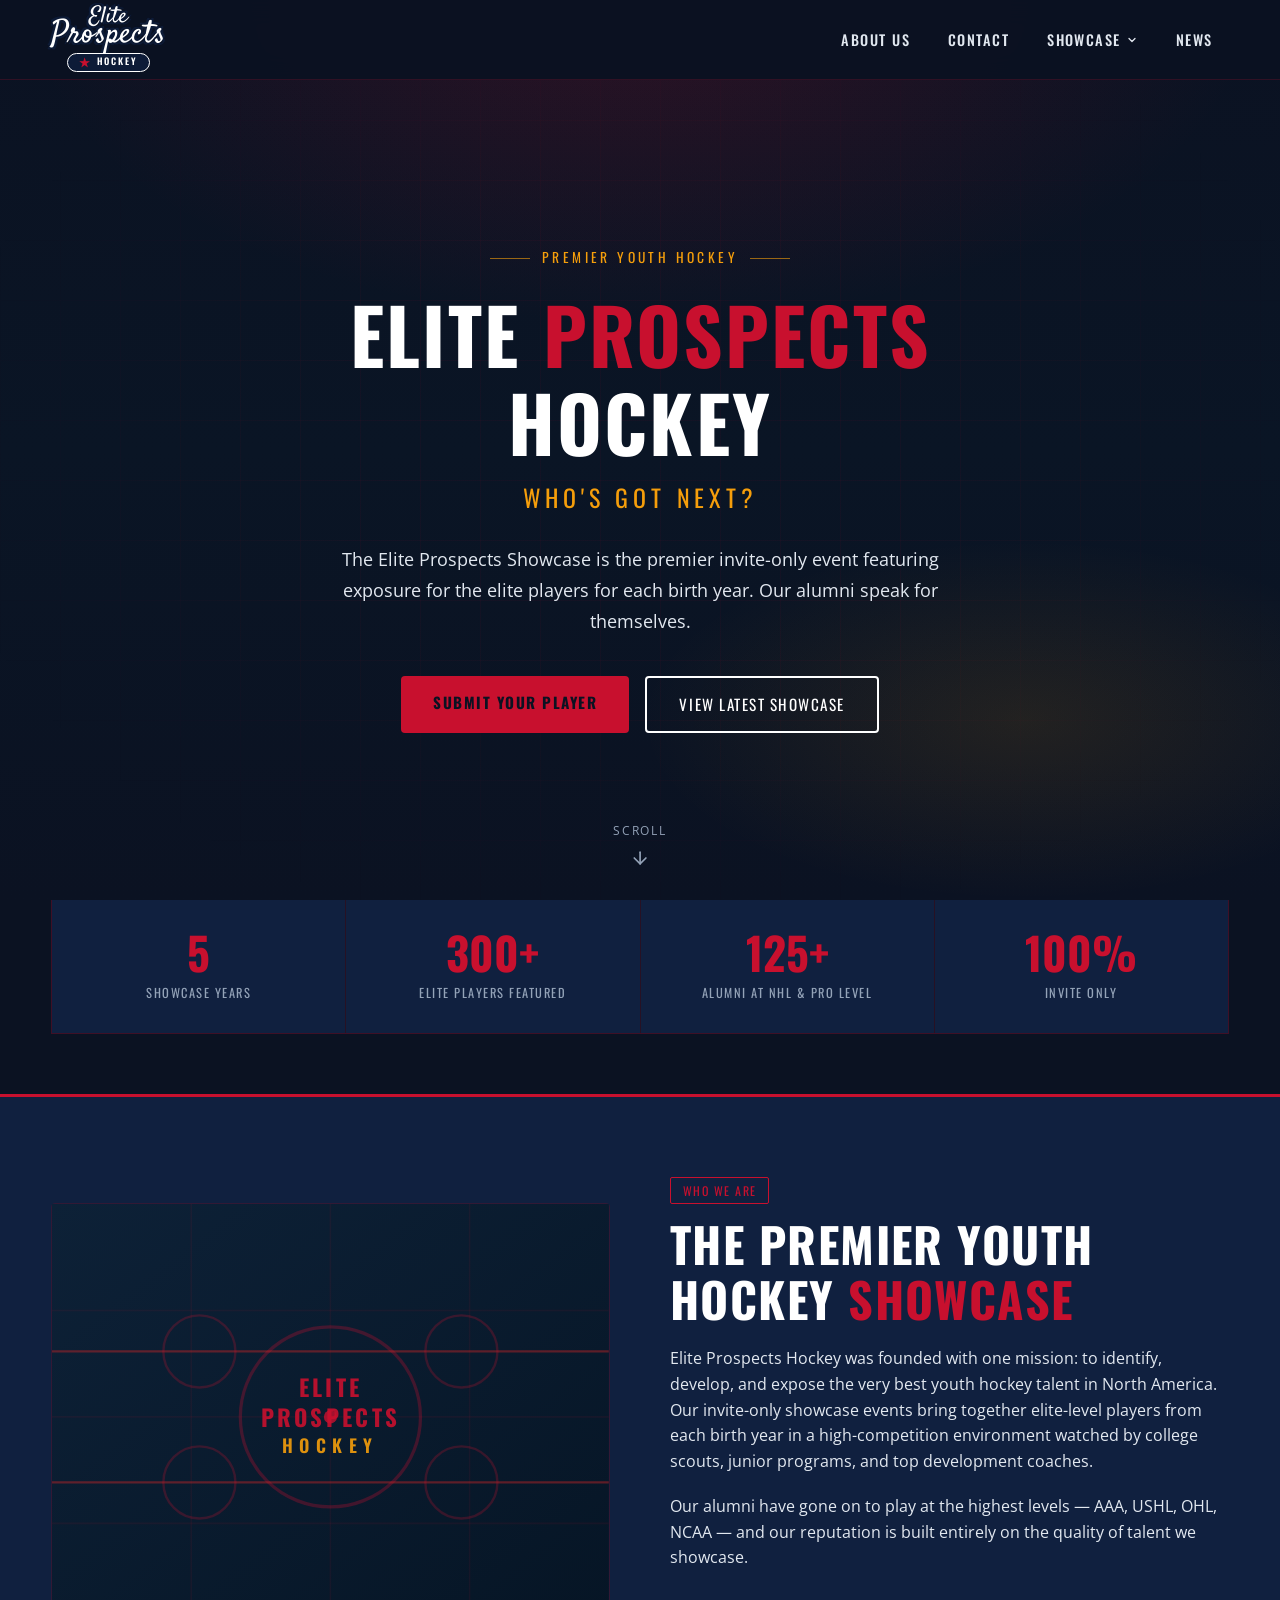
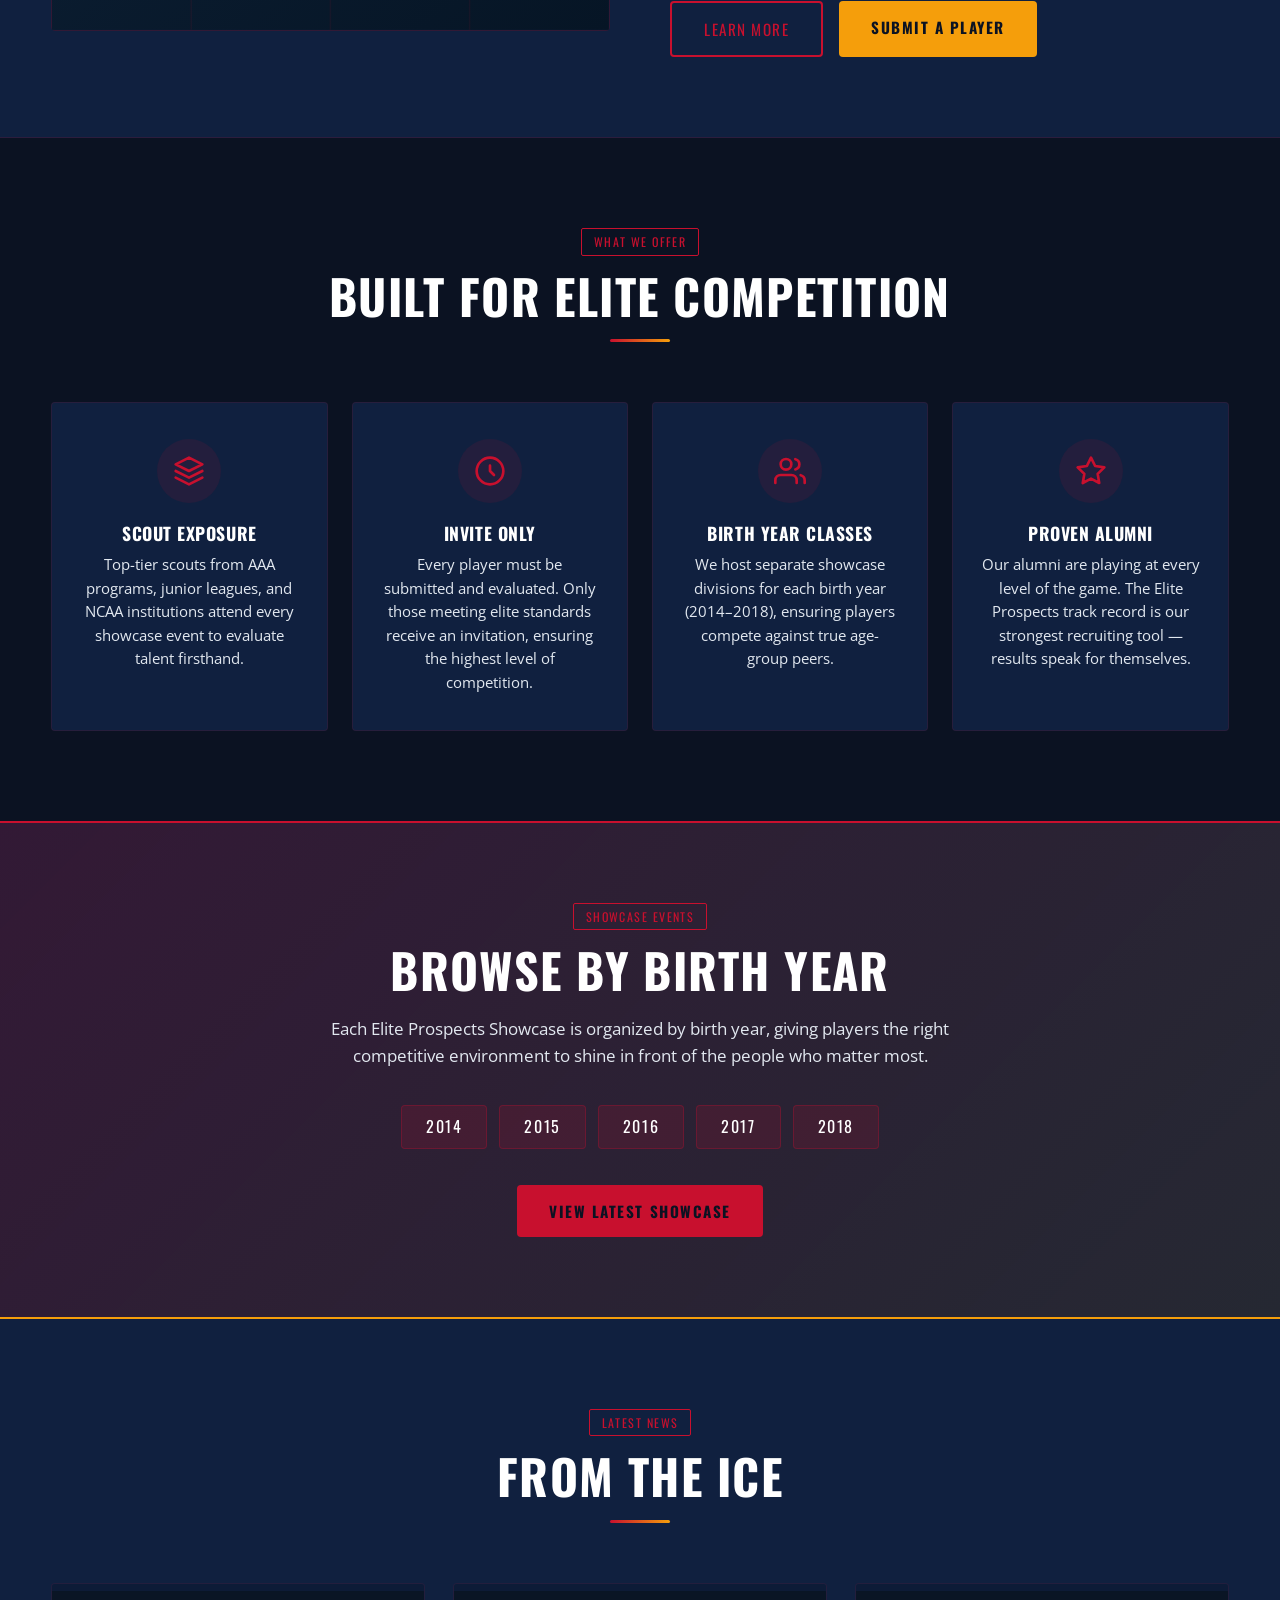
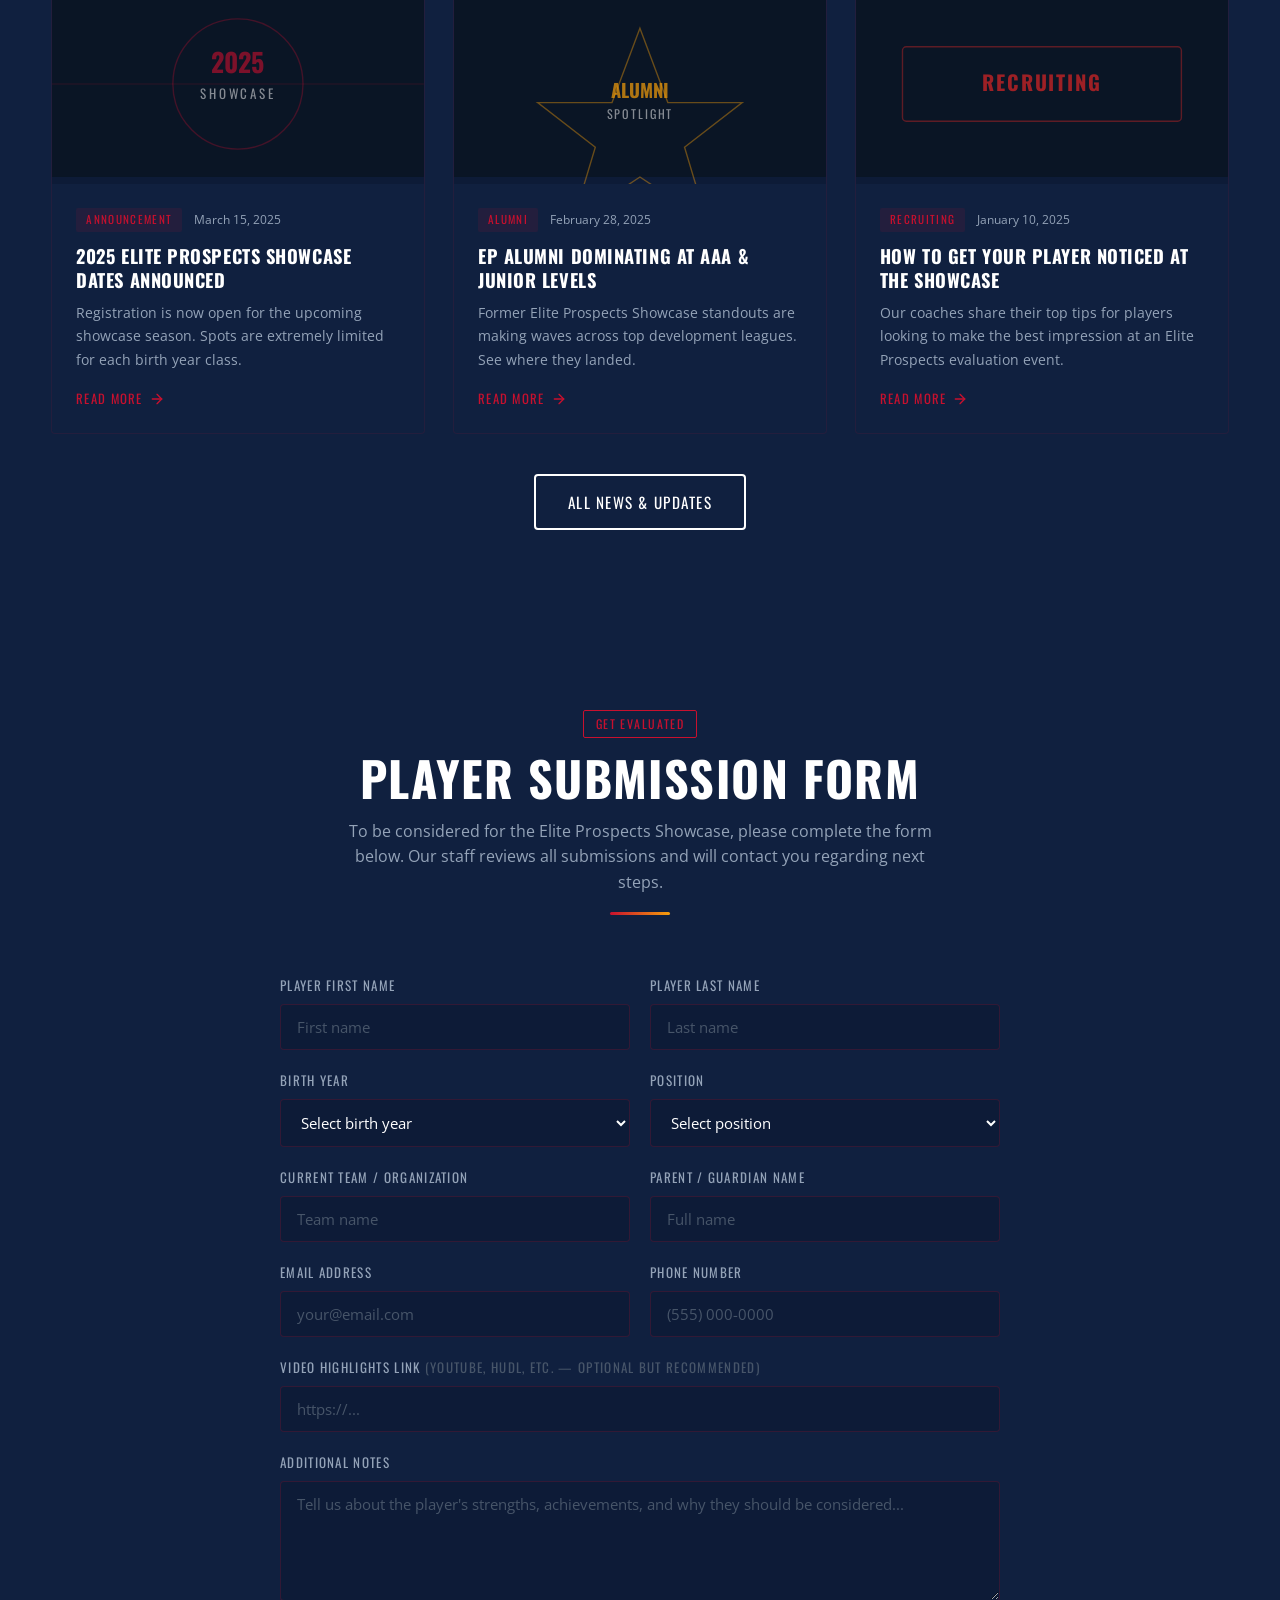
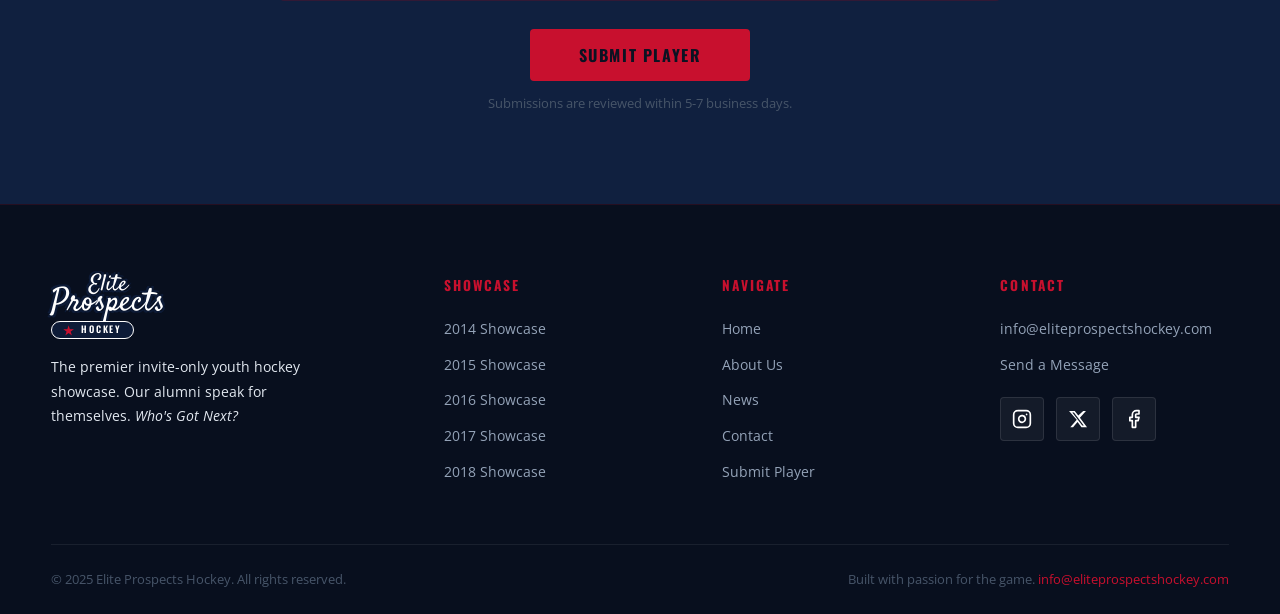
<file: index.html>
<!DOCTYPE html>
<html lang="en">
<head>
  <meta charset="UTF-8">
  <meta name="viewport" content="width=device-width, initial-scale=1.0">
  <title>Elite Prospects Hockey | Premier Youth Hockey Showcase</title>
  <meta name="description" content="Elite Prospects Hockey is the premier invite-only showcase featuring top youth hockey players for each birth year. Our alumni speak for themselves.">
  <link rel="stylesheet" href="css/styles.css">
  <link rel="icon" type="image/svg+xml" href="images/logo.svg">
</head>
<body>

  <!-- ══ HEADER ══════════════════════════════════════════════ -->
  <header class="site-header">
    <nav class="nav-inner">
      <a href="index.html" class="site-logo">
                <div class="logo-wordmark">
          <div class="logo-script">
            <span class="ls-elite">Elite</span>
            <span class="ls-prospects">Prospects</span>
          </div>
          <div class="logo-pill">
            <span class="logo-star">&#9733;</span>
            HOCKEY
          </div>
        </div>
      </a>

      <ul class="nav-links">
        <li><a href="about.html">About Us</a></li>
        <li><a href="contact.html">Contact</a></li>
        <li class="nav-dropdown">
          <span class="dropdown-toggle">
            Showcase
            <svg viewBox="0 0 24 24" fill="none" stroke="currentColor" stroke-width="2.5" stroke-linecap="round" stroke-linejoin="round">
              <polyline points="6 9 12 15 18 9"/>
            </svg>
          </span>
          <ul class="dropdown-menu">
            <li><a href="showcase/2014.html">2014</a></li>
            <li><a href="showcase/2015.html">2015</a></li>
            <li><a href="showcase/2016.html">2016</a></li>
            <li><a href="showcase/2017.html">2017</a></li>
            <li><a href="showcase/2018.html">2018</a></li>
          </ul>
        </li>
        <li><a href="news.html">News</a></li>
      </ul>

      <button class="nav-toggle" aria-label="Toggle navigation" aria-expanded="false">
        <span></span><span></span><span></span>
      </button>
    </nav>
  </header>

  <!-- ══ HERO ════════════════════════════════════════════════ -->
  <section class="hero">
    <div class="hero-bg"></div>
    <div class="hero-content">
      <p class="hero-eyebrow">Premier Youth Hockey</p>
      <h1>ELITE <span>PROSPECTS</span><br>HOCKEY</h1>
      <p class="hero-sub">Who's Got Next?</p>
      <p class="hero-text">
        The Elite Prospects Showcase is the premier invite-only event featuring
        exposure for the elite players for each birth year. Our alumni speak for themselves.
      </p>
      <div class="hero-actions">
        <a href="#submission" class="btn btn-primary">Submit Your Player</a>
        <a href="showcase/2018.html" class="btn btn-outline">View Latest Showcase</a>
      </div>
    </div>
    <div class="hero-scroll">
      <span>Scroll</span>
      <svg viewBox="0 0 24 24" fill="none" stroke="currentColor" stroke-width="2" stroke-linecap="round">
        <line x1="12" y1="5" x2="12" y2="19"/><polyline points="19 12 12 19 5 12"/>
      </svg>
    </div>
  </section>

  <!-- ══ STATS BAR ════════════════════════════════════════════ -->
  <div class="stats-row container" style="margin-top: -1px; border-radius: 0;">
    <div class="stat-box">
      <div class="stat-number">5</div>
      <div class="stat-label">Showcase Years</div>
    </div>
    <div class="stat-box">
      <div class="stat-number">300+</div>
      <div class="stat-label">Elite Players Featured</div>
    </div>
    <div class="stat-box">
      <div class="stat-number">125+</div>
      <div class="stat-label">Alumni at NHL & Pro Level</div>
    </div>
    <div class="stat-box">
      <div class="stat-number">100%</div>
      <div class="stat-label">Invite Only</div>
    </div>
  </div>

  <!-- ══ ABOUT STRIP ══════════════════════════════════════════ -->
  <section class="about-strip">
    <div class="container">
      <div class="visual">
        <div class="about-puck-art">
          <svg viewBox="0 0 340 260" xmlns="http://www.w3.org/2000/svg">
            <!-- Ice surface perspective -->
            <defs>
              <linearGradient id="iceGrad" x1="0%" y1="0%" x2="100%" y2="100%">
                <stop offset="0%" style="stop-color:#0d2137;stop-opacity:1"/>
                <stop offset="100%" style="stop-color:#061525;stop-opacity:1"/>
              </linearGradient>
              <linearGradient id="lineGrad" x1="0%" y1="0%" x2="100%" y2="0%">
                <stop offset="0%" style="stop-color:#c8102e;stop-opacity:0"/>
                <stop offset="50%" style="stop-color:#c8102e;stop-opacity:1"/>
                <stop offset="100%" style="stop-color:#c8102e;stop-opacity:0"/>
              </linearGradient>
            </defs>
            <rect width="340" height="260" fill="url(#iceGrad)"/>
            <!-- Grid lines -->
            <line x1="0" y1="65" x2="340" y2="65" stroke="rgba(200,16,46,0.08)" stroke-width="1"/>
            <line x1="0" y1="130" x2="340" y2="130" stroke="rgba(200,16,46,0.08)" stroke-width="1"/>
            <line x1="0" y1="195" x2="340" y2="195" stroke="rgba(200,16,46,0.08)" stroke-width="1"/>
            <line x1="85" y1="0" x2="85" y2="260" stroke="rgba(200,16,46,0.08)" stroke-width="1"/>
            <line x1="170" y1="0" x2="170" y2="260" stroke="rgba(200,16,46,0.08)" stroke-width="1"/>
            <line x1="255" y1="0" x2="255" y2="260" stroke="rgba(200,16,46,0.08)" stroke-width="1"/>
            <!-- Center line -->
            <line x1="0" y1="130" x2="340" y2="130" stroke="url(#lineGrad)" stroke-width="2"/>
            <!-- Center circle -->
            <circle cx="170" cy="130" r="55" stroke="#c8102e" stroke-width="2" fill="none" opacity="0.3"/>
            <circle cx="170" cy="130" r="4" fill="#c8102e" opacity="0.8"/>
            <!-- Red line -->
            <line x1="0" y1="90" x2="340" y2="90" stroke="#dc2626" stroke-width="1.5" opacity="0.4"/>
            <line x1="0" y1="170" x2="340" y2="170" stroke="#dc2626" stroke-width="1.5" opacity="0.4"/>
            <!-- Faceoff circles -->
            <circle cx="90" cy="90" r="22" stroke="#c8102e" stroke-width="1.5" fill="none" opacity="0.25"/>
            <circle cx="250" cy="90" r="22" stroke="#c8102e" stroke-width="1.5" fill="none" opacity="0.25"/>
            <circle cx="90" cy="170" r="22" stroke="#c8102e" stroke-width="1.5" fill="none" opacity="0.25"/>
            <circle cx="250" cy="170" r="22" stroke="#c8102e" stroke-width="1.5" fill="none" opacity="0.25"/>
            <!-- EP logo in center -->
            <text x="170" y="118" font-family="Oswald,Impact,sans-serif" font-size="14" font-weight="700"
                  fill="#c8102e" text-anchor="middle" letter-spacing="2" opacity="0.9">ELITE</text>
            <text x="170" y="136" font-family="Oswald,Impact,sans-serif" font-size="14" font-weight="700"
                  fill="#c8102e" text-anchor="middle" letter-spacing="2" opacity="0.9">PROSPECTS</text>
            <text x="170" y="152" font-family="Oswald,Impact,sans-serif" font-size="11" font-weight="600"
                  fill="#f59e0b" text-anchor="middle" letter-spacing="4" opacity="0.9">HOCKEY</text>
          </svg>
        </div>
      </div>
      <div class="content">
        <span class="tag">Who We Are</span>
        <h2>The Premier Youth Hockey <span style="color:var(--ice)">Showcase</span></h2>
        <p>Elite Prospects Hockey was founded with one mission: to identify, develop, and expose the very best youth hockey talent in North America. Our invite-only showcase events bring together elite-level players from each birth year in a high-competition environment watched by college scouts, junior programs, and top development coaches.</p>
        <p>Our alumni have gone on to play at the highest levels — AAA, USHL, OHL, NCAA — and our reputation is built entirely on the quality of talent we showcase.</p>
        <div style="margin-top:30px; display:flex; gap:16px; flex-wrap:wrap;">
          <a href="about.html" class="btn btn-outline-ice">Learn More</a>
          <a href="#submission" class="btn btn-gold">Submit a Player</a>
        </div>
      </div>
    </div>
  </section>

  <!-- ══ FEATURES ═════════════════════════════════════════════ -->
  <section class="section">
    <div class="container">
      <div class="section-heading">
        <span class="tag">What We Offer</span>
        <h2>Built for Elite Competition</h2>
        <div class="ice-line"></div>
      </div>
      <div class="features-grid">
        <div class="feature-card">
          <div class="feature-icon">
            <svg viewBox="0 0 24 24" fill="none" stroke="currentColor" stroke-width="2" stroke-linecap="round" stroke-linejoin="round">
              <path d="M12 2L2 7l10 5 10-5-10-5zM2 17l10 5 10-5M2 12l10 5 10-5"/>
            </svg>
          </div>
          <h3>Scout Exposure</h3>
          <p>Top-tier scouts from AAA programs, junior leagues, and NCAA institutions attend every showcase event to evaluate talent firsthand.</p>
        </div>
        <div class="feature-card">
          <div class="feature-icon">
            <svg viewBox="0 0 24 24" fill="none" stroke="currentColor" stroke-width="2" stroke-linecap="round" stroke-linejoin="round">
              <circle cx="12" cy="12" r="10"/><path d="M12 8v4l3 3"/>
            </svg>
          </div>
          <h3>Invite Only</h3>
          <p>Every player must be submitted and evaluated. Only those meeting elite standards receive an invitation, ensuring the highest level of competition.</p>
        </div>
        <div class="feature-card">
          <div class="feature-icon">
            <svg viewBox="0 0 24 24" fill="none" stroke="currentColor" stroke-width="2" stroke-linecap="round" stroke-linejoin="round">
              <path d="M17 21v-2a4 4 0 0 0-4-4H5a4 4 0 0 0-4 4v2"/><circle cx="9" cy="7" r="4"/>
              <path d="M23 21v-2a4 4 0 0 0-3-3.87M16 3.13a4 4 0 0 1 0 7.75"/>
            </svg>
          </div>
          <h3>Birth Year Classes</h3>
          <p>We host separate showcase divisions for each birth year (2014–2018), ensuring players compete against true age-group peers.</p>
        </div>
        <div class="feature-card">
          <div class="feature-icon">
            <svg viewBox="0 0 24 24" fill="none" stroke="currentColor" stroke-width="2" stroke-linecap="round" stroke-linejoin="round">
              <polygon points="12 2 15.09 8.26 22 9.27 17 14.14 18.18 21.02 12 17.77 5.82 21.02 7 14.14 2 9.27 8.91 8.26 12 2"/>
            </svg>
          </div>
          <h3>Proven Alumni</h3>
          <p>Our alumni are playing at every level of the game. The Elite Prospects track record is our strongest recruiting tool — results speak for themselves.</p>
        </div>
      </div>
    </div>
  </section>

  <!-- ══ SHOWCASE YEARS BANNER ════════════════════════════════ -->
  <section class="showcase-banner">
    <div class="container">
      <span class="tag">Showcase Events</span>
      <h2>Browse By Birth Year</h2>
      <p>Each Elite Prospects Showcase is organized by birth year, giving players the right competitive environment to shine in front of the people who matter most.</p>
      <div class="year-tags">
        <a href="showcase/2014.html" class="year-tag">2014</a>
        <a href="showcase/2015.html" class="year-tag">2015</a>
        <a href="showcase/2016.html" class="year-tag">2016</a>
        <a href="showcase/2017.html" class="year-tag">2017</a>
        <a href="showcase/2018.html" class="year-tag">2018</a>
      </div>
      <a href="showcase/2018.html" class="btn btn-primary">View Latest Showcase</a>
    </div>
  </section>

  <!-- ══ LATEST NEWS ══════════════════════════════════════════ -->
  <section class="section section--dark">
    <div class="container">
      <div class="section-heading">
        <span class="tag">Latest News</span>
        <h2>From The Ice</h2>
        <div class="ice-line"></div>
      </div>
      <div class="news-grid">

        <article class="news-card">
          <div class="news-card-img">
            <svg class="news-img-art" viewBox="0 0 400 200" xmlns="http://www.w3.org/2000/svg">
              <rect width="400" height="200" fill="#0a1525"/>
              <circle cx="200" cy="100" r="70" fill="none" stroke="#c8102e" stroke-width="1.5" opacity="0.3"/>
              <line x1="0" y1="100" x2="400" y2="100" stroke="#c8102e" stroke-width="1" opacity="0.2"/>
              <text x="200" y="88" font-family="Oswald,sans-serif" font-size="28" font-weight="700"
                    fill="#c8102e" text-anchor="middle" opacity="0.6">2025</text>
              <text x="200" y="116" font-family="Oswald,sans-serif" font-size="14"
                    fill="#ffffff" text-anchor="middle" opacity="0.5" letter-spacing="3">SHOWCASE</text>
            </svg>
          </div>
          <div class="news-card-body">
            <div class="news-meta">
              <span class="news-cat">Announcement</span>
              <span class="news-date">March 15, 2025</span>
            </div>
            <h3>2025 Elite Prospects Showcase Dates Announced</h3>
            <p>Registration is now open for the upcoming showcase season. Spots are extremely limited for each birth year class.</p>
            <a href="news.html" class="read-more">Read More
              <svg width="16" height="16" viewBox="0 0 24 24" fill="none" stroke="currentColor" stroke-width="2" stroke-linecap="round">
                <line x1="5" y1="12" x2="19" y2="12"/><polyline points="12 5 19 12 12 19"/>
              </svg>
            </a>
          </div>
        </article>

        <article class="news-card">
          <div class="news-card-img">
            <svg class="news-img-art" viewBox="0 0 400 200" xmlns="http://www.w3.org/2000/svg">
              <rect width="400" height="200" fill="#0a1525"/>
              <polygon points="200,40 230,120 310,120 248,168 272,248 200,200 128,248 152,168 90,120 170,120"
                       fill="none" stroke="#f59e0b" stroke-width="1.5" opacity="0.4"/>
              <text x="200" y="115" font-family="Oswald,sans-serif" font-size="20" font-weight="700"
                    fill="#f59e0b" text-anchor="middle" opacity="0.7">ALUMNI</text>
              <text x="200" y="138" font-family="Oswald,sans-serif" font-size="13"
                    fill="#ffffff" text-anchor="middle" opacity="0.5" letter-spacing="2">SPOTLIGHT</text>
            </svg>
          </div>
          <div class="news-card-body">
            <div class="news-meta">
              <span class="news-cat">Alumni</span>
              <span class="news-date">February 28, 2025</span>
            </div>
            <h3>EP Alumni Dominating at AAA & Junior Levels</h3>
            <p>Former Elite Prospects Showcase standouts are making waves across top development leagues. See where they landed.</p>
            <a href="news.html" class="read-more">Read More
              <svg width="16" height="16" viewBox="0 0 24 24" fill="none" stroke="currentColor" stroke-width="2" stroke-linecap="round">
                <line x1="5" y1="12" x2="19" y2="12"/><polyline points="12 5 19 12 12 19"/>
              </svg>
            </a>
          </div>
        </article>

        <article class="news-card">
          <div class="news-card-img">
            <svg class="news-img-art" viewBox="0 0 400 200" xmlns="http://www.w3.org/2000/svg">
              <rect width="400" height="200" fill="#0a1525"/>
              <rect x="50" y="60" width="300" height="80" rx="4" fill="none" stroke="#dc2626" stroke-width="1.5" opacity="0.4"/>
              <text x="200" y="108" font-family="Oswald,sans-serif" font-size="22" font-weight="700"
                    fill="#dc2626" text-anchor="middle" opacity="0.7" letter-spacing="2">RECRUITING</text>
            </svg>
          </div>
          <div class="news-card-body">
            <div class="news-meta">
              <span class="news-cat">Recruiting</span>
              <span class="news-date">January 10, 2025</span>
            </div>
            <h3>How to Get Your Player Noticed at the Showcase</h3>
            <p>Our coaches share their top tips for players looking to make the best impression at an Elite Prospects evaluation event.</p>
            <a href="news.html" class="read-more">Read More
              <svg width="16" height="16" viewBox="0 0 24 24" fill="none" stroke="currentColor" stroke-width="2" stroke-linecap="round">
                <line x1="5" y1="12" x2="19" y2="12"/><polyline points="12 5 19 12 12 19"/>
              </svg>
            </a>
          </div>
        </article>

      </div>
      <div style="text-align:center; margin-top:40px;">
        <a href="news.html" class="btn btn-outline">All News &amp; Updates</a>
      </div>
    </div>
  </section>

  <!-- ══ PLAYER SUBMISSION ════════════════════════════════════ -->
  <section class="section submission-section" id="submission">
    <div class="container">
      <div class="section-heading">
        <span class="tag">Get Evaluated</span>
        <h2>Player Submission Form</h2>
        <p>To be considered for the Elite Prospects Showcase, please complete the form below. Our staff reviews all submissions and will contact you regarding next steps.</p>
        <div class="ice-line"></div>
      </div>
      <div class="form-wrapper">
        <form id="player-submission-form" novalidate>
          <div class="form-grid">
            <div class="form-group">
              <label for="player-first">Player First Name</label>
              <input type="text" id="player-first" name="player-first" placeholder="First name" required>
            </div>
            <div class="form-group">
              <label for="player-last">Player Last Name</label>
              <input type="text" id="player-last" name="player-last" placeholder="Last name" required>
            </div>
            <div class="form-group">
              <label for="birth-year">Birth Year</label>
              <select id="birth-year" name="birth-year" required>
                <option value="" disabled selected>Select birth year</option>
                <option value="2014">2014</option>
                <option value="2015">2015</option>
                <option value="2016">2016</option>
                <option value="2017">2017</option>
                <option value="2018">2018</option>
              </select>
            </div>
            <div class="form-group">
              <label for="position">Position</label>
              <select id="position" name="position" required>
                <option value="" disabled selected>Select position</option>
                <option value="forward">Forward</option>
                <option value="defense">Defense</option>
                <option value="goalie">Goalie</option>
              </select>
            </div>
            <div class="form-group">
              <label for="current-team">Current Team / Organization</label>
              <input type="text" id="current-team" name="current-team" placeholder="Team name" required>
            </div>
            <div class="form-group">
              <label for="parent-name">Parent / Guardian Name</label>
              <input type="text" id="parent-name" name="parent-name" placeholder="Full name" required>
            </div>
            <div class="form-group">
              <label for="email">Email Address</label>
              <input type="email" id="email" name="email" placeholder="your@email.com" required>
            </div>
            <div class="form-group">
              <label for="phone">Phone Number</label>
              <input type="tel" id="phone" name="phone" placeholder="(555) 000-0000">
            </div>
            <div class="form-group full">
              <label for="video-link">Video Highlights Link <span class="form-note">(YouTube, Hudl, etc. — optional but recommended)</span></label>
              <input type="url" id="video-link" name="video-link" placeholder="https://...">
            </div>
            <div class="form-group full">
              <label for="notes">Additional Notes</label>
              <textarea id="notes" name="notes" placeholder="Tell us about the player's strengths, achievements, and why they should be considered..."></textarea>
            </div>
          </div>
          <div style="margin-top:28px; text-align:center;">
            <button type="submit" class="btn btn-primary" style="min-width:220px; font-size:1rem;">Submit Player</button>
            <p style="margin-top:12px; font-size:.82rem; color:var(--gray-600);">Submissions are reviewed within 5-7 business days.</p>
          </div>
        </form>
      </div>
    </div>
  </section>

  <!-- ══ FOOTER ═══════════════════════════════════════════════ -->
  <footer class="site-footer">
    <div class="container">
      <div class="footer-main">
        <div class="footer-brand">
          <div class="logo-wordmark" style="align-items:flex-start; margin-bottom:16px;">
            <div class="logo-script">
              <span class="ls-elite">Elite</span>
              <span class="ls-prospects">Prospects</span>
            </div>
            <div class="logo-pill">
              <span class="logo-star">&#9733;</span>
              HOCKEY
            </div>
          </div>
          <p>The premier invite-only youth hockey showcase. Our alumni speak for themselves. <em>Who's Got Next?</em></p>
        </div>
        <div class="footer-col">
          <h5>Showcase</h5>
          <ul>
            <li><a href="showcase/2014.html">2014 Showcase</a></li>
            <li><a href="showcase/2015.html">2015 Showcase</a></li>
            <li><a href="showcase/2016.html">2016 Showcase</a></li>
            <li><a href="showcase/2017.html">2017 Showcase</a></li>
            <li><a href="showcase/2018.html">2018 Showcase</a></li>
          </ul>
        </div>
        <div class="footer-col">
          <h5>Navigate</h5>
          <ul>
            <li><a href="index.html">Home</a></li>
            <li><a href="about.html">About Us</a></li>
            <li><a href="news.html">News</a></li>
            <li><a href="contact.html">Contact</a></li>
            <li><a href="#submission">Submit Player</a></li>
          </ul>
        </div>
        <div class="footer-col">
          <h5>Contact</h5>
          <ul>
            <li><a href="mailto:info@eliteprospectshockey.com">info@eliteprospectshockey.com</a></li>
            <li><a href="contact.html">Send a Message</a></li>
          </ul>
          <div class="social-links" style="margin-top:20px;">
            <a href="#" class="social-link" aria-label="Instagram">
              <svg viewBox="0 0 24 24" fill="none" stroke="currentColor" stroke-width="2" stroke-linecap="round" stroke-linejoin="round" width="20" height="20">
                <rect x="2" y="2" width="20" height="20" rx="5" ry="5"/><path d="M16 11.37A4 4 0 1 1 12.63 8 4 4 0 0 1 16 11.37z"/><line x1="17.5" y1="6.5" x2="17.51" y2="6.5"/>
              </svg>
            </a>
            <a href="#" class="social-link" aria-label="Twitter/X">
              <svg viewBox="0 0 24 24" fill="currentColor" width="20" height="20">
                <path d="M18.244 2.25h3.308l-7.227 8.26 8.502 11.24H16.17l-4.714-6.231-5.401 6.231H2.744l7.73-8.835L1.254 2.25H8.08l4.254 5.622zm-1.161 17.52h1.833L7.084 4.126H5.117z"/>
              </svg>
            </a>
            <a href="#" class="social-link" aria-label="Facebook">
              <svg viewBox="0 0 24 24" fill="none" stroke="currentColor" stroke-width="2" stroke-linecap="round" stroke-linejoin="round" width="20" height="20">
                <path d="M18 2h-3a5 5 0 0 0-5 5v3H7v4h3v8h4v-8h3l1-4h-4V7a1 1 0 0 1 1-1h3z"/>
              </svg>
            </a>
          </div>
        </div>
      </div>
      <div class="footer-bottom">
        <p>&copy; 2025 Elite Prospects Hockey. All rights reserved.</p>
        <p>Built with passion for the game. <a href="mailto:info@eliteprospectshockey.com">info@eliteprospectshockey.com</a></p>
      </div>
    </div>
  </footer>

  <script src="js/main.js"></script>
</body>
</html>
</file>
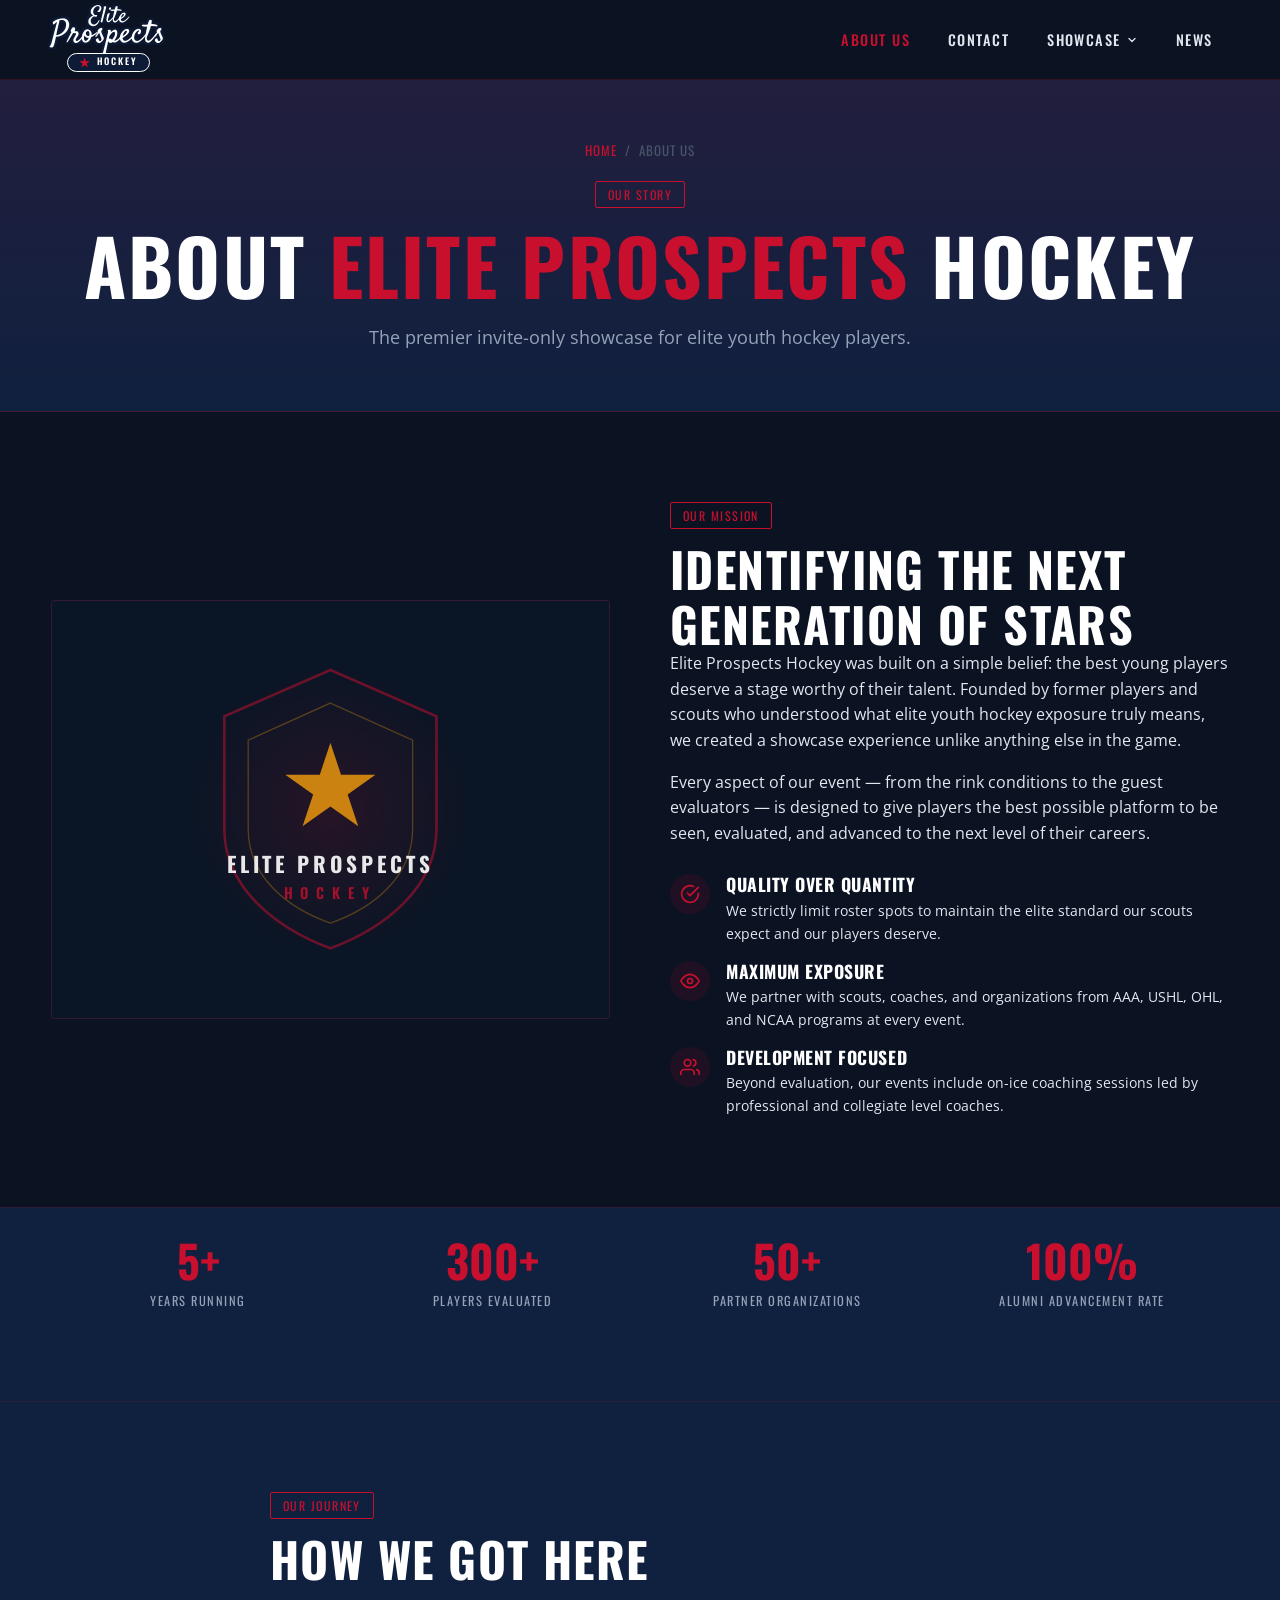
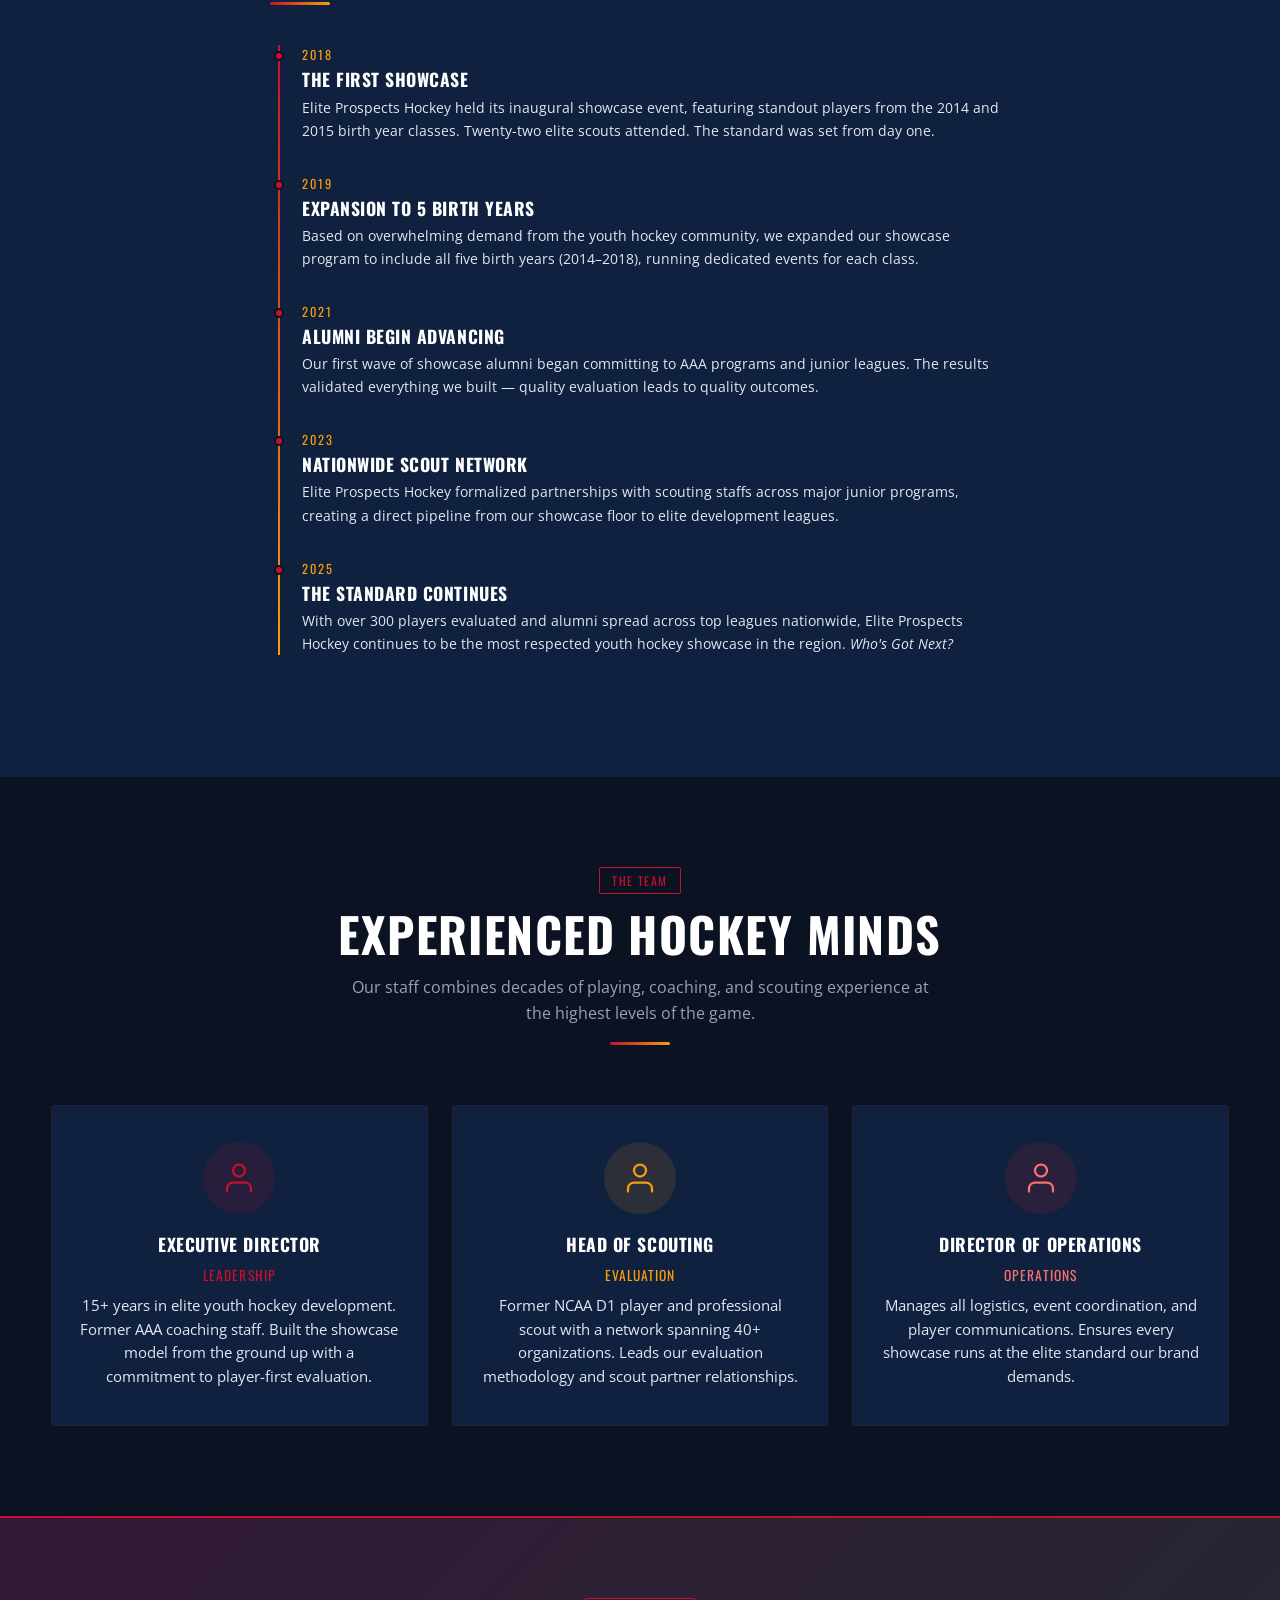
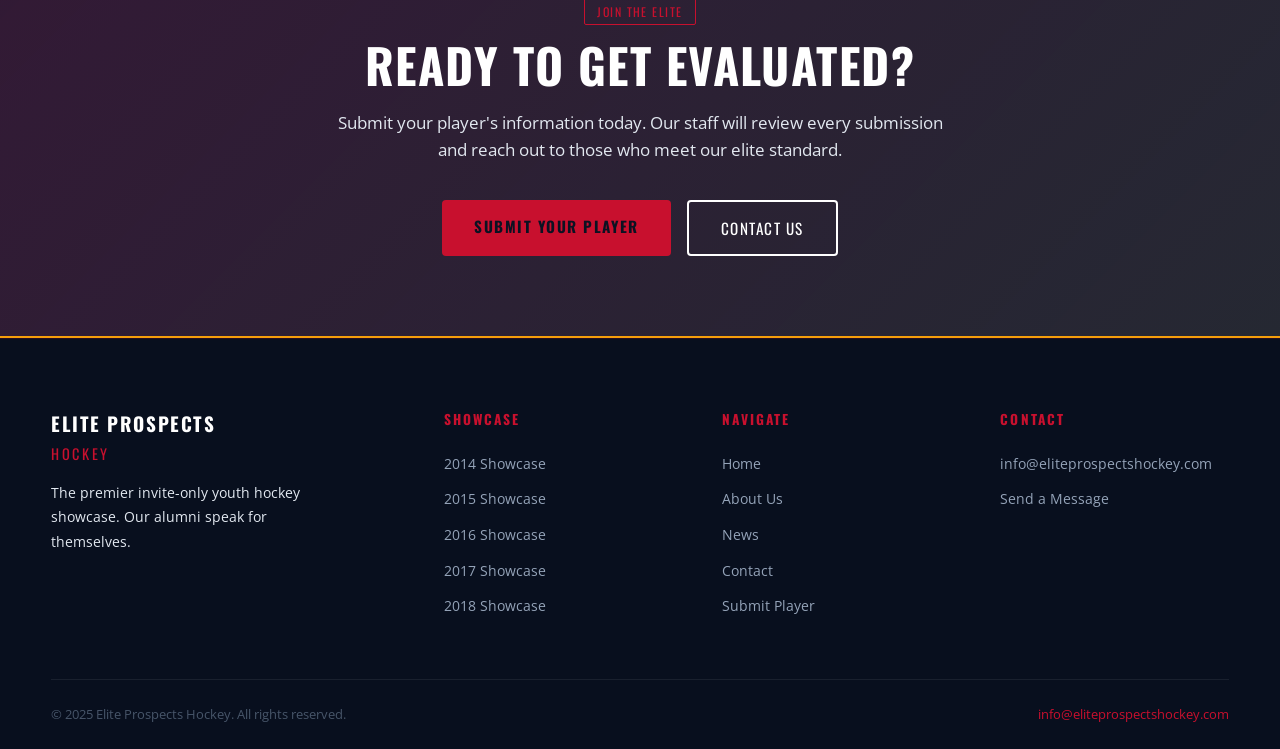
<file: about.html>
<!DOCTYPE html>
<html lang="en">
<head>
  <meta charset="UTF-8">
  <meta name="viewport" content="width=device-width, initial-scale=1.0">
  <title>About Us | Elite Prospects Hockey</title>
  <meta name="description" content="Learn about Elite Prospects Hockey — the premier invite-only showcase for elite youth hockey players across North America.">
  <link rel="stylesheet" href="css/styles.css">
  <link rel="icon" type="image/svg+xml" href="images/logo.svg">
</head>
<body>

  <!-- ══ HEADER ══════════════════════════════════════════════ -->
  <header class="site-header">
    <nav class="nav-inner">
      <a href="index.html" class="site-logo">
                <div class="logo-wordmark">
          <div class="logo-script">
            <span class="ls-elite">Elite</span>
            <span class="ls-prospects">Prospects</span>
          </div>
          <div class="logo-pill">
            <span class="logo-star">&#9733;</span>
            HOCKEY
          </div>
        </div>
      </a>
      <ul class="nav-links">
        <li><a href="about.html" class="active">About Us</a></li>
        <li><a href="contact.html">Contact</a></li>
        <li class="nav-dropdown">
          <span class="dropdown-toggle">Showcase
            <svg viewBox="0 0 24 24" fill="none" stroke="currentColor" stroke-width="2.5" stroke-linecap="round" stroke-linejoin="round">
              <polyline points="6 9 12 15 18 9"/>
            </svg>
          </span>
          <ul class="dropdown-menu">
            <li><a href="showcase/2014.html">2014</a></li>
            <li><a href="showcase/2015.html">2015</a></li>
            <li><a href="showcase/2016.html">2016</a></li>
            <li><a href="showcase/2017.html">2017</a></li>
            <li><a href="showcase/2018.html">2018</a></li>
          </ul>
        </li>
        <li><a href="news.html">News</a></li>
      </ul>
      <button class="nav-toggle" aria-label="Toggle navigation" aria-expanded="false">
        <span></span><span></span><span></span>
      </button>
    </nav>
  </header>

  <!-- ══ PAGE HERO ════════════════════════════════════════════ -->
  <section class="page-hero">
    <div class="container">
      <div class="breadcrumb">
        <a href="index.html">Home</a><span>/</span><span>About Us</span>
      </div>
      <span class="tag">Our Story</span>
      <h1>About <span style="color:var(--ice)">Elite Prospects</span> Hockey</h1>
      <p>The premier invite-only showcase for elite youth hockey players.</p>
    </div>
  </section>

  <!-- ══ MISSION ══════════════════════════════════════════════ -->
  <section class="section">
    <div class="container">
      <div class="about-grid">
        <div class="about-visual">
          <svg viewBox="0 0 420 320" xmlns="http://www.w3.org/2000/svg" width="100%">
            <defs>
              <radialGradient id="glow" cx="50%" cy="50%" r="50%">
                <stop offset="0%" stop-color="#c8102e" stop-opacity="0.15"/>
                <stop offset="100%" stop-color="#c8102e" stop-opacity="0"/>
              </radialGradient>
            </defs>
            <rect width="420" height="320" fill="#0a1525"/>
            <circle cx="210" cy="160" r="110" fill="url(#glow)"/>
            <!-- Shield outline -->
            <path d="M210 55 L290 90 L290 175 C290 220 250 250 210 265 C170 250 130 220 130 175 L130 90 Z"
                  fill="none" stroke="#c8102e" stroke-width="2" opacity="0.5"/>
            <!-- Inner shield accent -->
            <path d="M210 80 L272 108 L272 175 C272 210 244 234 210 246 C176 234 148 210 148 175 L148 108 Z"
                  fill="none" stroke="#f59e0b" stroke-width="1" opacity="0.3"/>
            <!-- Star -->
            <path d="M210 110 L218 134 L244 134 L223 149 L231 173 L210 158 L189 173 L197 149 L176 134 L202 134 Z"
                  fill="#f59e0b" opacity="0.8"/>
            <!-- Text -->
            <text x="210" y="208" font-family="Oswald,sans-serif" font-size="16" font-weight="700"
                  fill="#ffffff" text-anchor="middle" letter-spacing="3" opacity="0.9">ELITE PROSPECTS</text>
            <text x="210" y="228" font-family="Oswald,sans-serif" font-size="11" font-weight="600"
                  fill="#c8102e" text-anchor="middle" letter-spacing="6" opacity="0.8">HOCKEY</text>
          </svg>
        </div>
        <div>
          <span class="tag">Our Mission</span>
          <h2>Identifying the Next Generation of Stars</h2>
          <p style="margin-bottom:16px;">Elite Prospects Hockey was built on a simple belief: the best young players deserve a stage worthy of their talent. Founded by former players and scouts who understood what elite youth hockey exposure truly means, we created a showcase experience unlike anything else in the game.</p>
          <p style="margin-bottom:28px;">Every aspect of our event — from the rink conditions to the guest evaluators — is designed to give players the best possible platform to be seen, evaluated, and advanced to the next level of their careers.</p>
          <div class="mission-list">
            <div class="mission-item">
              <div class="mission-icon">
                <svg viewBox="0 0 24 24" fill="none" stroke="currentColor" stroke-width="2" stroke-linecap="round" stroke-linejoin="round">
                  <path d="M22 11.08V12a10 10 0 1 1-5.93-9.14"/><polyline points="22 4 12 14.01 9 11.01"/>
                </svg>
              </div>
              <div>
                <h4>Quality Over Quantity</h4>
                <p>We strictly limit roster spots to maintain the elite standard our scouts expect and our players deserve.</p>
              </div>
            </div>
            <div class="mission-item">
              <div class="mission-icon">
                <svg viewBox="0 0 24 24" fill="none" stroke="currentColor" stroke-width="2" stroke-linecap="round" stroke-linejoin="round">
                  <path d="M1 12s4-8 11-8 11 8 11 8-4 8-11 8-11-8-11-8z"/><circle cx="12" cy="12" r="3"/>
                </svg>
              </div>
              <div>
                <h4>Maximum Exposure</h4>
                <p>We partner with scouts, coaches, and organizations from AAA, USHL, OHL, and NCAA programs at every event.</p>
              </div>
            </div>
            <div class="mission-item">
              <div class="mission-icon">
                <svg viewBox="0 0 24 24" fill="none" stroke="currentColor" stroke-width="2" stroke-linecap="round" stroke-linejoin="round">
                  <path d="M17 21v-2a4 4 0 0 0-4-4H5a4 4 0 0 0-4 4v2"/><circle cx="9" cy="7" r="4"/>
                  <path d="M23 21v-2a4 4 0 0 0-3-3.87M16 3.13a4 4 0 0 1 0 7.75"/>
                </svg>
              </div>
              <div>
                <h4>Development Focused</h4>
                <p>Beyond evaluation, our events include on-ice coaching sessions led by professional and collegiate level coaches.</p>
              </div>
            </div>
          </div>
        </div>
      </div>
    </div>
  </section>

  <!-- ══ STATS ════════════════════════════════════════════════ -->
  <div style="background:var(--navy); border-top:1px solid rgba(200,16,46,.15); border-bottom:1px solid rgba(200,16,46,.15);">
    <div class="stats-row container" style="border:none; border-radius:0; background:transparent;">
      <div class="stat-box" style="background:transparent;">
        <div class="stat-number">5+</div>
        <div class="stat-label">Years Running</div>
      </div>
      <div class="stat-box" style="background:transparent;">
        <div class="stat-number">300+</div>
        <div class="stat-label">Players Evaluated</div>
      </div>
      <div class="stat-box" style="background:transparent;">
        <div class="stat-number">50+</div>
        <div class="stat-label">Partner Organizations</div>
      </div>
      <div class="stat-box" style="background:transparent;">
        <div class="stat-number">100%</div>
        <div class="stat-label">Alumni Advancement Rate</div>
      </div>
    </div>
  </div>

  <!-- ══ HISTORY TIMELINE ═════════════════════════════════════ -->
  <section class="section section--dark">
    <div class="container">
      <div style="max-width:740px; margin-inline:auto;">
        <div class="section-heading" style="text-align:left; margin-bottom:40px;">
          <span class="tag">Our Journey</span>
          <h2>How We Got Here</h2>
          <div class="ice-line" style="margin-left:0;"></div>
        </div>
        <div class="timeline">
          <div class="timeline-item">
            <div class="timeline-year">2018</div>
            <h4>The First Showcase</h4>
            <p>Elite Prospects Hockey held its inaugural showcase event, featuring standout players from the 2014 and 2015 birth year classes. Twenty-two elite scouts attended. The standard was set from day one.</p>
          </div>
          <div class="timeline-item">
            <div class="timeline-year">2019</div>
            <h4>Expansion to 5 Birth Years</h4>
            <p>Based on overwhelming demand from the youth hockey community, we expanded our showcase program to include all five birth years (2014–2018), running dedicated events for each class.</p>
          </div>
          <div class="timeline-item">
            <div class="timeline-year">2021</div>
            <h4>Alumni Begin Advancing</h4>
            <p>Our first wave of showcase alumni began committing to AAA programs and junior leagues. The results validated everything we built — quality evaluation leads to quality outcomes.</p>
          </div>
          <div class="timeline-item">
            <div class="timeline-year">2023</div>
            <h4>Nationwide Scout Network</h4>
            <p>Elite Prospects Hockey formalized partnerships with scouting staffs across major junior programs, creating a direct pipeline from our showcase floor to elite development leagues.</p>
          </div>
          <div class="timeline-item">
            <div class="timeline-year">2025</div>
            <h4>The Standard Continues</h4>
            <p>With over 300 players evaluated and alumni spread across top leagues nationwide, Elite Prospects Hockey continues to be the most respected youth hockey showcase in the region. <em>Who's Got Next?</em></p>
          </div>
        </div>
      </div>
    </div>
  </section>

  <!-- ══ TEAM ═════════════════════════════════════════════════ -->
  <section class="section">
    <div class="container">
      <div class="section-heading">
        <span class="tag">The Team</span>
        <h2>Experienced Hockey Minds</h2>
        <p>Our staff combines decades of playing, coaching, and scouting experience at the highest levels of the game.</p>
        <div class="ice-line"></div>
      </div>
      <div class="features-grid">
        <div class="feature-card">
          <div class="feature-icon" style="width:72px;height:72px;border-radius:50%;background:rgba(200,16,46,.12);margin-bottom:20px;">
            <svg viewBox="0 0 24 24" fill="none" stroke="currentColor" stroke-width="1.5" stroke-linecap="round" stroke-linejoin="round" style="width:36px;height:36px;color:var(--ice);">
              <path d="M20 21v-2a4 4 0 0 0-4-4H8a4 4 0 0 0-4 4v2"/><circle cx="12" cy="7" r="4"/>
            </svg>
          </div>
          <h3>Executive Director</h3>
          <p style="color:var(--ice); font-size:.85rem; font-family:var(--font-heading); letter-spacing:.08em; margin-bottom:8px;">LEADERSHIP</p>
          <p>15+ years in elite youth hockey development. Former AAA coaching staff. Built the showcase model from the ground up with a commitment to player-first evaluation.</p>
        </div>
        <div class="feature-card">
          <div class="feature-icon" style="width:72px;height:72px;border-radius:50%;background:rgba(245,158,11,.12);margin-bottom:20px;">
            <svg viewBox="0 0 24 24" fill="none" stroke="currentColor" stroke-width="1.5" stroke-linecap="round" stroke-linejoin="round" style="width:36px;height:36px;color:var(--gold);">
              <path d="M20 21v-2a4 4 0 0 0-4-4H8a4 4 0 0 0-4 4v2"/><circle cx="12" cy="7" r="4"/>
            </svg>
          </div>
          <h3>Head of Scouting</h3>
          <p style="color:var(--gold); font-size:.85rem; font-family:var(--font-heading); letter-spacing:.08em; margin-bottom:8px;">EVALUATION</p>
          <p>Former NCAA D1 player and professional scout with a network spanning 40+ organizations. Leads our evaluation methodology and scout partner relationships.</p>
        </div>
        <div class="feature-card">
          <div class="feature-icon" style="width:72px;height:72px;border-radius:50%;background:rgba(220,38,38,.12);margin-bottom:20px;">
            <svg viewBox="0 0 24 24" fill="none" stroke="currentColor" stroke-width="1.5" stroke-linecap="round" stroke-linejoin="round" style="width:36px;height:36px;color:#f87171;">
              <path d="M20 21v-2a4 4 0 0 0-4-4H8a4 4 0 0 0-4 4v2"/><circle cx="12" cy="7" r="4"/>
            </svg>
          </div>
          <h3>Director of Operations</h3>
          <p style="color:#f87171; font-size:.85rem; font-family:var(--font-heading); letter-spacing:.08em; margin-bottom:8px;">OPERATIONS</p>
          <p>Manages all logistics, event coordination, and player communications. Ensures every showcase runs at the elite standard our brand demands.</p>
        </div>
      </div>
    </div>
  </section>

  <!-- ══ CTA ══════════════════════════════════════════════════ -->
  <section class="showcase-banner">
    <div class="container">
      <span class="tag">Join the Elite</span>
      <h2>Ready to Get Evaluated?</h2>
      <p>Submit your player's information today. Our staff will review every submission and reach out to those who meet our elite standard.</p>
      <div style="display:flex; gap:16px; justify-content:center; flex-wrap:wrap;">
        <a href="index.html#submission" class="btn btn-primary">Submit Your Player</a>
        <a href="contact.html" class="btn btn-outline">Contact Us</a>
      </div>
    </div>
  </section>

  <!-- ══ FOOTER ═══════════════════════════════════════════════ -->
  <footer class="site-footer">
    <div class="container">
      <div class="footer-main">
        <div class="footer-brand">
          <div style="margin-bottom:16px;">
            <div style="font-family:'Oswald',sans-serif;font-size:1.2rem;letter-spacing:.08em;font-weight:700;color:var(--white);">ELITE PROSPECTS</div>
            <div style="font-family:'Oswald',sans-serif;font-size:.9rem;letter-spacing:.18em;color:var(--ice);margin-top:2px;">HOCKEY</div>
          </div>
          <p>The premier invite-only youth hockey showcase. Our alumni speak for themselves.</p>
        </div>
        <div class="footer-col">
          <h5>Showcase</h5>
          <ul>
            <li><a href="showcase/2014.html">2014 Showcase</a></li>
            <li><a href="showcase/2015.html">2015 Showcase</a></li>
            <li><a href="showcase/2016.html">2016 Showcase</a></li>
            <li><a href="showcase/2017.html">2017 Showcase</a></li>
            <li><a href="showcase/2018.html">2018 Showcase</a></li>
          </ul>
        </div>
        <div class="footer-col">
          <h5>Navigate</h5>
          <ul>
            <li><a href="index.html">Home</a></li>
            <li><a href="about.html">About Us</a></li>
            <li><a href="news.html">News</a></li>
            <li><a href="contact.html">Contact</a></li>
            <li><a href="index.html#submission">Submit Player</a></li>
          </ul>
        </div>
        <div class="footer-col">
          <h5>Contact</h5>
          <ul>
            <li><a href="mailto:info@eliteprospectshockey.com">info@eliteprospectshockey.com</a></li>
            <li><a href="contact.html">Send a Message</a></li>
          </ul>
        </div>
      </div>
      <div class="footer-bottom">
        <p>&copy; 2025 Elite Prospects Hockey. All rights reserved.</p>
        <p><a href="mailto:info@eliteprospectshockey.com">info@eliteprospectshockey.com</a></p>
      </div>
    </div>
  </footer>

  <script src="js/main.js"></script>
</body>
</html>
</file>
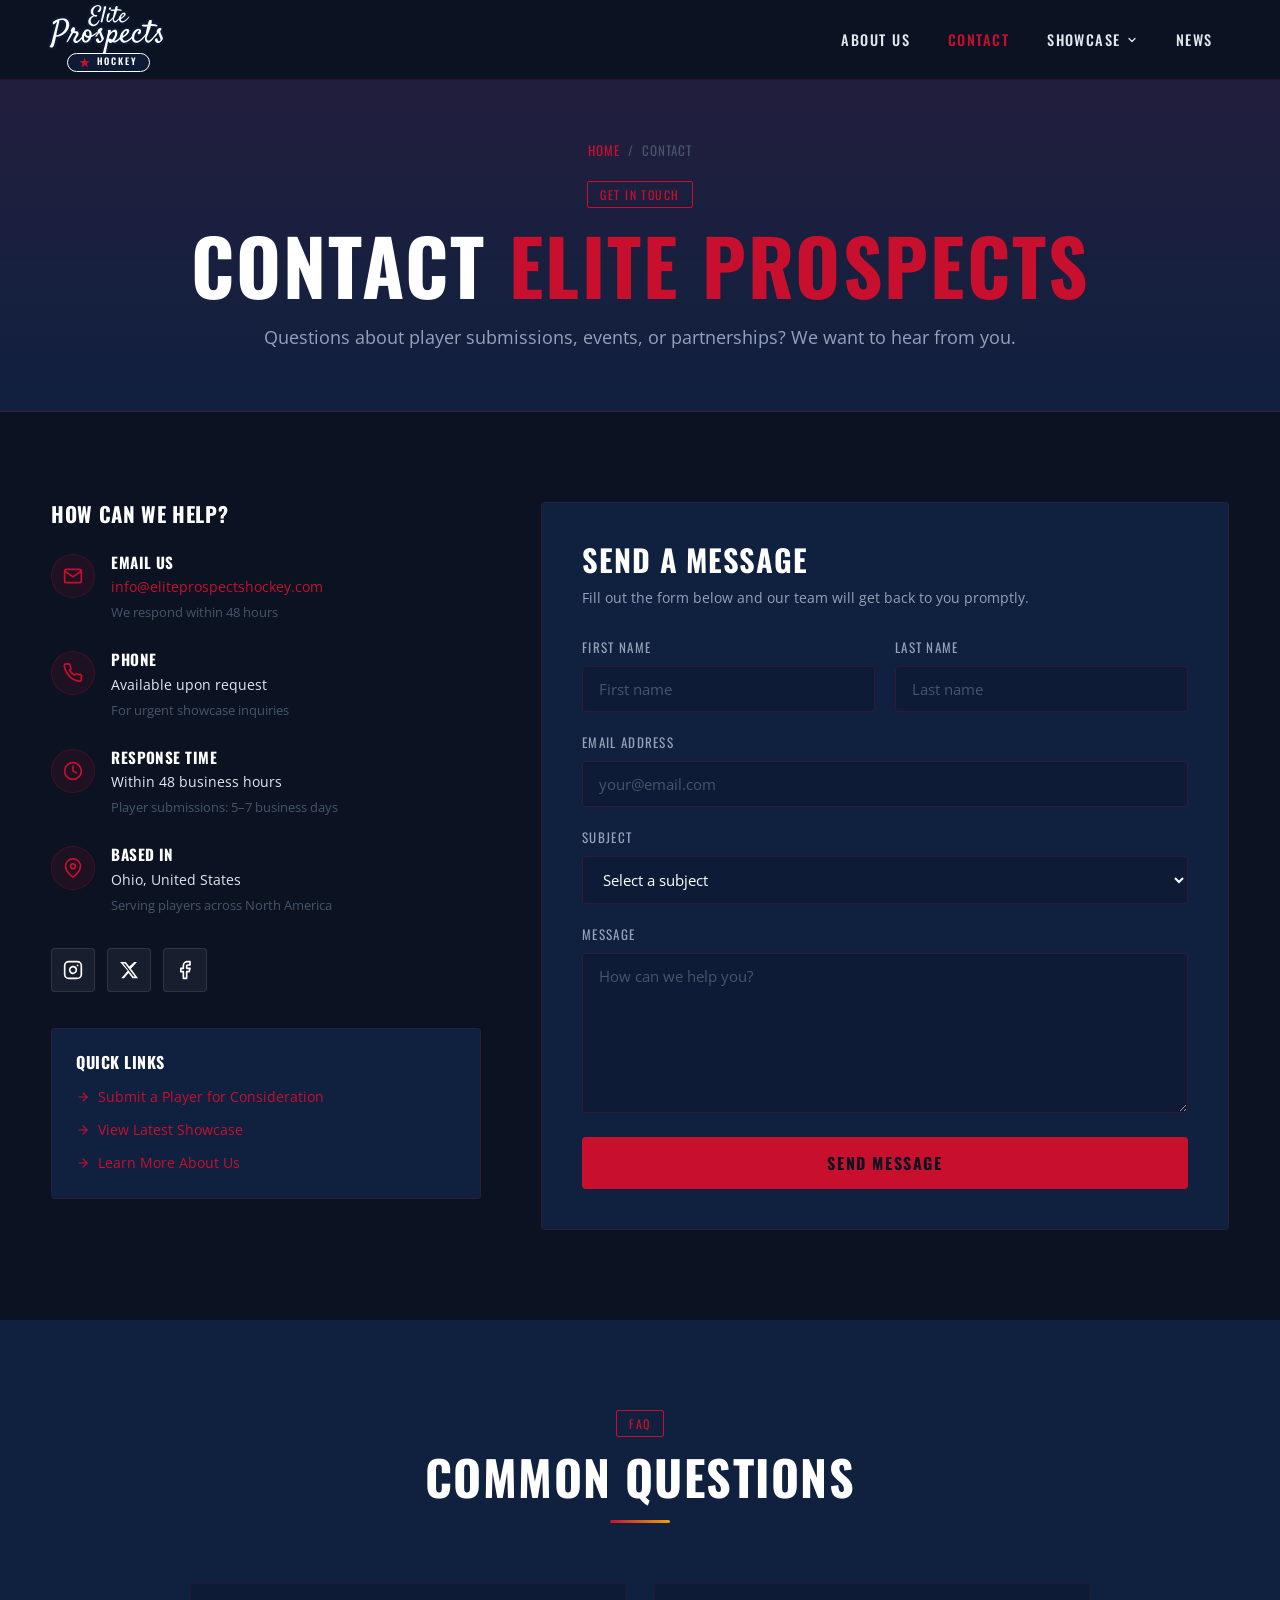
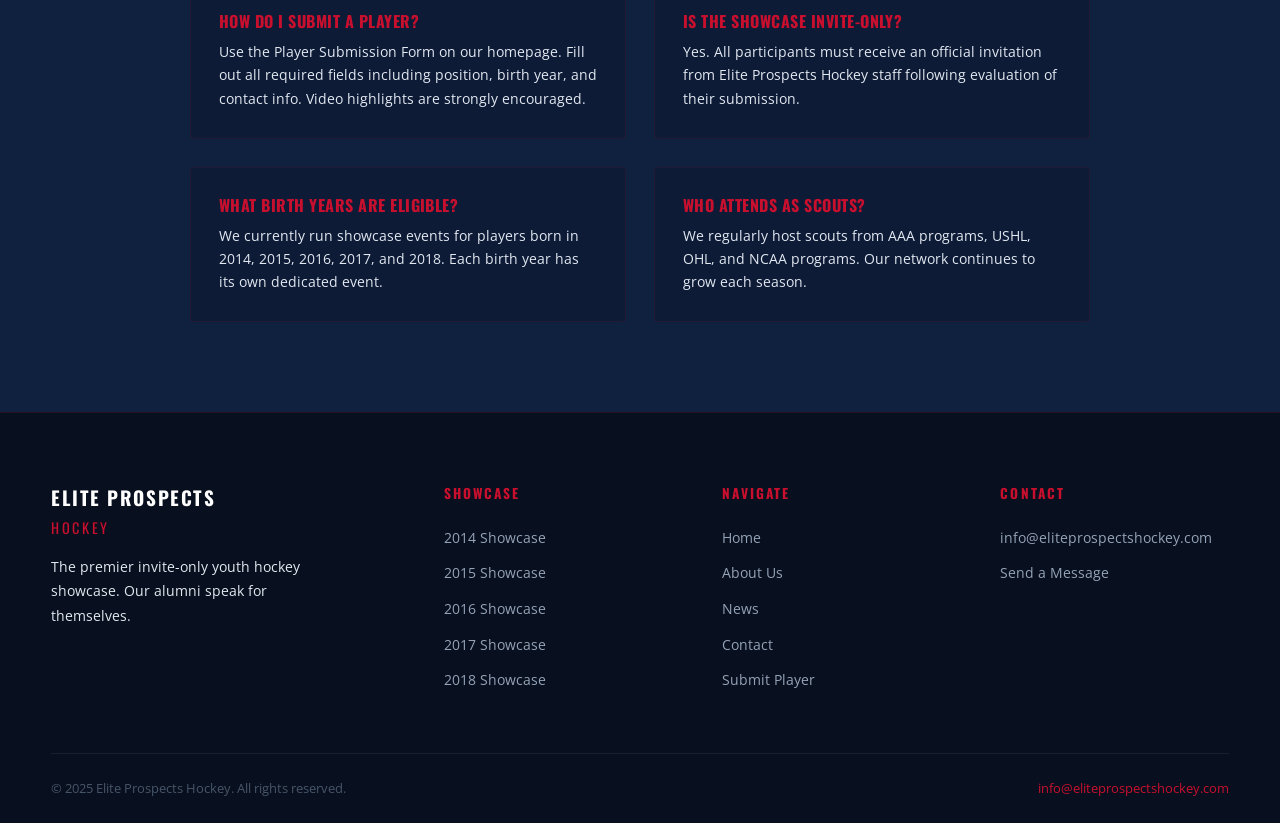
<file: contact.html>
<!DOCTYPE html>
<html lang="en">
<head>
  <meta charset="UTF-8">
  <meta name="viewport" content="width=device-width, initial-scale=1.0">
  <title>Contact | Elite Prospects Hockey</title>
  <meta name="description" content="Get in touch with Elite Prospects Hockey. Questions about player submissions, showcase events, or partnership opportunities.">
  <link rel="stylesheet" href="css/styles.css">
  <link rel="icon" type="image/svg+xml" href="images/logo.svg">
</head>
<body>

  <!-- ══ HEADER ══════════════════════════════════════════════ -->
  <header class="site-header">
    <nav class="nav-inner">
      <a href="index.html" class="site-logo">
                <div class="logo-wordmark">
          <div class="logo-script">
            <span class="ls-elite">Elite</span>
            <span class="ls-prospects">Prospects</span>
          </div>
          <div class="logo-pill">
            <span class="logo-star">&#9733;</span>
            HOCKEY
          </div>
        </div>
      </a>
      <ul class="nav-links">
        <li><a href="about.html">About Us</a></li>
        <li><a href="contact.html" class="active">Contact</a></li>
        <li class="nav-dropdown">
          <span class="dropdown-toggle">Showcase
            <svg viewBox="0 0 24 24" fill="none" stroke="currentColor" stroke-width="2.5" stroke-linecap="round" stroke-linejoin="round">
              <polyline points="6 9 12 15 18 9"/>
            </svg>
          </span>
          <ul class="dropdown-menu">
            <li><a href="showcase/2014.html">2014</a></li>
            <li><a href="showcase/2015.html">2015</a></li>
            <li><a href="showcase/2016.html">2016</a></li>
            <li><a href="showcase/2017.html">2017</a></li>
            <li><a href="showcase/2018.html">2018</a></li>
          </ul>
        </li>
        <li><a href="news.html">News</a></li>
      </ul>
      <button class="nav-toggle" aria-label="Toggle navigation" aria-expanded="false">
        <span></span><span></span><span></span>
      </button>
    </nav>
  </header>

  <!-- ══ PAGE HERO ════════════════════════════════════════════ -->
  <section class="page-hero">
    <div class="container">
      <div class="breadcrumb">
        <a href="index.html">Home</a><span>/</span><span>Contact</span>
      </div>
      <span class="tag">Get In Touch</span>
      <h1>Contact <span style="color:var(--ice)">Elite Prospects</span></h1>
      <p>Questions about player submissions, events, or partnerships? We want to hear from you.</p>
    </div>
  </section>

  <!-- ══ CONTACT CONTENT ══════════════════════════════════════ -->
  <section class="section">
    <div class="container">
      <div class="contact-grid">

        <!-- Info column -->
        <div class="contact-info">
          <h3>How Can We Help?</h3>

          <div class="contact-item">
            <div class="contact-item-icon">
              <svg viewBox="0 0 24 24" fill="none" stroke="currentColor" stroke-width="2" stroke-linecap="round" stroke-linejoin="round">
                <path d="M4 4h16c1.1 0 2 .9 2 2v12c0 1.1-.9 2-2 2H4c-1.1 0-2-.9-2-2V6c0-1.1.9-2 2-2z"/><polyline points="22,6 12,13 2,6"/>
              </svg>
            </div>
            <div class="contact-item-text">
              <h4>Email Us</h4>
              <p><a href="mailto:info@eliteprospectshockey.com" style="color:var(--ice);">info@eliteprospectshockey.com</a></p>
              <p style="font-size:.82rem; color:var(--gray-600); margin-top:4px;">We respond within 48 hours</p>
            </div>
          </div>

          <div class="contact-item">
            <div class="contact-item-icon">
              <svg viewBox="0 0 24 24" fill="none" stroke="currentColor" stroke-width="2" stroke-linecap="round" stroke-linejoin="round">
                <path d="M22 16.92v3a2 2 0 0 1-2.18 2 19.79 19.79 0 0 1-8.63-3.07A19.5 19.5 0 0 1 4.69 12 19.79 19.79 0 0 1 1.6 3.43 2 2 0 0 1 3.57 1h3a2 2 0 0 1 2 1.72c.127.96.361 1.903.7 2.81a2 2 0 0 1-.45 2.11L7.91 8.51a16 16 0 0 0 6 6l.9-.9a2 2 0 0 1 2.11-.45c.907.339 1.85.573 2.81.7A2 2 0 0 1 22 16.92z"/>
              </svg>
            </div>
            <div class="contact-item-text">
              <h4>Phone</h4>
              <p>Available upon request</p>
              <p style="font-size:.82rem; color:var(--gray-600); margin-top:4px;">For urgent showcase inquiries</p>
            </div>
          </div>

          <div class="contact-item">
            <div class="contact-item-icon">
              <svg viewBox="0 0 24 24" fill="none" stroke="currentColor" stroke-width="2" stroke-linecap="round" stroke-linejoin="round">
                <circle cx="12" cy="12" r="10"/><polyline points="12 6 12 12 16 14"/>
              </svg>
            </div>
            <div class="contact-item-text">
              <h4>Response Time</h4>
              <p>Within 48 business hours</p>
              <p style="font-size:.82rem; color:var(--gray-600); margin-top:4px;">Player submissions: 5–7 business days</p>
            </div>
          </div>

          <div class="contact-item">
            <div class="contact-item-icon">
              <svg viewBox="0 0 24 24" fill="none" stroke="currentColor" stroke-width="2" stroke-linecap="round" stroke-linejoin="round">
                <path d="M21 10c0 7-9 13-9 13s-9-6-9-13a9 9 0 0 1 18 0z"/><circle cx="12" cy="10" r="3"/>
              </svg>
            </div>
            <div class="contact-item-text">
              <h4>Based In</h4>
              <p>Ohio, United States</p>
              <p style="font-size:.82rem; color:var(--gray-600); margin-top:4px;">Serving players across North America</p>
            </div>
          </div>

          <div class="social-links">
            <a href="#" class="social-link" aria-label="Instagram">
              <svg viewBox="0 0 24 24" fill="none" stroke="currentColor" stroke-width="2" stroke-linecap="round" stroke-linejoin="round" width="20" height="20">
                <rect x="2" y="2" width="20" height="20" rx="5" ry="5"/><path d="M16 11.37A4 4 0 1 1 12.63 8 4 4 0 0 1 16 11.37z"/><line x1="17.5" y1="6.5" x2="17.51" y2="6.5"/>
              </svg>
            </a>
            <a href="#" class="social-link" aria-label="Twitter/X">
              <svg viewBox="0 0 24 24" fill="currentColor" width="20" height="20">
                <path d="M18.244 2.25h3.308l-7.227 8.26 8.502 11.24H16.17l-4.714-6.231-5.401 6.231H2.744l7.73-8.835L1.254 2.25H8.08l4.254 5.622zm-1.161 17.52h1.833L7.084 4.126H5.117z"/>
              </svg>
            </a>
            <a href="#" class="social-link" aria-label="Facebook">
              <svg viewBox="0 0 24 24" fill="none" stroke="currentColor" stroke-width="2" stroke-linecap="round" stroke-linejoin="round" width="20" height="20">
                <path d="M18 2h-3a5 5 0 0 0-5 5v3H7v4h3v8h4v-8h3l1-4h-4V7a1 1 0 0 1 1-1h3z"/>
              </svg>
            </a>
          </div>

          <!-- Quick links -->
          <div style="margin-top:36px; padding:24px; background:var(--navy); border-radius:var(--radius); border:1px solid rgba(200,16,46,.15);">
            <h4 style="color:var(--white); margin-bottom:14px; font-size:1rem;">Quick Links</h4>
            <ul style="display:flex; flex-direction:column; gap:10px;">
              <li><a href="index.html#submission" style="color:var(--ice); font-size:.9rem; display:flex; align-items:center; gap:8px;">
                <svg width="14" height="14" viewBox="0 0 24 24" fill="none" stroke="currentColor" stroke-width="2" stroke-linecap="round"><line x1="5" y1="12" x2="19" y2="12"/><polyline points="12 5 19 12 12 19"/></svg>
                Submit a Player for Consideration
              </a></li>
              <li><a href="showcase/2018.html" style="color:var(--ice); font-size:.9rem; display:flex; align-items:center; gap:8px;">
                <svg width="14" height="14" viewBox="0 0 24 24" fill="none" stroke="currentColor" stroke-width="2" stroke-linecap="round"><line x1="5" y1="12" x2="19" y2="12"/><polyline points="12 5 19 12 12 19"/></svg>
                View Latest Showcase
              </a></li>
              <li><a href="about.html" style="color:var(--ice); font-size:.9rem; display:flex; align-items:center; gap:8px;">
                <svg width="14" height="14" viewBox="0 0 24 24" fill="none" stroke="currentColor" stroke-width="2" stroke-linecap="round"><line x1="5" y1="12" x2="19" y2="12"/><polyline points="12 5 19 12 12 19"/></svg>
                Learn More About Us
              </a></li>
            </ul>
          </div>
        </div>

        <!-- Form column -->
        <div>
          <div style="background:var(--navy); border:1px solid rgba(200,16,46,.15); border-radius:var(--radius); padding:40px;">
            <h3 style="color:var(--white); margin-bottom:8px;">Send a Message</h3>
            <p style="color:var(--gray-400); font-size:.9rem; margin-bottom:28px;">Fill out the form below and our team will get back to you promptly.</p>
            <form id="contact-form" novalidate>
              <div class="form-grid">
                <div class="form-group">
                  <label for="first-name">First Name</label>
                  <input type="text" id="first-name" name="first-name" placeholder="First name" required>
                </div>
                <div class="form-group">
                  <label for="last-name">Last Name</label>
                  <input type="text" id="last-name" name="last-name" placeholder="Last name" required>
                </div>
                <div class="form-group full">
                  <label for="contact-email">Email Address</label>
                  <input type="email" id="contact-email" name="email" placeholder="your@email.com" required>
                </div>
                <div class="form-group full">
                  <label for="subject">Subject</label>
                  <select id="subject" name="subject" required>
                    <option value="" disabled selected>Select a subject</option>
                    <option value="player-inquiry">Player Submission Inquiry</option>
                    <option value="showcase-info">Showcase Event Information</option>
                    <option value="scouting">Scouting Partnership</option>
                    <option value="media">Media Request</option>
                    <option value="sponsorship">Sponsorship Opportunity</option>
                    <option value="other">Other</option>
                  </select>
                </div>
                <div class="form-group full">
                  <label for="message">Message</label>
                  <textarea id="message" name="message" placeholder="How can we help you?" style="min-height:160px;" required></textarea>
                </div>
              </div>
              <div style="margin-top:24px;">
                <button type="submit" class="btn btn-primary" style="width:100%; font-size:1rem;">Send Message</button>
              </div>
            </form>
          </div>
        </div>

      </div>
    </div>
  </section>

  <!-- ══ FAQ STRIP ════════════════════════════════════════════ -->
  <section class="section section--dark">
    <div class="container">
      <div class="section-heading">
        <span class="tag">FAQ</span>
        <h2>Common Questions</h2>
        <div class="ice-line"></div>
      </div>
      <div style="display:grid; grid-template-columns:1fr 1fr; gap:28px; max-width:900px; margin-inline:auto;">
        <div style="background:var(--blue-deep); border:1px solid rgba(200,16,46,.1); border-radius:var(--radius); padding:28px;">
          <h4 style="color:var(--ice); margin-bottom:10px; font-size:1rem;">How do I submit a player?</h4>
          <p style="font-size:.9rem;">Use the Player Submission Form on our homepage. Fill out all required fields including position, birth year, and contact info. Video highlights are strongly encouraged.</p>
        </div>
        <div style="background:var(--blue-deep); border:1px solid rgba(200,16,46,.1); border-radius:var(--radius); padding:28px;">
          <h4 style="color:var(--ice); margin-bottom:10px; font-size:1rem;">Is the showcase invite-only?</h4>
          <p style="font-size:.9rem;">Yes. All participants must receive an official invitation from Elite Prospects Hockey staff following evaluation of their submission.</p>
        </div>
        <div style="background:var(--blue-deep); border:1px solid rgba(200,16,46,.1); border-radius:var(--radius); padding:28px;">
          <h4 style="color:var(--ice); margin-bottom:10px; font-size:1rem;">What birth years are eligible?</h4>
          <p style="font-size:.9rem;">We currently run showcase events for players born in 2014, 2015, 2016, 2017, and 2018. Each birth year has its own dedicated event.</p>
        </div>
        <div style="background:var(--blue-deep); border:1px solid rgba(200,16,46,.1); border-radius:var(--radius); padding:28px;">
          <h4 style="color:var(--ice); margin-bottom:10px; font-size:1rem;">Who attends as scouts?</h4>
          <p style="font-size:.9rem;">We regularly host scouts from AAA programs, USHL, OHL, and NCAA programs. Our network continues to grow each season.</p>
        </div>
      </div>
    </div>
  </section>

  <!-- ══ FOOTER ═══════════════════════════════════════════════ -->
  <footer class="site-footer">
    <div class="container">
      <div class="footer-main">
        <div class="footer-brand">
          <div style="margin-bottom:16px;">
            <div style="font-family:'Oswald',sans-serif;font-size:1.2rem;letter-spacing:.08em;font-weight:700;color:var(--white);">ELITE PROSPECTS</div>
            <div style="font-family:'Oswald',sans-serif;font-size:.9rem;letter-spacing:.18em;color:var(--ice);margin-top:2px;">HOCKEY</div>
          </div>
          <p>The premier invite-only youth hockey showcase. Our alumni speak for themselves.</p>
        </div>
        <div class="footer-col">
          <h5>Showcase</h5>
          <ul>
            <li><a href="showcase/2014.html">2014 Showcase</a></li>
            <li><a href="showcase/2015.html">2015 Showcase</a></li>
            <li><a href="showcase/2016.html">2016 Showcase</a></li>
            <li><a href="showcase/2017.html">2017 Showcase</a></li>
            <li><a href="showcase/2018.html">2018 Showcase</a></li>
          </ul>
        </div>
        <div class="footer-col">
          <h5>Navigate</h5>
          <ul>
            <li><a href="index.html">Home</a></li>
            <li><a href="about.html">About Us</a></li>
            <li><a href="news.html">News</a></li>
            <li><a href="contact.html">Contact</a></li>
            <li><a href="index.html#submission">Submit Player</a></li>
          </ul>
        </div>
        <div class="footer-col">
          <h5>Contact</h5>
          <ul>
            <li><a href="mailto:info@eliteprospectshockey.com">info@eliteprospectshockey.com</a></li>
            <li><a href="contact.html">Send a Message</a></li>
          </ul>
        </div>
      </div>
      <div class="footer-bottom">
        <p>&copy; 2025 Elite Prospects Hockey. All rights reserved.</p>
        <p><a href="mailto:info@eliteprospectshockey.com">info@eliteprospectshockey.com</a></p>
      </div>
    </div>
  </footer>

  <script src="js/main.js"></script>
</body>
</html>
</file>
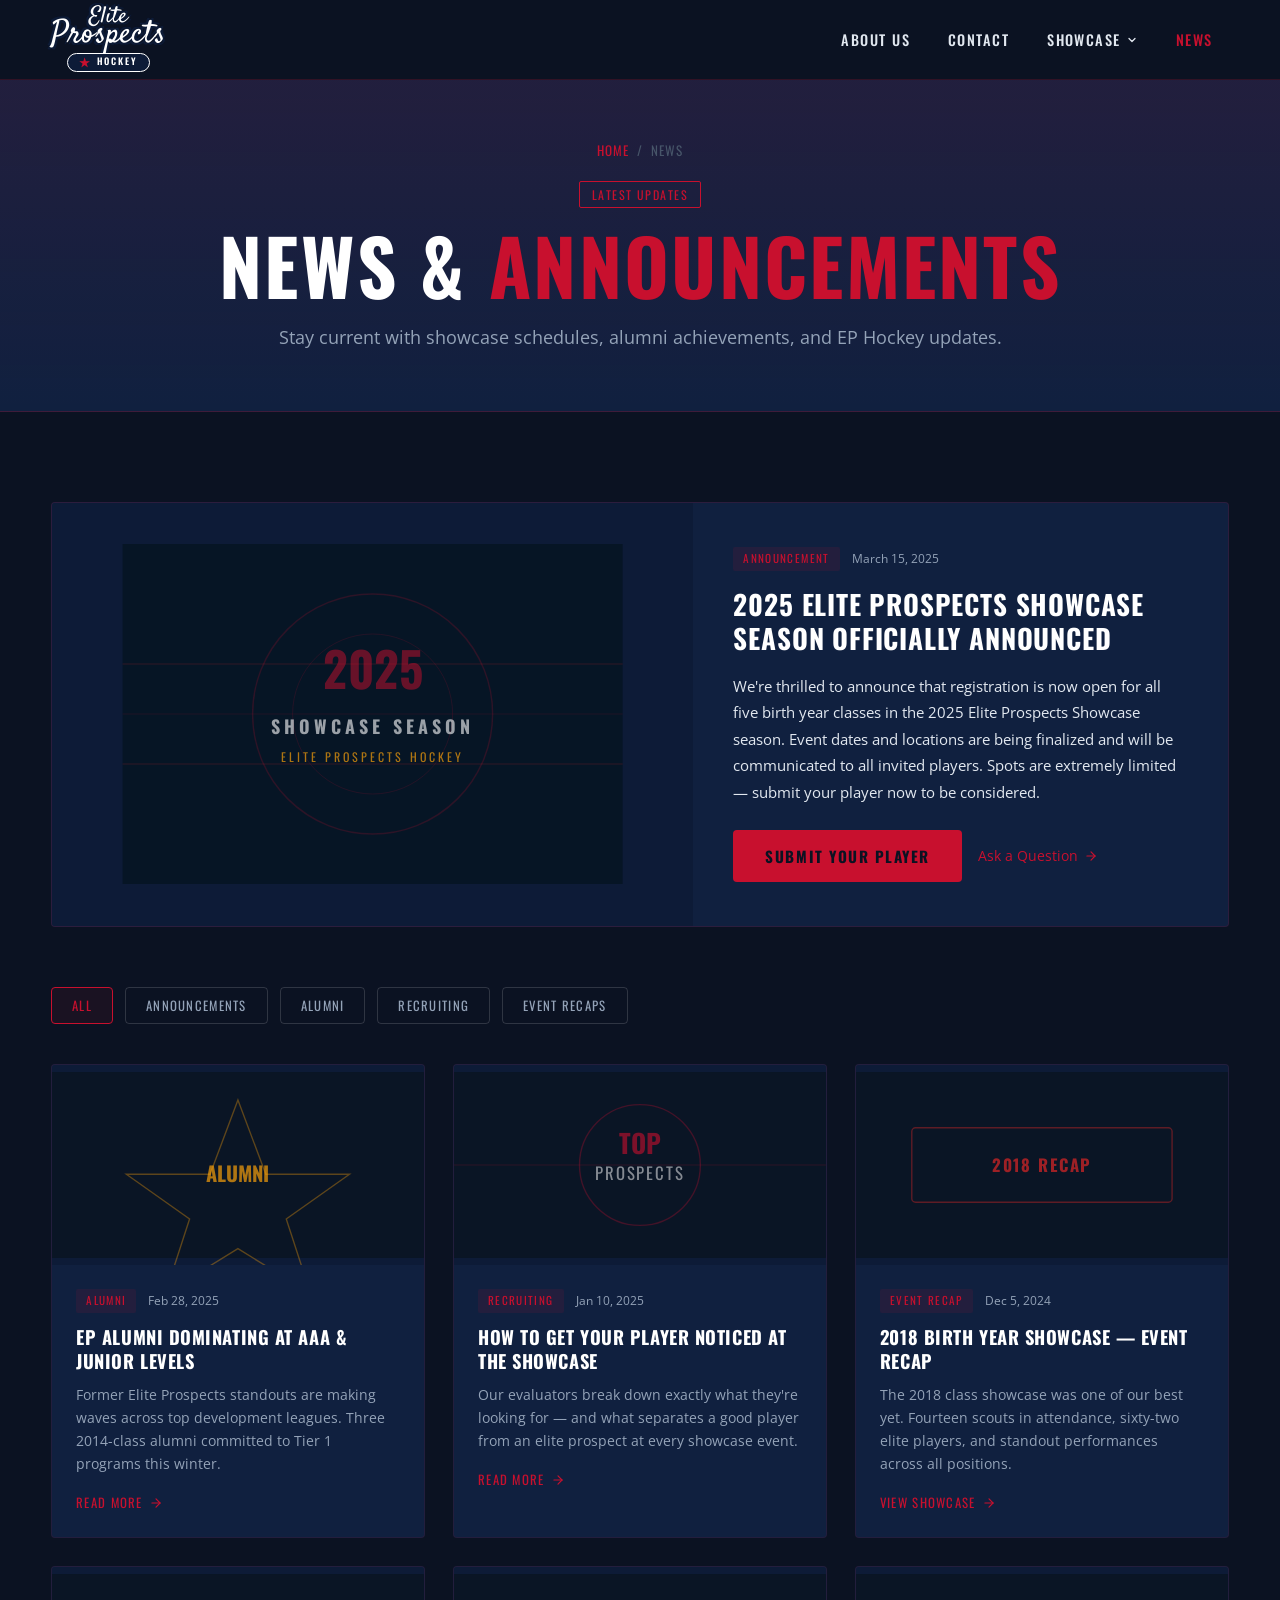
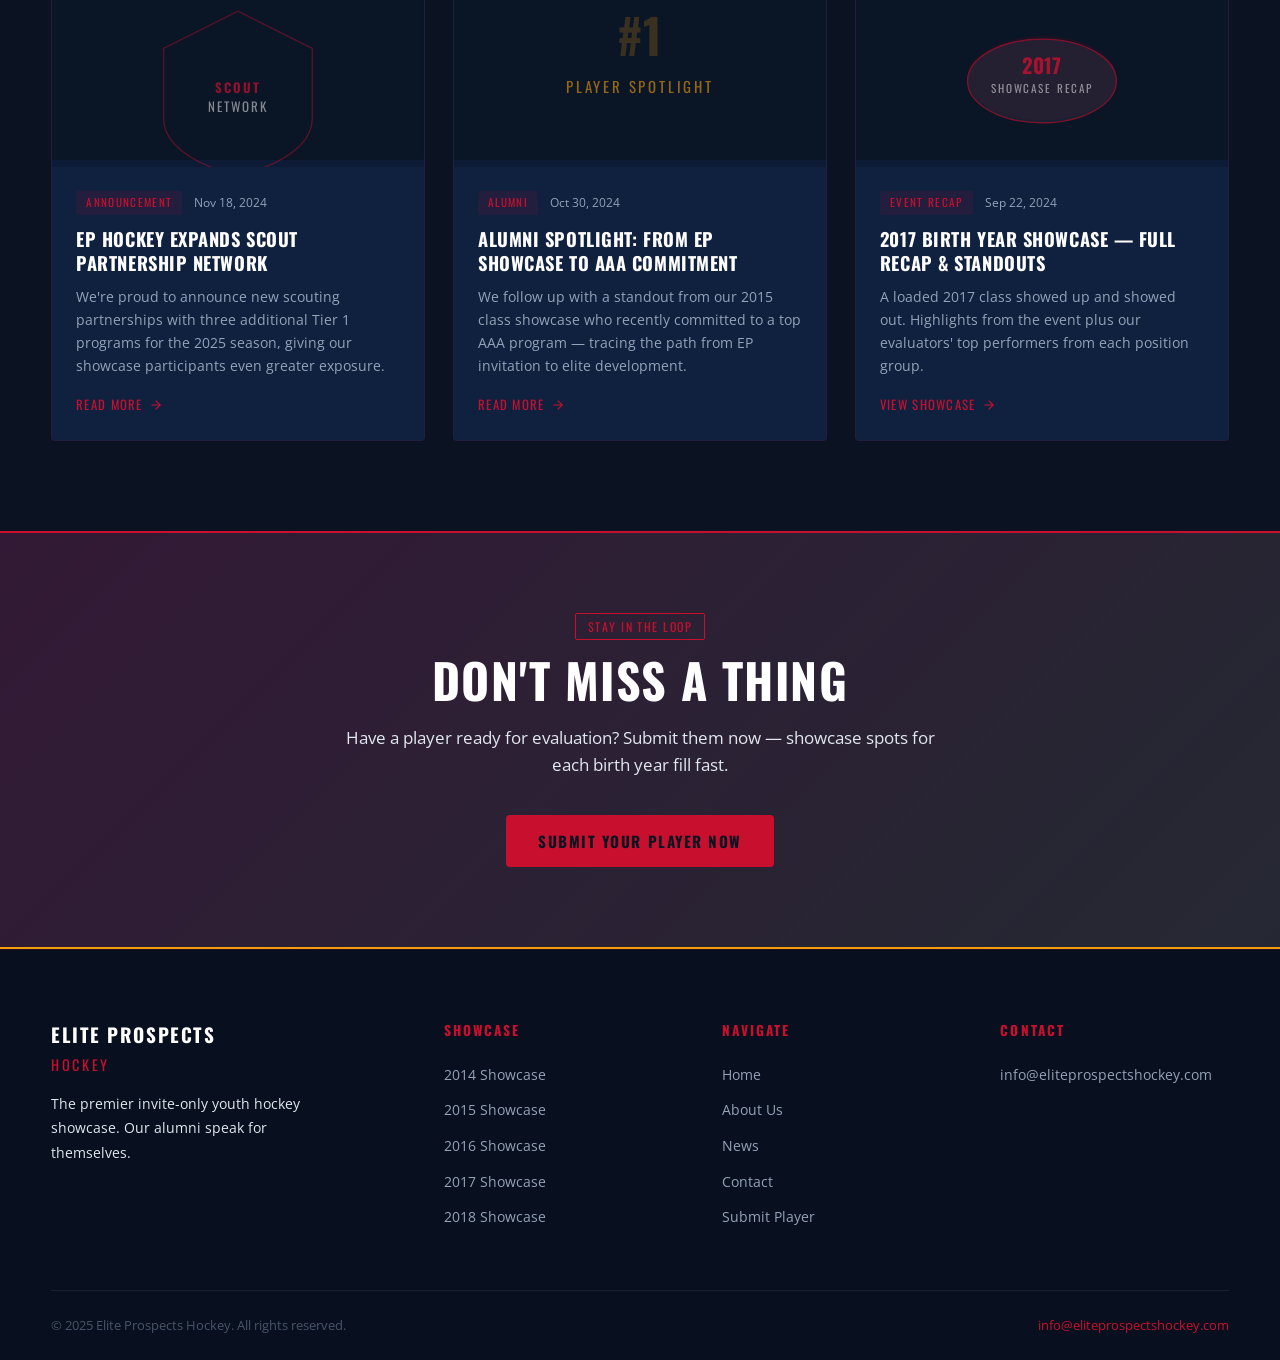
<file: news.html>
<!DOCTYPE html>
<html lang="en">
<head>
  <meta charset="UTF-8">
  <meta name="viewport" content="width=device-width, initial-scale=1.0">
  <title>News | Elite Prospects Hockey</title>
  <meta name="description" content="The latest news, announcements, and player spotlights from Elite Prospects Hockey.">
  <link rel="stylesheet" href="css/styles.css">
  <link rel="icon" type="image/svg+xml" href="images/logo.svg">
</head>
<body>

  <!-- ══ HEADER ══════════════════════════════════════════════ -->
  <header class="site-header">
    <nav class="nav-inner">
      <a href="index.html" class="site-logo">
                <div class="logo-wordmark">
          <div class="logo-script">
            <span class="ls-elite">Elite</span>
            <span class="ls-prospects">Prospects</span>
          </div>
          <div class="logo-pill">
            <span class="logo-star">&#9733;</span>
            HOCKEY
          </div>
        </div>
      </a>
      <ul class="nav-links">
        <li><a href="about.html">About Us</a></li>
        <li><a href="contact.html">Contact</a></li>
        <li class="nav-dropdown">
          <span class="dropdown-toggle">Showcase
            <svg viewBox="0 0 24 24" fill="none" stroke="currentColor" stroke-width="2.5" stroke-linecap="round" stroke-linejoin="round">
              <polyline points="6 9 12 15 18 9"/>
            </svg>
          </span>
          <ul class="dropdown-menu">
            <li><a href="showcase/2014.html">2014</a></li>
            <li><a href="showcase/2015.html">2015</a></li>
            <li><a href="showcase/2016.html">2016</a></li>
            <li><a href="showcase/2017.html">2017</a></li>
            <li><a href="showcase/2018.html">2018</a></li>
          </ul>
        </li>
        <li><a href="news.html" class="active">News</a></li>
      </ul>
      <button class="nav-toggle" aria-label="Toggle navigation" aria-expanded="false">
        <span></span><span></span><span></span>
      </button>
    </nav>
  </header>

  <!-- ══ PAGE HERO ════════════════════════════════════════════ -->
  <section class="page-hero">
    <div class="container">
      <div class="breadcrumb">
        <a href="index.html">Home</a><span>/</span><span>News</span>
      </div>
      <span class="tag">Latest Updates</span>
      <h1>News &amp; <span style="color:var(--ice)">Announcements</span></h1>
      <p>Stay current with showcase schedules, alumni achievements, and EP Hockey updates.</p>
    </div>
  </section>

  <!-- ══ FEATURED ARTICLE ══════════════════════════════════════ -->
  <section class="section">
    <div class="container">
      <!-- Featured / Hero Article -->
      <div style="display:grid; grid-template-columns:1.2fr 1fr; gap:0; background:var(--navy); border:1px solid rgba(200,16,46,.15); border-radius:var(--radius); overflow:hidden; margin-bottom:60px;">
        <div style="background:var(--blue-deep); min-height:340px; display:flex; align-items:center; justify-content:center;">
          <svg viewBox="0 0 500 340" xmlns="http://www.w3.org/2000/svg" width="100%" style="max-height:340px;">
            <rect width="500" height="340" fill="#061525"/>
            <circle cx="250" cy="170" r="120" fill="none" stroke="#c8102e" stroke-width="1.5" opacity="0.2"/>
            <circle cx="250" cy="170" r="80" fill="none" stroke="#c8102e" stroke-width="1" opacity="0.15"/>
            <line x1="0" y1="170" x2="500" y2="170" stroke="#c8102e" stroke-width="1" opacity="0.12"/>
            <line x1="0" y1="120" x2="500" y2="120" stroke="#dc2626" stroke-width="1" opacity="0.2"/>
            <line x1="0" y1="220" x2="500" y2="220" stroke="#dc2626" stroke-width="1" opacity="0.2"/>
            <text x="250" y="145" font-family="Oswald,sans-serif" font-size="48" font-weight="700"
                  fill="#c8102e" text-anchor="middle" opacity="0.5">2025</text>
            <text x="250" y="190" font-family="Oswald,sans-serif" font-size="18" font-weight="700"
                  fill="#ffffff" text-anchor="middle" opacity="0.6" letter-spacing="4">SHOWCASE SEASON</text>
            <text x="250" y="218" font-family="Oswald,sans-serif" font-size="12"
                  fill="#f59e0b" text-anchor="middle" opacity="0.7" letter-spacing="3">ELITE PROSPECTS HOCKEY</text>
          </svg>
        </div>
        <div style="padding:44px 40px; display:flex; flex-direction:column; justify-content:center;">
          <div class="news-meta" style="margin-bottom:16px;">
            <span class="news-cat">Announcement</span>
            <span class="news-date">March 15, 2025</span>
          </div>
          <h2 style="font-size:1.7rem; color:var(--white); margin-bottom:18px; line-height:1.25;">2025 Elite Prospects Showcase Season Officially Announced</h2>
          <p style="font-size:.95rem; margin-bottom:24px; line-height:1.75;">We're thrilled to announce that registration is now open for all five birth year classes in the 2025 Elite Prospects Showcase season. Event dates and locations are being finalized and will be communicated to all invited players. Spots are extremely limited — submit your player now to be considered.</p>
          <div style="display:flex; gap:16px; flex-wrap:wrap; align-items:center;">
            <a href="index.html#submission" class="btn btn-primary">Submit Your Player</a>
            <a href="contact.html" style="color:var(--ice); font-size:.9rem; display:flex; align-items:center; gap:6px;">
              Ask a Question
              <svg width="14" height="14" viewBox="0 0 24 24" fill="none" stroke="currentColor" stroke-width="2" stroke-linecap="round"><line x1="5" y1="12" x2="19" y2="12"/><polyline points="12 5 19 12 12 19"/></svg>
            </a>
          </div>
        </div>
      </div>

      <!-- Filters -->
      <div class="news-filters">
        <button class="filter-btn active">All</button>
        <button class="filter-btn">Announcements</button>
        <button class="filter-btn">Alumni</button>
        <button class="filter-btn">Recruiting</button>
        <button class="filter-btn">Event Recaps</button>
      </div>

      <!-- News Grid -->
      <div class="news-grid">

        <article class="news-card">
          <div class="news-card-img">
            <svg class="news-img-art" viewBox="0 0 400 200" xmlns="http://www.w3.org/2000/svg">
              <rect width="400" height="200" fill="#0a1525"/>
              <polygon points="200,30 230,110 320,110 252,158 278,238 200,190 122,238 148,158 80,110 170,110" fill="none" stroke="#f59e0b" stroke-width="1.5" opacity="0.35"/>
              <text x="200" y="118" font-family="Oswald,sans-serif" font-size="22" font-weight="700" fill="#f59e0b" text-anchor="middle" opacity="0.7">ALUMNI</text>
            </svg>
          </div>
          <div class="news-card-body">
            <div class="news-meta">
              <span class="news-cat">Alumni</span>
              <span class="news-date">Feb 28, 2025</span>
            </div>
            <h3>EP Alumni Dominating at AAA &amp; Junior Levels</h3>
            <p>Former Elite Prospects standouts are making waves across top development leagues. Three 2014-class alumni committed to Tier 1 programs this winter.</p>
            <a href="#" class="read-more">Read More
              <svg width="14" height="14" viewBox="0 0 24 24" fill="none" stroke="currentColor" stroke-width="2" stroke-linecap="round"><line x1="5" y1="12" x2="19" y2="12"/><polyline points="12 5 19 12 12 19"/></svg>
            </a>
          </div>
        </article>

        <article class="news-card">
          <div class="news-card-img">
            <svg class="news-img-art" viewBox="0 0 400 200" xmlns="http://www.w3.org/2000/svg">
              <rect width="400" height="200" fill="#0a1525"/>
              <circle cx="200" cy="100" r="65" fill="none" stroke="#c8102e" stroke-width="1.5" opacity="0.3"/>
              <line x1="0" y1="100" x2="400" y2="100" stroke="#c8102e" stroke-width="1" opacity="0.2"/>
              <text x="200" y="88" font-family="Oswald,sans-serif" font-size="28" font-weight="700" fill="#c8102e" text-anchor="middle" opacity="0.6">TOP</text>
              <text x="200" y="116" font-family="Oswald,sans-serif" font-size="18" fill="#ffffff" text-anchor="middle" opacity="0.5" letter-spacing="2">PROSPECTS</text>
            </svg>
          </div>
          <div class="news-card-body">
            <div class="news-meta">
              <span class="news-cat">Recruiting</span>
              <span class="news-date">Jan 10, 2025</span>
            </div>
            <h3>How to Get Your Player Noticed at the Showcase</h3>
            <p>Our evaluators break down exactly what they're looking for — and what separates a good player from an elite prospect at every showcase event.</p>
            <a href="#" class="read-more">Read More
              <svg width="14" height="14" viewBox="0 0 24 24" fill="none" stroke="currentColor" stroke-width="2" stroke-linecap="round"><line x1="5" y1="12" x2="19" y2="12"/><polyline points="12 5 19 12 12 19"/></svg>
            </a>
          </div>
        </article>

        <article class="news-card">
          <div class="news-card-img">
            <svg class="news-img-art" viewBox="0 0 400 200" xmlns="http://www.w3.org/2000/svg">
              <rect width="400" height="200" fill="#0a1525"/>
              <rect x="60" y="60" width="280" height="80" rx="4" fill="none" stroke="#dc2626" stroke-width="1.5" opacity="0.4"/>
              <text x="200" y="108" font-family="Oswald,sans-serif" font-size="18" font-weight="700" fill="#dc2626" text-anchor="middle" opacity="0.7" letter-spacing="2">2018 RECAP</text>
            </svg>
          </div>
          <div class="news-card-body">
            <div class="news-meta">
              <span class="news-cat">Event Recap</span>
              <span class="news-date">Dec 5, 2024</span>
            </div>
            <h3>2018 Birth Year Showcase — Event Recap</h3>
            <p>The 2018 class showcase was one of our best yet. Fourteen scouts in attendance, sixty-two elite players, and standout performances across all positions.</p>
            <a href="showcase/2018.html" class="read-more">View Showcase
              <svg width="14" height="14" viewBox="0 0 24 24" fill="none" stroke="currentColor" stroke-width="2" stroke-linecap="round"><line x1="5" y1="12" x2="19" y2="12"/><polyline points="12 5 19 12 12 19"/></svg>
            </a>
          </div>
        </article>

        <article class="news-card">
          <div class="news-card-img">
            <svg class="news-img-art" viewBox="0 0 400 200" xmlns="http://www.w3.org/2000/svg">
              <rect width="400" height="200" fill="#0a1525"/>
              <path d="M200 40 L280 80 L280 155 C280 185 244 205 200 218 C156 205 120 185 120 155 L120 80 Z" fill="none" stroke="#c8102e" stroke-width="1.5" opacity="0.4"/>
              <text x="200" y="128" font-family="Oswald,sans-serif" font-size="14" font-weight="700" fill="#c8102e" text-anchor="middle" opacity="0.7" letter-spacing="2">SCOUT</text>
              <text x="200" y="148" font-family="Oswald,sans-serif" font-size="14" fill="#ffffff" text-anchor="middle" opacity="0.5" letter-spacing="2">NETWORK</text>
            </svg>
          </div>
          <div class="news-card-body">
            <div class="news-meta">
              <span class="news-cat">Announcement</span>
              <span class="news-date">Nov 18, 2024</span>
            </div>
            <h3>EP Hockey Expands Scout Partnership Network</h3>
            <p>We're proud to announce new scouting partnerships with three additional Tier 1 programs for the 2025 season, giving our showcase participants even greater exposure.</p>
            <a href="#" class="read-more">Read More
              <svg width="14" height="14" viewBox="0 0 24 24" fill="none" stroke="currentColor" stroke-width="2" stroke-linecap="round"><line x1="5" y1="12" x2="19" y2="12"/><polyline points="12 5 19 12 12 19"/></svg>
            </a>
          </div>
        </article>

        <article class="news-card">
          <div class="news-card-img">
            <svg class="news-img-art" viewBox="0 0 400 200" xmlns="http://www.w3.org/2000/svg">
              <rect width="400" height="200" fill="#0a1525"/>
              <text x="200" y="88" font-family="Oswald,sans-serif" font-size="52" font-weight="700" fill="#f59e0b" text-anchor="middle" opacity="0.2">#1</text>
              <text x="200" y="128" font-family="Oswald,sans-serif" font-size="16" fill="#f59e0b" text-anchor="middle" opacity="0.6" letter-spacing="3">PLAYER SPOTLIGHT</text>
            </svg>
          </div>
          <div class="news-card-body">
            <div class="news-meta">
              <span class="news-cat">Alumni</span>
              <span class="news-date">Oct 30, 2024</span>
            </div>
            <h3>Alumni Spotlight: From EP Showcase to AAA Commitment</h3>
            <p>We follow up with a standout from our 2015 class showcase who recently committed to a top AAA program — tracing the path from EP invitation to elite development.</p>
            <a href="#" class="read-more">Read More
              <svg width="14" height="14" viewBox="0 0 24 24" fill="none" stroke="currentColor" stroke-width="2" stroke-linecap="round"><line x1="5" y1="12" x2="19" y2="12"/><polyline points="12 5 19 12 12 19"/></svg>
            </a>
          </div>
        </article>

        <article class="news-card">
          <div class="news-card-img">
            <svg class="news-img-art" viewBox="0 0 400 200" xmlns="http://www.w3.org/2000/svg">
              <rect width="400" height="200" fill="#0a1525"/>
              <ellipse cx="200" cy="115" rx="80" ry="45" fill="#1e293b" stroke="#c8102e" stroke-width="1.5" opacity="0.6"/>
              <ellipse cx="200" cy="112" rx="80" ry="45" fill="#c8102e" opacity="0.08" stroke="#c8102e" stroke-width="1"/>
              <text x="200" y="108" font-family="Oswald,sans-serif" font-size="22" font-weight="700" fill="#c8102e" text-anchor="middle" opacity="0.8">2017</text>
              <text x="200" y="128" font-family="Oswald,sans-serif" font-size="12" fill="#ffffff" text-anchor="middle" opacity="0.5" letter-spacing="2">SHOWCASE RECAP</text>
            </svg>
          </div>
          <div class="news-card-body">
            <div class="news-meta">
              <span class="news-cat">Event Recap</span>
              <span class="news-date">Sep 22, 2024</span>
            </div>
            <h3>2017 Birth Year Showcase — Full Recap &amp; Standouts</h3>
            <p>A loaded 2017 class showed up and showed out. Highlights from the event plus our evaluators' top performers from each position group.</p>
            <a href="showcase/2017.html" class="read-more">View Showcase
              <svg width="14" height="14" viewBox="0 0 24 24" fill="none" stroke="currentColor" stroke-width="2" stroke-linecap="round"><line x1="5" y1="12" x2="19" y2="12"/><polyline points="12 5 19 12 12 19"/></svg>
            </a>
          </div>
        </article>

      </div>
    </div>
  </section>

  <!-- ══ NEWSLETTER / SUBMIT CTA ══════════════════════════════ -->
  <section class="showcase-banner">
    <div class="container">
      <span class="tag">Stay In The Loop</span>
      <h2>Don't Miss a Thing</h2>
      <p>Have a player ready for evaluation? Submit them now — showcase spots for each birth year fill fast.</p>
      <a href="index.html#submission" class="btn btn-primary">Submit Your Player Now</a>
    </div>
  </section>

  <!-- ══ FOOTER ═══════════════════════════════════════════════ -->
  <footer class="site-footer">
    <div class="container">
      <div class="footer-main">
        <div class="footer-brand">
          <div style="margin-bottom:16px;">
            <div style="font-family:'Oswald',sans-serif;font-size:1.2rem;letter-spacing:.08em;font-weight:700;color:var(--white);">ELITE PROSPECTS</div>
            <div style="font-family:'Oswald',sans-serif;font-size:.9rem;letter-spacing:.18em;color:var(--ice);margin-top:2px;">HOCKEY</div>
          </div>
          <p>The premier invite-only youth hockey showcase. Our alumni speak for themselves.</p>
        </div>
        <div class="footer-col">
          <h5>Showcase</h5>
          <ul>
            <li><a href="showcase/2014.html">2014 Showcase</a></li>
            <li><a href="showcase/2015.html">2015 Showcase</a></li>
            <li><a href="showcase/2016.html">2016 Showcase</a></li>
            <li><a href="showcase/2017.html">2017 Showcase</a></li>
            <li><a href="showcase/2018.html">2018 Showcase</a></li>
          </ul>
        </div>
        <div class="footer-col">
          <h5>Navigate</h5>
          <ul>
            <li><a href="index.html">Home</a></li>
            <li><a href="about.html">About Us</a></li>
            <li><a href="news.html">News</a></li>
            <li><a href="contact.html">Contact</a></li>
            <li><a href="index.html#submission">Submit Player</a></li>
          </ul>
        </div>
        <div class="footer-col">
          <h5>Contact</h5>
          <ul>
            <li><a href="mailto:info@eliteprospectshockey.com">info@eliteprospectshockey.com</a></li>
          </ul>
        </div>
      </div>
      <div class="footer-bottom">
        <p>&copy; 2025 Elite Prospects Hockey. All rights reserved.</p>
        <p><a href="mailto:info@eliteprospectshockey.com">info@eliteprospectshockey.com</a></p>
      </div>
    </div>
  </footer>

  <script src="js/main.js"></script>
</body>
</html>
</file>
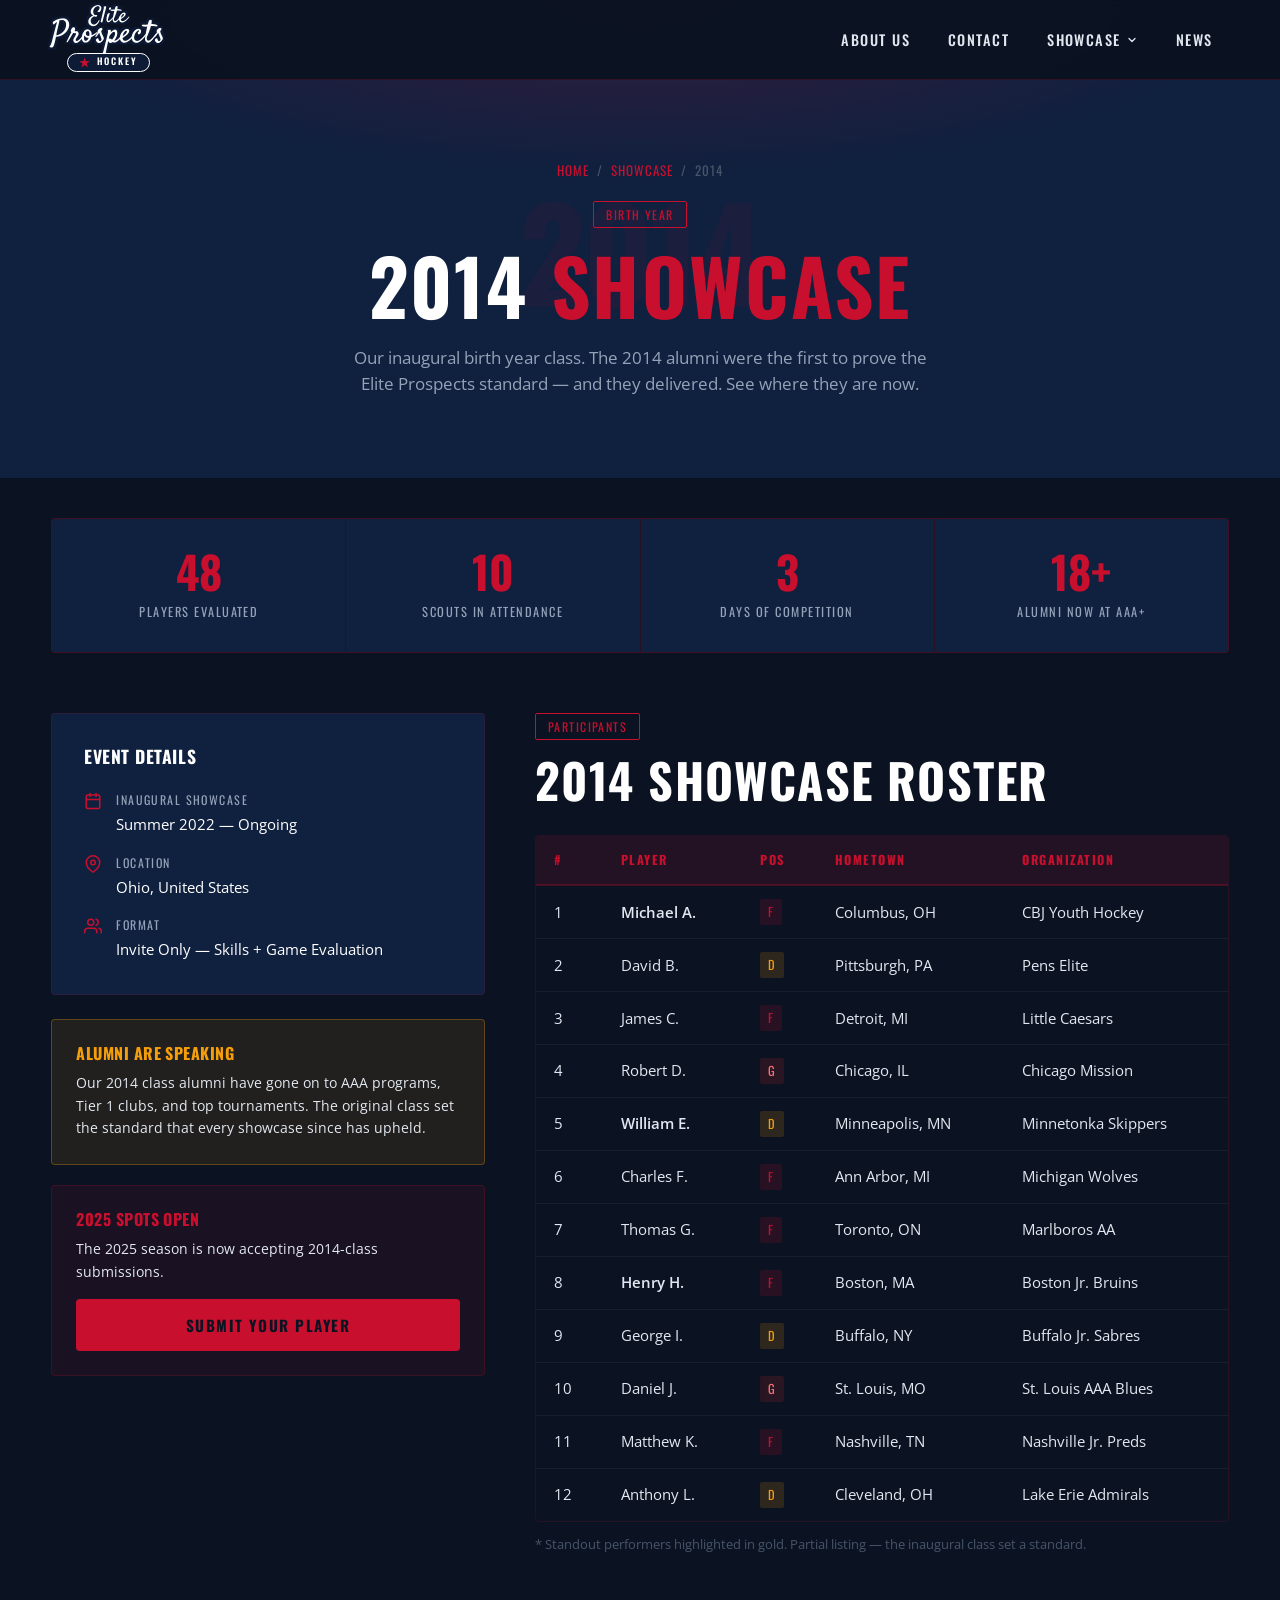
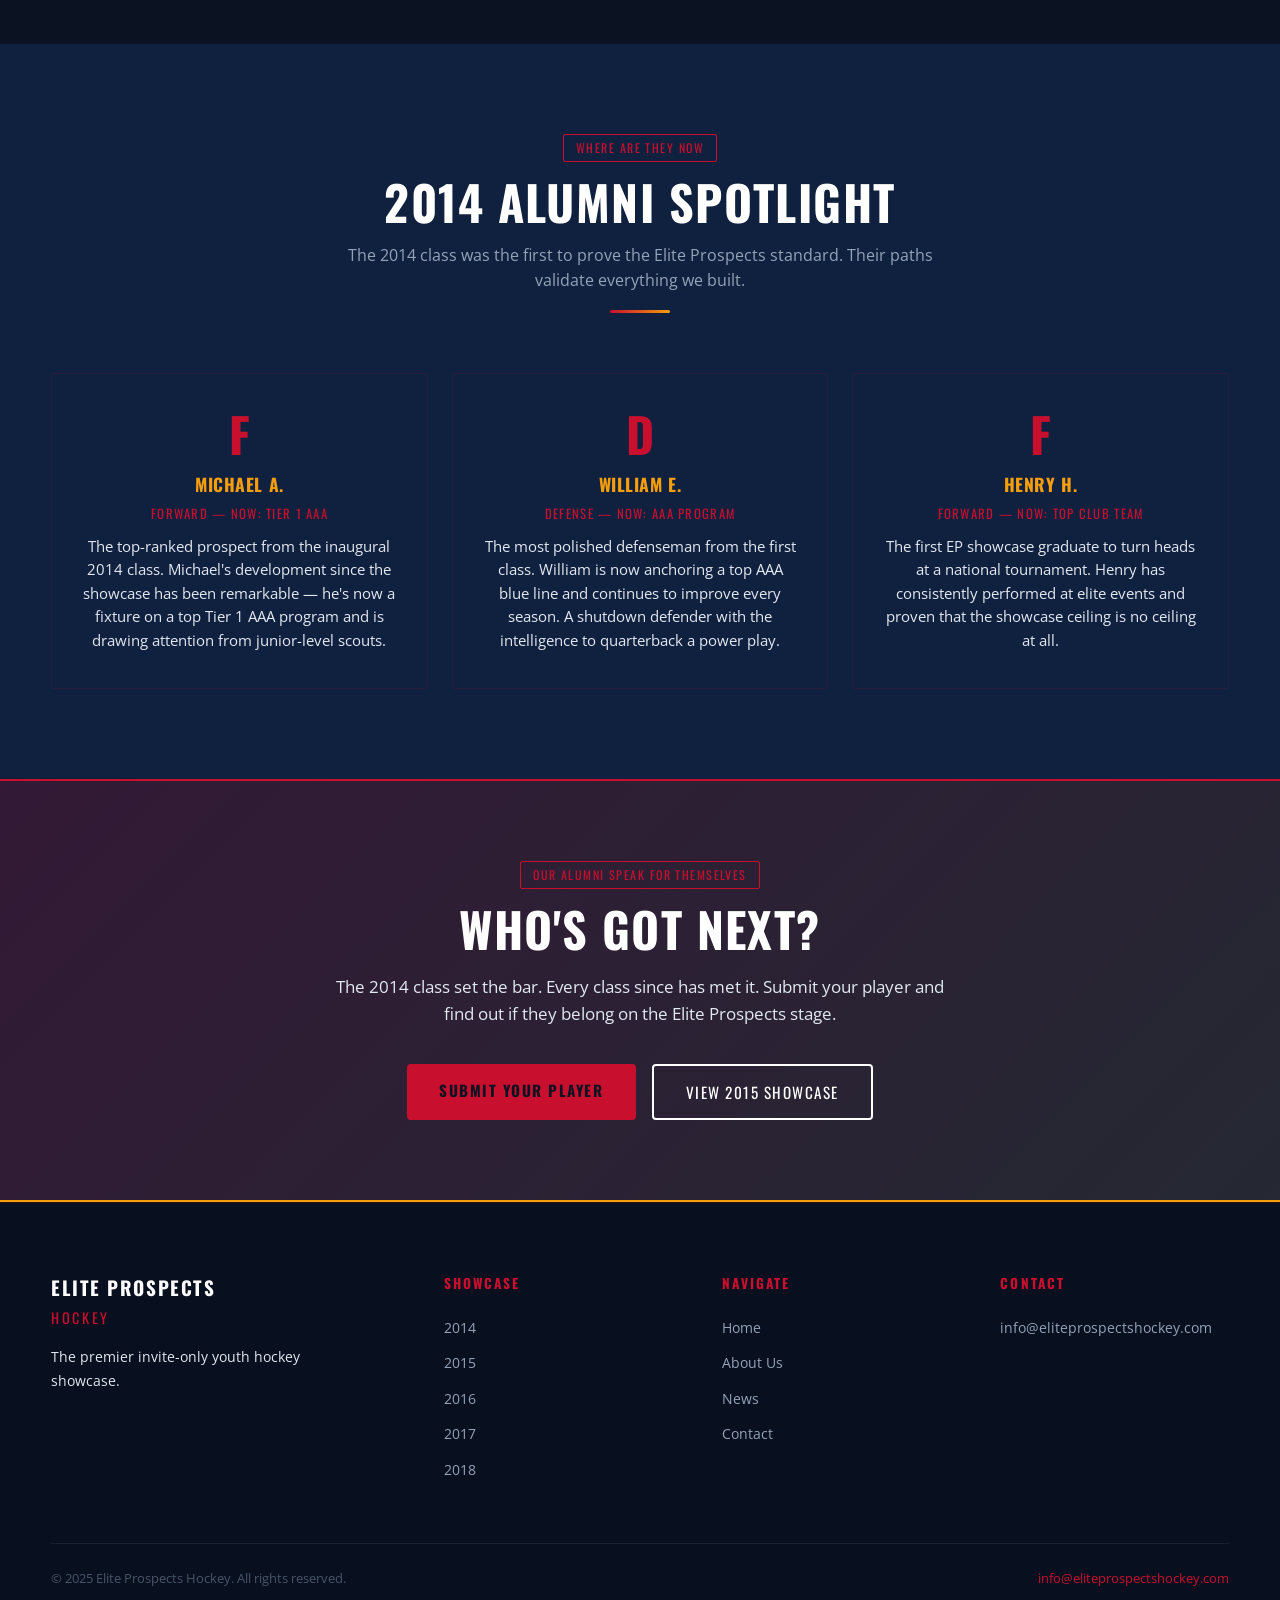
<file: showcase/2014.html>
<!DOCTYPE html>
<html lang="en">
<head>
  <meta charset="UTF-8">
  <meta name="viewport" content="width=device-width, initial-scale=1.0">
  <title>2014 Showcase | Elite Prospects Hockey</title>
  <meta name="description" content="Elite Prospects Hockey 2014 Birth Year Showcase — rosters, standouts, and where our alumni are playing today.">
  <link rel="stylesheet" href="../css/styles.css">
  <link rel="icon" type="image/svg+xml" href="../images/logo.svg">
</head>
<body>

  <header class="site-header">
    <nav class="nav-inner">
      <a href="../index.html" class="site-logo">
                <div class="logo-wordmark">
          <div class="logo-script">
            <span class="ls-elite">Elite</span>
            <span class="ls-prospects">Prospects</span>
          </div>
          <div class="logo-pill">
            <span class="logo-star">&#9733;</span>
            HOCKEY
          </div>
        </div>
      </a>
      <ul class="nav-links">
        <li><a href="../about.html">About Us</a></li>
        <li><a href="../contact.html">Contact</a></li>
        <li class="nav-dropdown">
          <span class="dropdown-toggle active">Showcase
            <svg viewBox="0 0 24 24" fill="none" stroke="currentColor" stroke-width="2.5" stroke-linecap="round" stroke-linejoin="round"><polyline points="6 9 12 15 18 9"/></svg>
          </span>
          <ul class="dropdown-menu">
            <li><a href="2014.html" class="active">2014</a></li>
            <li><a href="2015.html">2015</a></li>
            <li><a href="2016.html">2016</a></li>
            <li><a href="2017.html">2017</a></li>
            <li><a href="2018.html">2018</a></li>
          </ul>
        </li>
        <li><a href="../news.html">News</a></li>
      </ul>
      <button class="nav-toggle" aria-label="Toggle navigation" aria-expanded="false">
        <span></span><span></span><span></span>
      </button>
    </nav>
  </header>

  <section class="showcase-hero">
    <div class="showcase-hero-bg"></div>
    <div class="showcase-year-badge">2014</div>
    <div class="showcase-hero-content container">
      <div class="breadcrumb">
        <a href="../index.html">Home</a><span>/</span><a href="../index.html#showcase">Showcase</a><span>/</span><span>2014</span>
      </div>
      <span class="tag">Birth Year</span>
      <h1 style="color:var(--white);">2014 <span style="color:var(--ice);">Showcase</span></h1>
      <p style="color:var(--gray-400); font-size:1.05rem; max-width:580px; margin:16px auto 0;">Our inaugural birth year class. The 2014 alumni were the first to prove the Elite Prospects standard — and they delivered. See where they are now.</p>
    </div>
  </section>

  <div class="container" style="margin-top:40px; margin-bottom:60px;">
    <div class="stats-row" style="border-radius:var(--radius);">
      <div class="stat-box"><div class="stat-number">48</div><div class="stat-label">Players Evaluated</div></div>
      <div class="stat-box"><div class="stat-number">10</div><div class="stat-label">Scouts in Attendance</div></div>
      <div class="stat-box"><div class="stat-number">3</div><div class="stat-label">Days of Competition</div></div>
      <div class="stat-box"><div class="stat-number">18+</div><div class="stat-label">Alumni Now at AAA+</div></div>
    </div>
  </div>

  <section class="section" style="padding-top:0;">
    <div class="container">
      <div style="display:grid; grid-template-columns:1fr 1.6fr; gap:50px; align-items:start;">
        <div>
          <div style="background:var(--navy); border:1px solid rgba(200,16,46,.15); border-radius:var(--radius); padding:32px; margin-bottom:24px;">
            <h3 style="color:var(--white); font-size:1.1rem; margin-bottom:24px;">Event Details</h3>
            <ul style="display:flex; flex-direction:column; gap:16px;">
              <li style="display:flex; gap:14px; align-items:flex-start;">
                <svg width="18" height="18" viewBox="0 0 24 24" fill="none" stroke="var(--ice)" stroke-width="2" stroke-linecap="round" style="flex-shrink:0;margin-top:2px;"><rect x="3" y="4" width="18" height="18" rx="2" ry="2"/><line x1="16" y1="2" x2="16" y2="6"/><line x1="8" y1="2" x2="8" y2="6"/><line x1="3" y1="10" x2="21" y2="10"/></svg>
                <div><div style="font-family:var(--font-heading);font-size:.75rem;letter-spacing:.12em;color:var(--gray-400);text-transform:uppercase;margin-bottom:3px;">Inaugural Showcase</div><div style="color:var(--white);font-size:.95rem;">Summer 2022 — Ongoing</div></div>
              </li>
              <li style="display:flex; gap:14px; align-items:flex-start;">
                <svg width="18" height="18" viewBox="0 0 24 24" fill="none" stroke="var(--ice)" stroke-width="2" stroke-linecap="round" style="flex-shrink:0;margin-top:2px;"><path d="M21 10c0 7-9 13-9 13s-9-6-9-13a9 9 0 0 1 18 0z"/><circle cx="12" cy="10" r="3"/></svg>
                <div><div style="font-family:var(--font-heading);font-size:.75rem;letter-spacing:.12em;color:var(--gray-400);text-transform:uppercase;margin-bottom:3px;">Location</div><div style="color:var(--white);font-size:.95rem;">Ohio, United States</div></div>
              </li>
              <li style="display:flex; gap:14px; align-items:flex-start;">
                <svg width="18" height="18" viewBox="0 0 24 24" fill="none" stroke="var(--ice)" stroke-width="2" stroke-linecap="round" style="flex-shrink:0;margin-top:2px;"><path d="M17 21v-2a4 4 0 0 0-4-4H5a4 4 0 0 0-4 4v2"/><circle cx="9" cy="7" r="4"/><path d="M23 21v-2a4 4 0 0 0-3-3.87M16 3.13a4 4 0 0 1 0 7.75"/></svg>
                <div><div style="font-family:var(--font-heading);font-size:.75rem;letter-spacing:.12em;color:var(--gray-400);text-transform:uppercase;margin-bottom:3px;">Format</div><div style="color:var(--white);font-size:.95rem;">Invite Only — Skills + Game Evaluation</div></div>
              </li>
            </ul>
          </div>

          <!-- Alumni spotlight for oldest class -->
          <div style="background:rgba(245,158,11,.1); border:1px solid rgba(245,158,11,.3); border-radius:var(--radius); padding:24px; margin-bottom:20px;">
            <h4 style="color:var(--gold); margin-bottom:10px; font-size:1rem;">Alumni Are Speaking</h4>
            <p style="font-size:.88rem; color:var(--gray-200);">Our 2014 class alumni have gone on to AAA programs, Tier 1 clubs, and top tournaments. The original class set the standard that every showcase since has upheld.</p>
          </div>
          <div style="background:rgba(200,16,46,.08); border:1px solid rgba(200,16,46,.2); border-radius:var(--radius); padding:24px;">
            <h4 style="color:var(--ice); margin-bottom:10px; font-size:1rem;">2025 Spots Open</h4>
            <p style="font-size:.88rem; color:var(--gray-200); margin-bottom:16px;">The 2025 season is now accepting 2014-class submissions.</p>
            <a href="../index.html#submission" class="btn btn-primary" style="width:100%; text-align:center; display:block;">Submit Your Player</a>
          </div>
        </div>

        <div>
          <span class="tag">Participants</span>
          <h2 style="margin-bottom:28px;">2014 Showcase Roster</h2>
          <div class="roster-table-wrap">
            <table class="roster-table">
              <thead>
                <tr><th>#</th><th>Player</th><th>Pos</th><th>Hometown</th><th>Organization</th></tr>
              </thead>
              <tbody>
                <tr><td>1</td><td class="standout">Michael A.</td><td><span class="player-pos pos-f">F</span></td><td>Columbus, OH</td><td>CBJ Youth Hockey</td></tr>
                <tr><td>2</td><td>David B.</td><td><span class="player-pos pos-d">D</span></td><td>Pittsburgh, PA</td><td>Pens Elite</td></tr>
                <tr><td>3</td><td>James C.</td><td><span class="player-pos pos-f">F</span></td><td>Detroit, MI</td><td>Little Caesars</td></tr>
                <tr><td>4</td><td>Robert D.</td><td><span class="player-pos pos-g">G</span></td><td>Chicago, IL</td><td>Chicago Mission</td></tr>
                <tr><td>5</td><td class="standout">William E.</td><td><span class="player-pos pos-d">D</span></td><td>Minneapolis, MN</td><td>Minnetonka Skippers</td></tr>
                <tr><td>6</td><td>Charles F.</td><td><span class="player-pos pos-f">F</span></td><td>Ann Arbor, MI</td><td>Michigan Wolves</td></tr>
                <tr><td>7</td><td>Thomas G.</td><td><span class="player-pos pos-f">F</span></td><td>Toronto, ON</td><td>Marlboros AA</td></tr>
                <tr><td>8</td><td class="standout">Henry H.</td><td><span class="player-pos pos-f">F</span></td><td>Boston, MA</td><td>Boston Jr. Bruins</td></tr>
                <tr><td>9</td><td>George I.</td><td><span class="player-pos pos-d">D</span></td><td>Buffalo, NY</td><td>Buffalo Jr. Sabres</td></tr>
                <tr><td>10</td><td>Daniel J.</td><td><span class="player-pos pos-g">G</span></td><td>St. Louis, MO</td><td>St. Louis AAA Blues</td></tr>
                <tr><td>11</td><td>Matthew K.</td><td><span class="player-pos pos-f">F</span></td><td>Nashville, TN</td><td>Nashville Jr. Preds</td></tr>
                <tr><td>12</td><td>Anthony L.</td><td><span class="player-pos pos-d">D</span></td><td>Cleveland, OH</td><td>Lake Erie Admirals</td></tr>
              </tbody>
            </table>
          </div>
          <p style="font-size:.8rem; color:var(--gray-600); margin-top:12px;">* Standout performers highlighted in gold. Partial listing — the inaugural class set a standard.</p>
        </div>
      </div>
    </div>
  </section>

  <!-- Alumni grid for the oldest class -->
  <section class="section section--dark">
    <div class="container">
      <div class="section-heading">
        <span class="tag">Where Are They Now</span>
        <h2>2014 Alumni Spotlight</h2>
        <p>The 2014 class was the first to prove the Elite Prospects standard. Their paths validate everything we built.</p>
        <div class="ice-line"></div>
      </div>
      <div class="features-grid">
        <div class="feature-card">
          <div style="font-family:var(--font-heading);font-size:3rem;font-weight:700;color:var(--ice);line-height:1;margin-bottom:16px;">F</div>
          <h3 style="color:var(--gold);">Michael A.</h3>
          <p style="color:var(--ice);font-size:.8rem;font-family:var(--font-heading);letter-spacing:.1em;margin-bottom:10px;">FORWARD — NOW: TIER 1 AAA</p>
          <p>The top-ranked prospect from the inaugural 2014 class. Michael's development since the showcase has been remarkable — he's now a fixture on a top Tier 1 AAA program and is drawing attention from junior-level scouts.</p>
        </div>
        <div class="feature-card">
          <div style="font-family:var(--font-heading);font-size:3rem;font-weight:700;color:var(--ice);line-height:1;margin-bottom:16px;">D</div>
          <h3 style="color:var(--gold);">William E.</h3>
          <p style="color:var(--ice);font-size:.8rem;font-family:var(--font-heading);letter-spacing:.1em;margin-bottom:10px;">DEFENSE — NOW: AAA PROGRAM</p>
          <p>The most polished defenseman from the first class. William is now anchoring a top AAA blue line and continues to improve every season. A shutdown defender with the intelligence to quarterback a power play.</p>
        </div>
        <div class="feature-card">
          <div style="font-family:var(--font-heading);font-size:3rem;font-weight:700;color:var(--ice);line-height:1;margin-bottom:16px;">F</div>
          <h3 style="color:var(--gold);">Henry H.</h3>
          <p style="color:var(--ice);font-size:.8rem;font-family:var(--font-heading);letter-spacing:.1em;margin-bottom:10px;">FORWARD — NOW: TOP CLUB TEAM</p>
          <p>The first EP showcase graduate to turn heads at a national tournament. Henry has consistently performed at elite events and proven that the showcase ceiling is no ceiling at all.</p>
        </div>
      </div>
    </div>
  </section>

  <section class="showcase-banner">
    <div class="container">
      <span class="tag">Our Alumni Speak for Themselves</span>
      <h2>Who's Got Next?</h2>
      <p>The 2014 class set the bar. Every class since has met it. Submit your player and find out if they belong on the Elite Prospects stage.</p>
      <div style="display:flex; gap:16px; justify-content:center; flex-wrap:wrap;">
        <a href="../index.html#submission" class="btn btn-primary">Submit Your Player</a>
        <a href="2015.html" class="btn btn-outline">View 2015 Showcase</a>
      </div>
    </div>
  </section>

  <footer class="site-footer">
    <div class="container">
      <div class="footer-main">
        <div class="footer-brand">
          <div style="margin-bottom:16px;">
            <div style="font-family:'Oswald',sans-serif;font-size:1.2rem;letter-spacing:.08em;font-weight:700;color:var(--white);">ELITE PROSPECTS</div>
            <div style="font-family:'Oswald',sans-serif;font-size:.9rem;letter-spacing:.18em;color:var(--ice);margin-top:2px;">HOCKEY</div>
          </div>
          <p>The premier invite-only youth hockey showcase.</p>
        </div>
        <div class="footer-col"><h5>Showcase</h5><ul><li><a href="2014.html">2014</a></li><li><a href="2015.html">2015</a></li><li><a href="2016.html">2016</a></li><li><a href="2017.html">2017</a></li><li><a href="2018.html">2018</a></li></ul></div>
        <div class="footer-col"><h5>Navigate</h5><ul><li><a href="../index.html">Home</a></li><li><a href="../about.html">About Us</a></li><li><a href="../news.html">News</a></li><li><a href="../contact.html">Contact</a></li></ul></div>
        <div class="footer-col"><h5>Contact</h5><ul><li><a href="mailto:info@eliteprospectshockey.com">info@eliteprospectshockey.com</a></li></ul></div>
      </div>
      <div class="footer-bottom">
        <p>&copy; 2025 Elite Prospects Hockey. All rights reserved.</p>
        <p><a href="mailto:info@eliteprospectshockey.com">info@eliteprospectshockey.com</a></p>
      </div>
    </div>
  </footer>

  <script src="../js/main.js"></script>
</body>
</html>
</file>
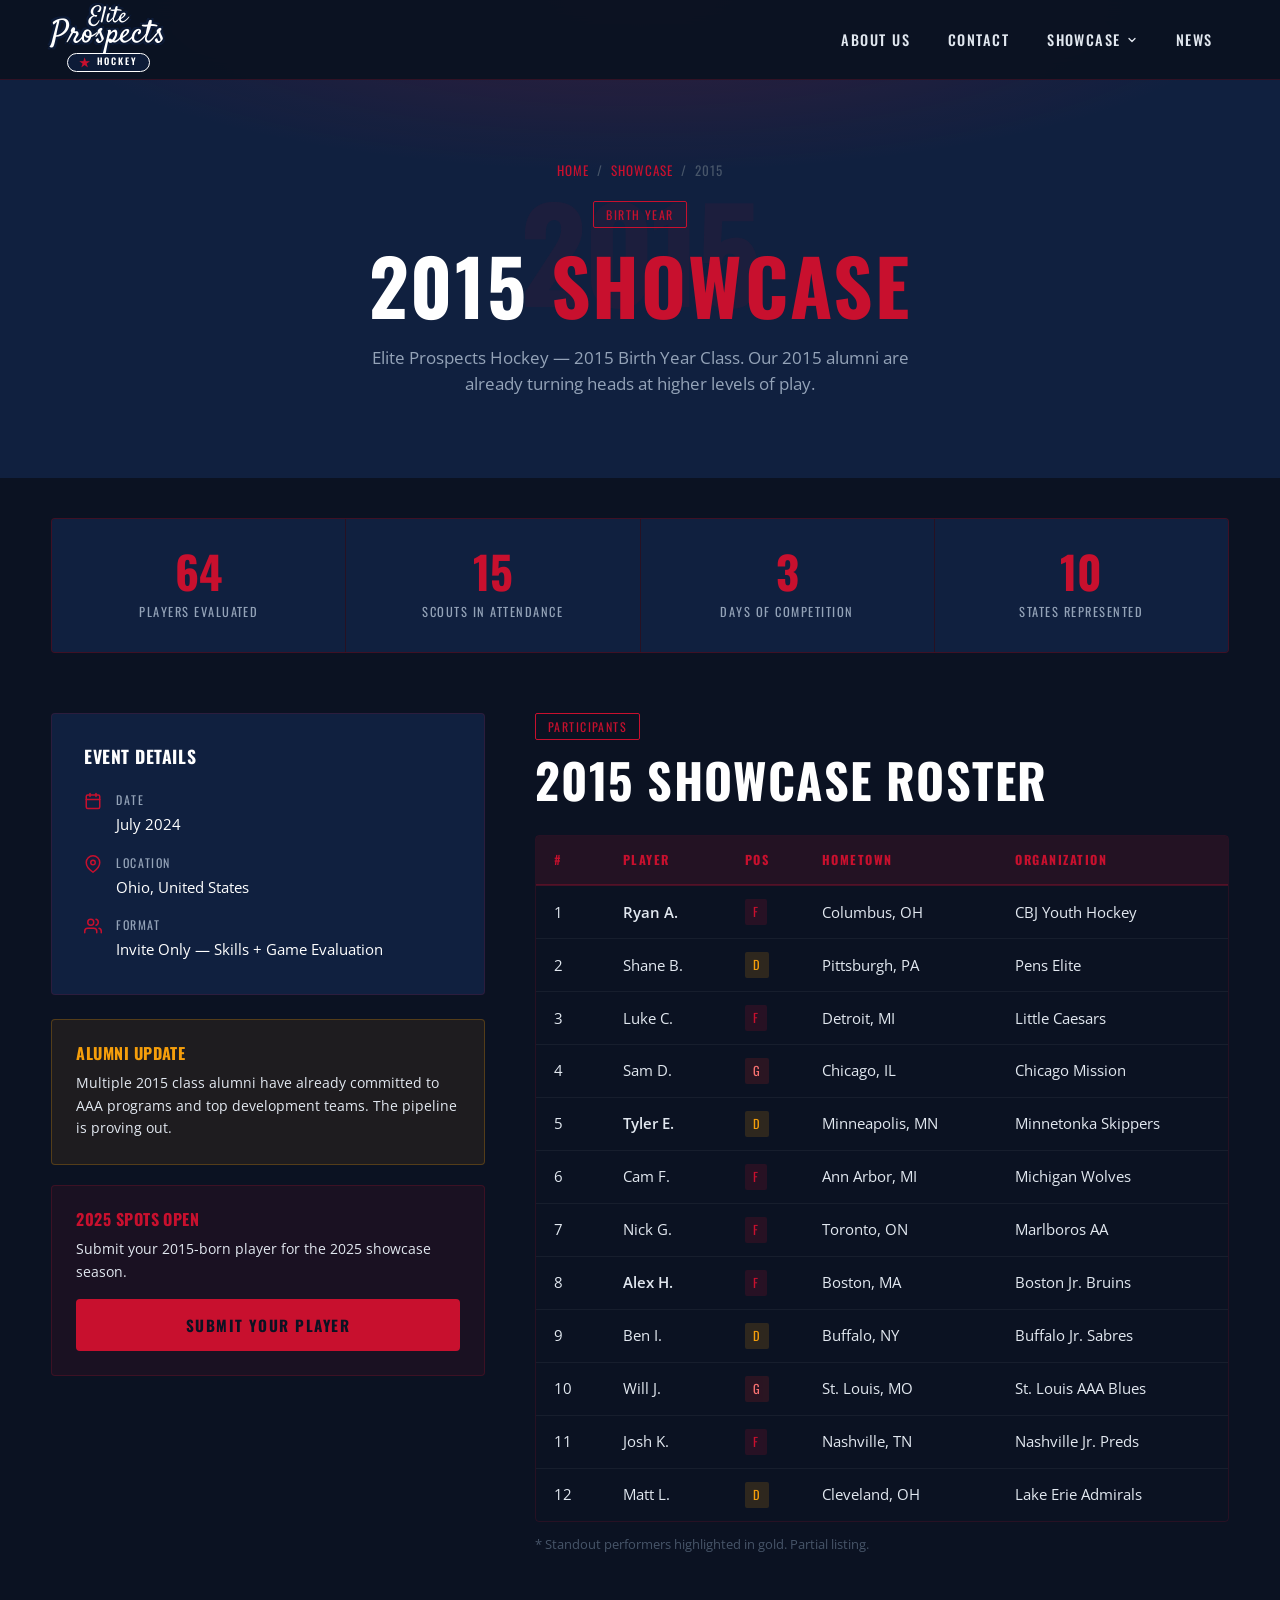
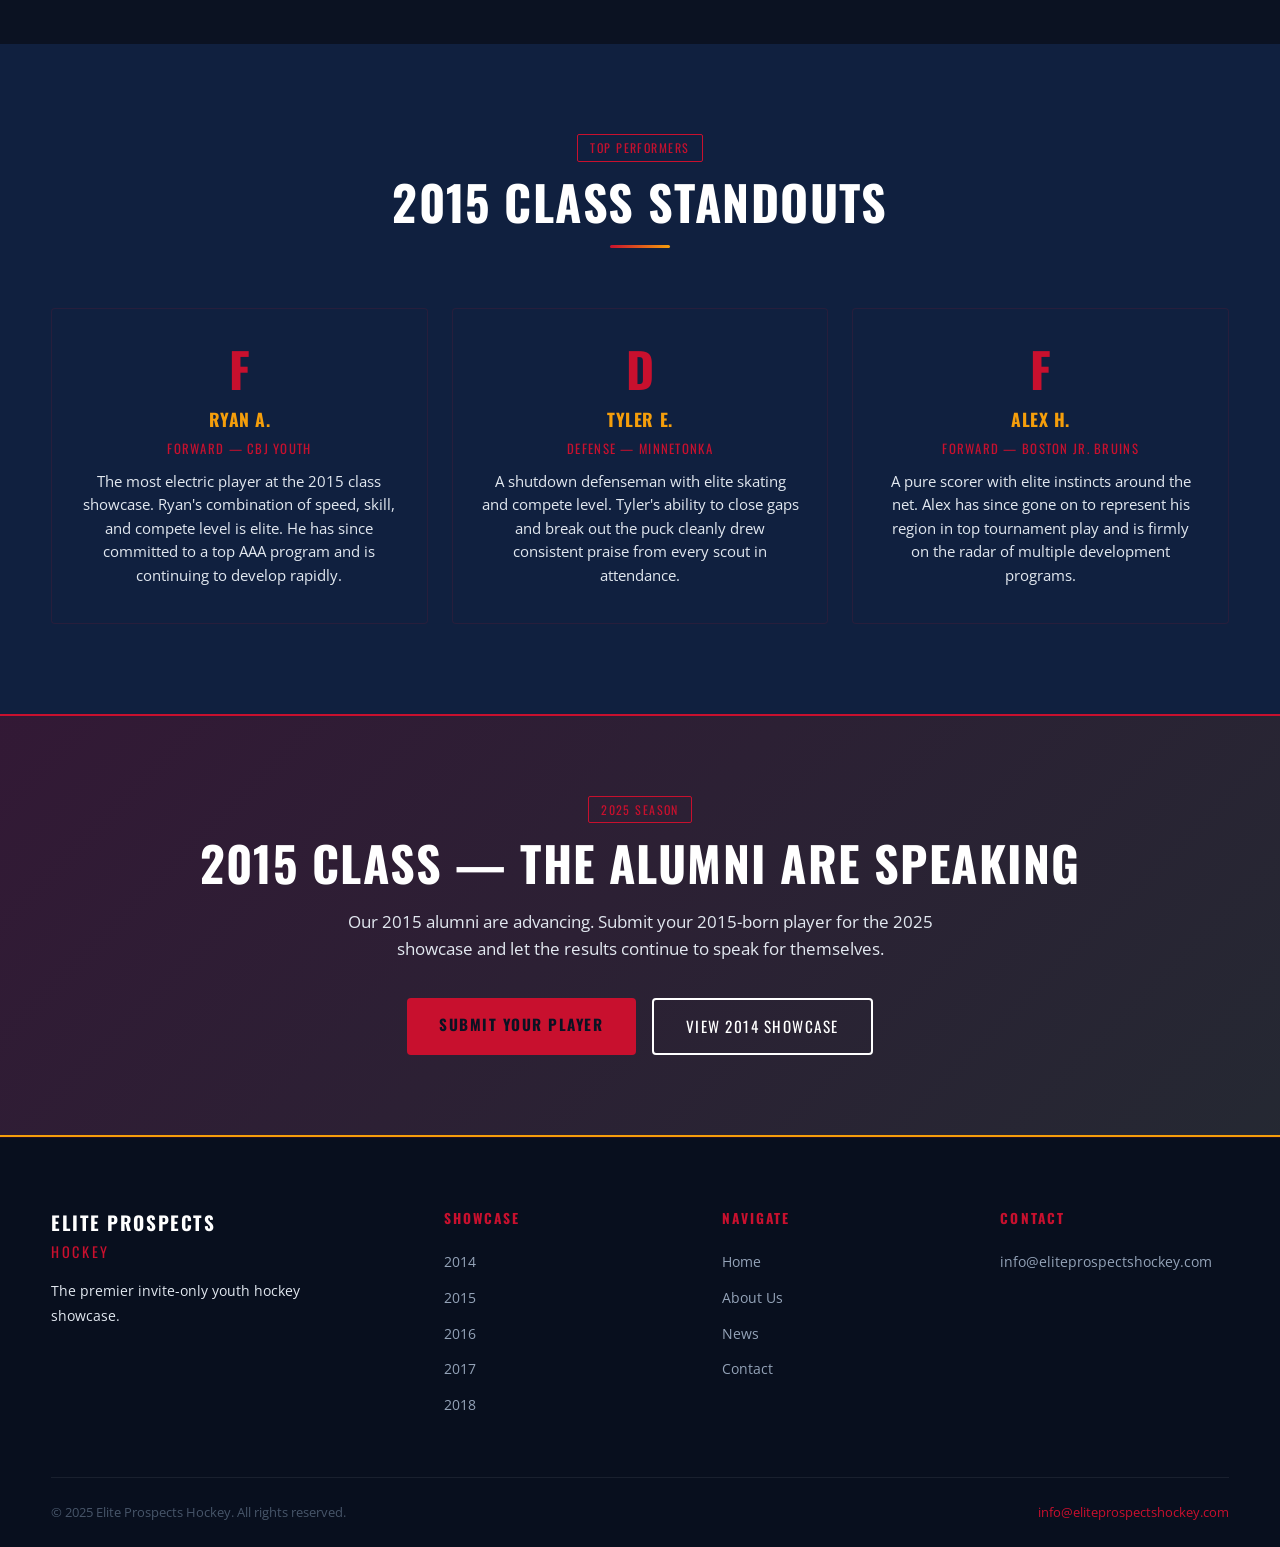
<file: showcase/2015.html>
<!DOCTYPE html>
<html lang="en">
<head>
  <meta charset="UTF-8">
  <meta name="viewport" content="width=device-width, initial-scale=1.0">
  <title>2015 Showcase | Elite Prospects Hockey</title>
  <meta name="description" content="Elite Prospects Hockey 2015 Birth Year Showcase — rosters, standouts, and event highlights.">
  <link rel="stylesheet" href="../css/styles.css">
  <link rel="icon" type="image/svg+xml" href="../images/logo.svg">
</head>
<body>

  <header class="site-header">
    <nav class="nav-inner">
      <a href="../index.html" class="site-logo">
                <div class="logo-wordmark">
          <div class="logo-script">
            <span class="ls-elite">Elite</span>
            <span class="ls-prospects">Prospects</span>
          </div>
          <div class="logo-pill">
            <span class="logo-star">&#9733;</span>
            HOCKEY
          </div>
        </div>
      </a>
      <ul class="nav-links">
        <li><a href="../about.html">About Us</a></li>
        <li><a href="../contact.html">Contact</a></li>
        <li class="nav-dropdown">
          <span class="dropdown-toggle active">Showcase
            <svg viewBox="0 0 24 24" fill="none" stroke="currentColor" stroke-width="2.5" stroke-linecap="round" stroke-linejoin="round"><polyline points="6 9 12 15 18 9"/></svg>
          </span>
          <ul class="dropdown-menu">
            <li><a href="2014.html">2014</a></li>
            <li><a href="2015.html" class="active">2015</a></li>
            <li><a href="2016.html">2016</a></li>
            <li><a href="2017.html">2017</a></li>
            <li><a href="2018.html">2018</a></li>
          </ul>
        </li>
        <li><a href="../news.html">News</a></li>
      </ul>
      <button class="nav-toggle" aria-label="Toggle navigation" aria-expanded="false">
        <span></span><span></span><span></span>
      </button>
    </nav>
  </header>

  <section class="showcase-hero">
    <div class="showcase-hero-bg"></div>
    <div class="showcase-year-badge">2015</div>
    <div class="showcase-hero-content container">
      <div class="breadcrumb">
        <a href="../index.html">Home</a><span>/</span><a href="../index.html#showcase">Showcase</a><span>/</span><span>2015</span>
      </div>
      <span class="tag">Birth Year</span>
      <h1 style="color:var(--white);">2015 <span style="color:var(--ice);">Showcase</span></h1>
      <p style="color:var(--gray-400); font-size:1.05rem; max-width:560px; margin:16px auto 0;">Elite Prospects Hockey — 2015 Birth Year Class. Our 2015 alumni are already turning heads at higher levels of play.</p>
    </div>
  </section>

  <div class="container" style="margin-top:40px; margin-bottom:60px;">
    <div class="stats-row" style="border-radius:var(--radius);">
      <div class="stat-box"><div class="stat-number">64</div><div class="stat-label">Players Evaluated</div></div>
      <div class="stat-box"><div class="stat-number">15</div><div class="stat-label">Scouts in Attendance</div></div>
      <div class="stat-box"><div class="stat-number">3</div><div class="stat-label">Days of Competition</div></div>
      <div class="stat-box"><div class="stat-number">10</div><div class="stat-label">States Represented</div></div>
    </div>
  </div>

  <section class="section" style="padding-top:0;">
    <div class="container">
      <div style="display:grid; grid-template-columns:1fr 1.6fr; gap:50px; align-items:start;">
        <div>
          <div style="background:var(--navy); border:1px solid rgba(200,16,46,.15); border-radius:var(--radius); padding:32px; margin-bottom:24px;">
            <h3 style="color:var(--white); font-size:1.1rem; margin-bottom:24px;">Event Details</h3>
            <ul style="display:flex; flex-direction:column; gap:16px;">
              <li style="display:flex; gap:14px; align-items:flex-start;">
                <svg width="18" height="18" viewBox="0 0 24 24" fill="none" stroke="var(--ice)" stroke-width="2" stroke-linecap="round" style="flex-shrink:0;margin-top:2px;"><rect x="3" y="4" width="18" height="18" rx="2" ry="2"/><line x1="16" y1="2" x2="16" y2="6"/><line x1="8" y1="2" x2="8" y2="6"/><line x1="3" y1="10" x2="21" y2="10"/></svg>
                <div><div style="font-family:var(--font-heading);font-size:.75rem;letter-spacing:.12em;color:var(--gray-400);text-transform:uppercase;margin-bottom:3px;">Date</div><div style="color:var(--white);font-size:.95rem;">July 2024</div></div>
              </li>
              <li style="display:flex; gap:14px; align-items:flex-start;">
                <svg width="18" height="18" viewBox="0 0 24 24" fill="none" stroke="var(--ice)" stroke-width="2" stroke-linecap="round" style="flex-shrink:0;margin-top:2px;"><path d="M21 10c0 7-9 13-9 13s-9-6-9-13a9 9 0 0 1 18 0z"/><circle cx="12" cy="10" r="3"/></svg>
                <div><div style="font-family:var(--font-heading);font-size:.75rem;letter-spacing:.12em;color:var(--gray-400);text-transform:uppercase;margin-bottom:3px;">Location</div><div style="color:var(--white);font-size:.95rem;">Ohio, United States</div></div>
              </li>
              <li style="display:flex; gap:14px; align-items:flex-start;">
                <svg width="18" height="18" viewBox="0 0 24 24" fill="none" stroke="var(--ice)" stroke-width="2" stroke-linecap="round" style="flex-shrink:0;margin-top:2px;"><path d="M17 21v-2a4 4 0 0 0-4-4H5a4 4 0 0 0-4 4v2"/><circle cx="9" cy="7" r="4"/><path d="M23 21v-2a4 4 0 0 0-3-3.87M16 3.13a4 4 0 0 1 0 7.75"/></svg>
                <div><div style="font-family:var(--font-heading);font-size:.75rem;letter-spacing:.12em;color:var(--gray-400);text-transform:uppercase;margin-bottom:3px;">Format</div><div style="color:var(--white);font-size:.95rem;">Invite Only — Skills + Game Evaluation</div></div>
              </li>
            </ul>
          </div>
          <!-- Alumni note for older class -->
          <div style="background:rgba(245,158,11,.08); border:1px solid rgba(245,158,11,.25); border-radius:var(--radius); padding:24px; margin-bottom:20px;">
            <h4 style="color:var(--gold); margin-bottom:10px; font-size:1rem;">Alumni Update</h4>
            <p style="font-size:.88rem; color:var(--gray-200);">Multiple 2015 class alumni have already committed to AAA programs and top development teams. The pipeline is proving out.</p>
          </div>
          <div style="background:rgba(200,16,46,.08); border:1px solid rgba(200,16,46,.2); border-radius:var(--radius); padding:24px;">
            <h4 style="color:var(--ice); margin-bottom:10px; font-size:1rem;">2025 Spots Open</h4>
            <p style="font-size:.88rem; color:var(--gray-200); margin-bottom:16px;">Submit your 2015-born player for the 2025 showcase season.</p>
            <a href="../index.html#submission" class="btn btn-primary" style="width:100%; text-align:center; display:block;">Submit Your Player</a>
          </div>
        </div>

        <div>
          <span class="tag">Participants</span>
          <h2 style="margin-bottom:28px;">2015 Showcase Roster</h2>
          <div class="roster-table-wrap">
            <table class="roster-table">
              <thead>
                <tr><th>#</th><th>Player</th><th>Pos</th><th>Hometown</th><th>Organization</th></tr>
              </thead>
              <tbody>
                <tr><td>1</td><td class="standout">Ryan A.</td><td><span class="player-pos pos-f">F</span></td><td>Columbus, OH</td><td>CBJ Youth Hockey</td></tr>
                <tr><td>2</td><td>Shane B.</td><td><span class="player-pos pos-d">D</span></td><td>Pittsburgh, PA</td><td>Pens Elite</td></tr>
                <tr><td>3</td><td>Luke C.</td><td><span class="player-pos pos-f">F</span></td><td>Detroit, MI</td><td>Little Caesars</td></tr>
                <tr><td>4</td><td>Sam D.</td><td><span class="player-pos pos-g">G</span></td><td>Chicago, IL</td><td>Chicago Mission</td></tr>
                <tr><td>5</td><td class="standout">Tyler E.</td><td><span class="player-pos pos-d">D</span></td><td>Minneapolis, MN</td><td>Minnetonka Skippers</td></tr>
                <tr><td>6</td><td>Cam F.</td><td><span class="player-pos pos-f">F</span></td><td>Ann Arbor, MI</td><td>Michigan Wolves</td></tr>
                <tr><td>7</td><td>Nick G.</td><td><span class="player-pos pos-f">F</span></td><td>Toronto, ON</td><td>Marlboros AA</td></tr>
                <tr><td>8</td><td class="standout">Alex H.</td><td><span class="player-pos pos-f">F</span></td><td>Boston, MA</td><td>Boston Jr. Bruins</td></tr>
                <tr><td>9</td><td>Ben I.</td><td><span class="player-pos pos-d">D</span></td><td>Buffalo, NY</td><td>Buffalo Jr. Sabres</td></tr>
                <tr><td>10</td><td>Will J.</td><td><span class="player-pos pos-g">G</span></td><td>St. Louis, MO</td><td>St. Louis AAA Blues</td></tr>
                <tr><td>11</td><td>Josh K.</td><td><span class="player-pos pos-f">F</span></td><td>Nashville, TN</td><td>Nashville Jr. Preds</td></tr>
                <tr><td>12</td><td>Matt L.</td><td><span class="player-pos pos-d">D</span></td><td>Cleveland, OH</td><td>Lake Erie Admirals</td></tr>
              </tbody>
            </table>
          </div>
          <p style="font-size:.8rem; color:var(--gray-600); margin-top:12px;">* Standout performers highlighted in gold. Partial listing.</p>
        </div>
      </div>
    </div>
  </section>

  <section class="section section--dark">
    <div class="container">
      <div class="section-heading">
        <span class="tag">Top Performers</span>
        <h2>2015 Class Standouts</h2>
        <div class="ice-line"></div>
      </div>
      <div class="features-grid">
        <div class="feature-card">
          <div style="font-family:var(--font-heading);font-size:3rem;font-weight:700;color:var(--ice);line-height:1;margin-bottom:16px;">F</div>
          <h3 style="color:var(--gold);">Ryan A.</h3>
          <p style="color:var(--ice);font-size:.8rem;font-family:var(--font-heading);letter-spacing:.1em;margin-bottom:10px;">FORWARD — CBJ YOUTH</p>
          <p>The most electric player at the 2015 class showcase. Ryan's combination of speed, skill, and compete level is elite. He has since committed to a top AAA program and is continuing to develop rapidly.</p>
        </div>
        <div class="feature-card">
          <div style="font-family:var(--font-heading);font-size:3rem;font-weight:700;color:var(--ice);line-height:1;margin-bottom:16px;">D</div>
          <h3 style="color:var(--gold);">Tyler E.</h3>
          <p style="color:var(--ice);font-size:.8rem;font-family:var(--font-heading);letter-spacing:.1em;margin-bottom:10px;">DEFENSE — MINNETONKA</p>
          <p>A shutdown defenseman with elite skating and compete level. Tyler's ability to close gaps and break out the puck cleanly drew consistent praise from every scout in attendance.</p>
        </div>
        <div class="feature-card">
          <div style="font-family:var(--font-heading);font-size:3rem;font-weight:700;color:var(--ice);line-height:1;margin-bottom:16px;">F</div>
          <h3 style="color:var(--gold);">Alex H.</h3>
          <p style="color:var(--ice);font-size:.8rem;font-family:var(--font-heading);letter-spacing:.1em;margin-bottom:10px;">FORWARD — BOSTON JR. BRUINS</p>
          <p>A pure scorer with elite instincts around the net. Alex has since gone on to represent his region in top tournament play and is firmly on the radar of multiple development programs.</p>
        </div>
      </div>
    </div>
  </section>

  <section class="showcase-banner">
    <div class="container">
      <span class="tag">2025 Season</span>
      <h2>2015 Class — The Alumni Are Speaking</h2>
      <p>Our 2015 alumni are advancing. Submit your 2015-born player for the 2025 showcase and let the results continue to speak for themselves.</p>
      <div style="display:flex; gap:16px; justify-content:center; flex-wrap:wrap;">
        <a href="../index.html#submission" class="btn btn-primary">Submit Your Player</a>
        <a href="2014.html" class="btn btn-outline">View 2014 Showcase</a>
      </div>
    </div>
  </section>

  <footer class="site-footer">
    <div class="container">
      <div class="footer-main">
        <div class="footer-brand">
          <div style="margin-bottom:16px;">
            <div style="font-family:'Oswald',sans-serif;font-size:1.2rem;letter-spacing:.08em;font-weight:700;color:var(--white);">ELITE PROSPECTS</div>
            <div style="font-family:'Oswald',sans-serif;font-size:.9rem;letter-spacing:.18em;color:var(--ice);margin-top:2px;">HOCKEY</div>
          </div>
          <p>The premier invite-only youth hockey showcase.</p>
        </div>
        <div class="footer-col"><h5>Showcase</h5><ul><li><a href="2014.html">2014</a></li><li><a href="2015.html">2015</a></li><li><a href="2016.html">2016</a></li><li><a href="2017.html">2017</a></li><li><a href="2018.html">2018</a></li></ul></div>
        <div class="footer-col"><h5>Navigate</h5><ul><li><a href="../index.html">Home</a></li><li><a href="../about.html">About Us</a></li><li><a href="../news.html">News</a></li><li><a href="../contact.html">Contact</a></li></ul></div>
        <div class="footer-col"><h5>Contact</h5><ul><li><a href="mailto:info@eliteprospectshockey.com">info@eliteprospectshockey.com</a></li></ul></div>
      </div>
      <div class="footer-bottom">
        <p>&copy; 2025 Elite Prospects Hockey. All rights reserved.</p>
        <p><a href="mailto:info@eliteprospectshockey.com">info@eliteprospectshockey.com</a></p>
      </div>
    </div>
  </footer>

  <script src="../js/main.js"></script>
</body>
</html>
</file>
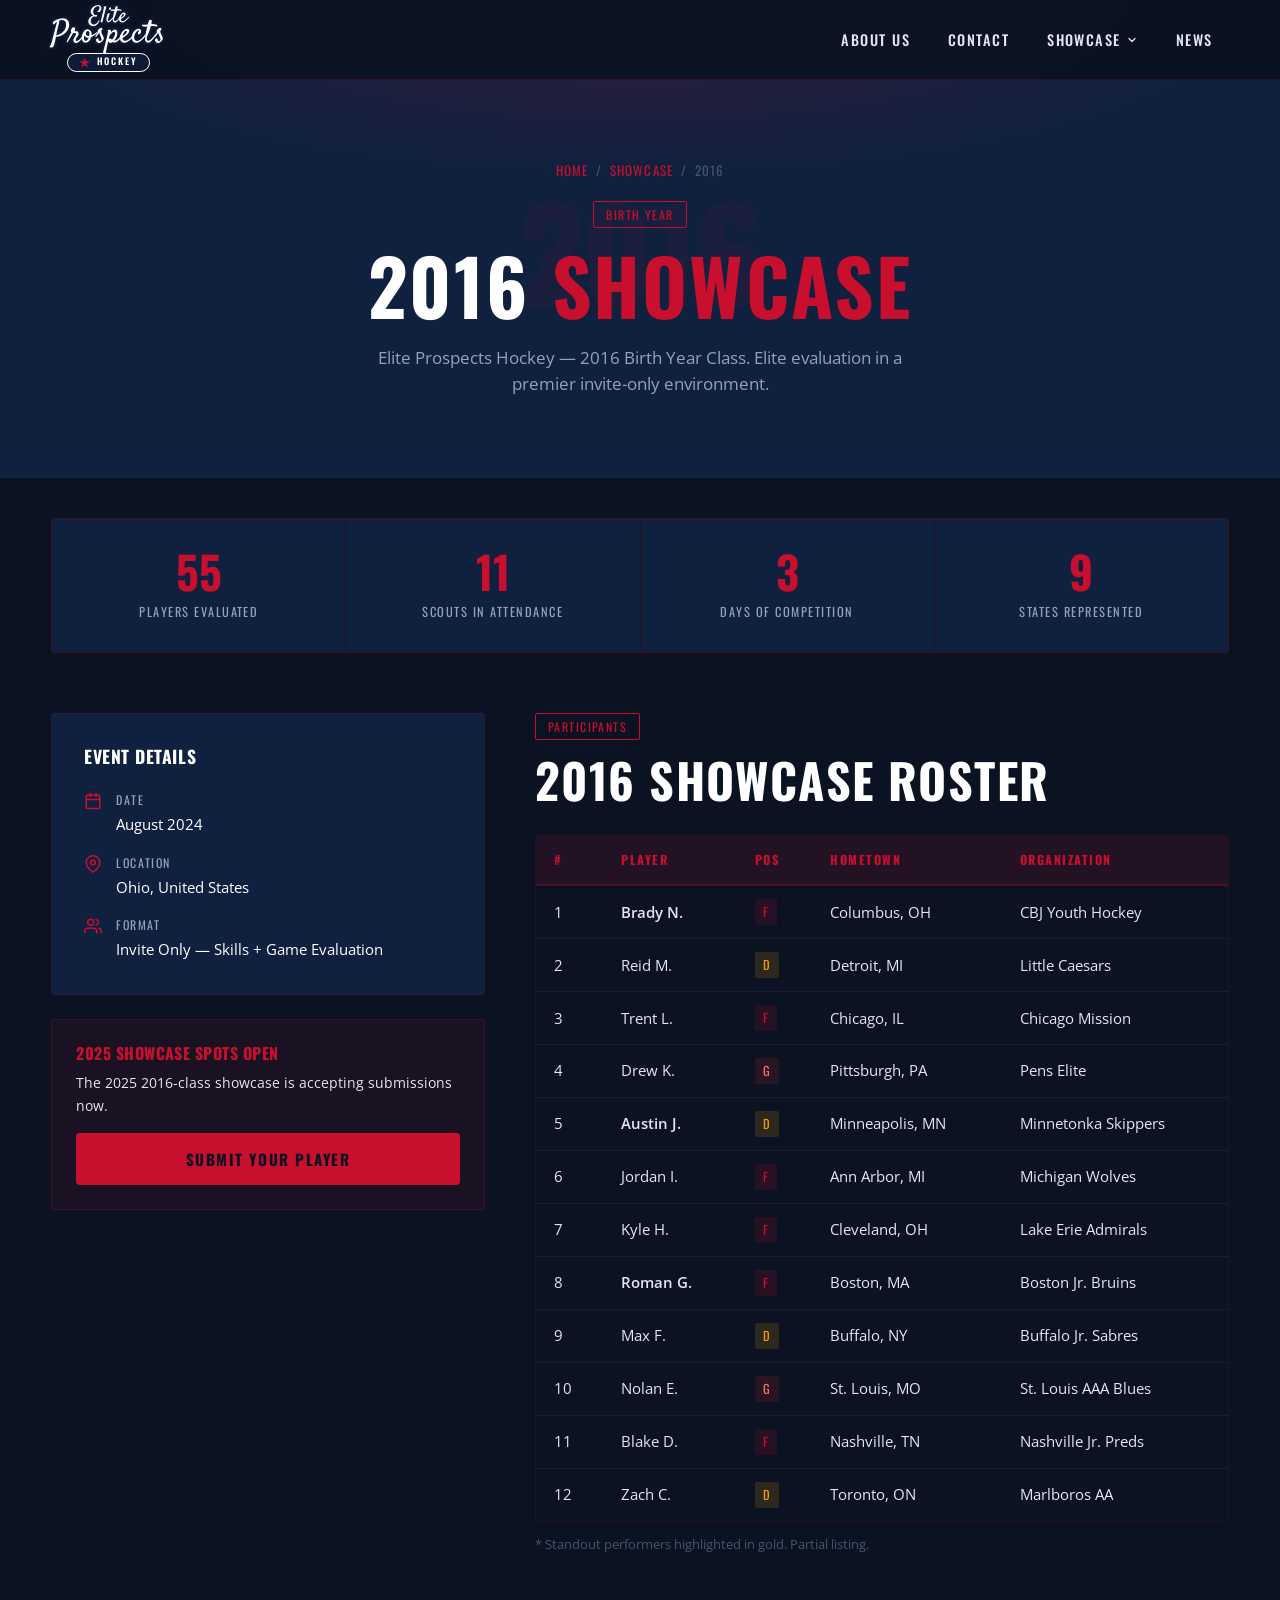
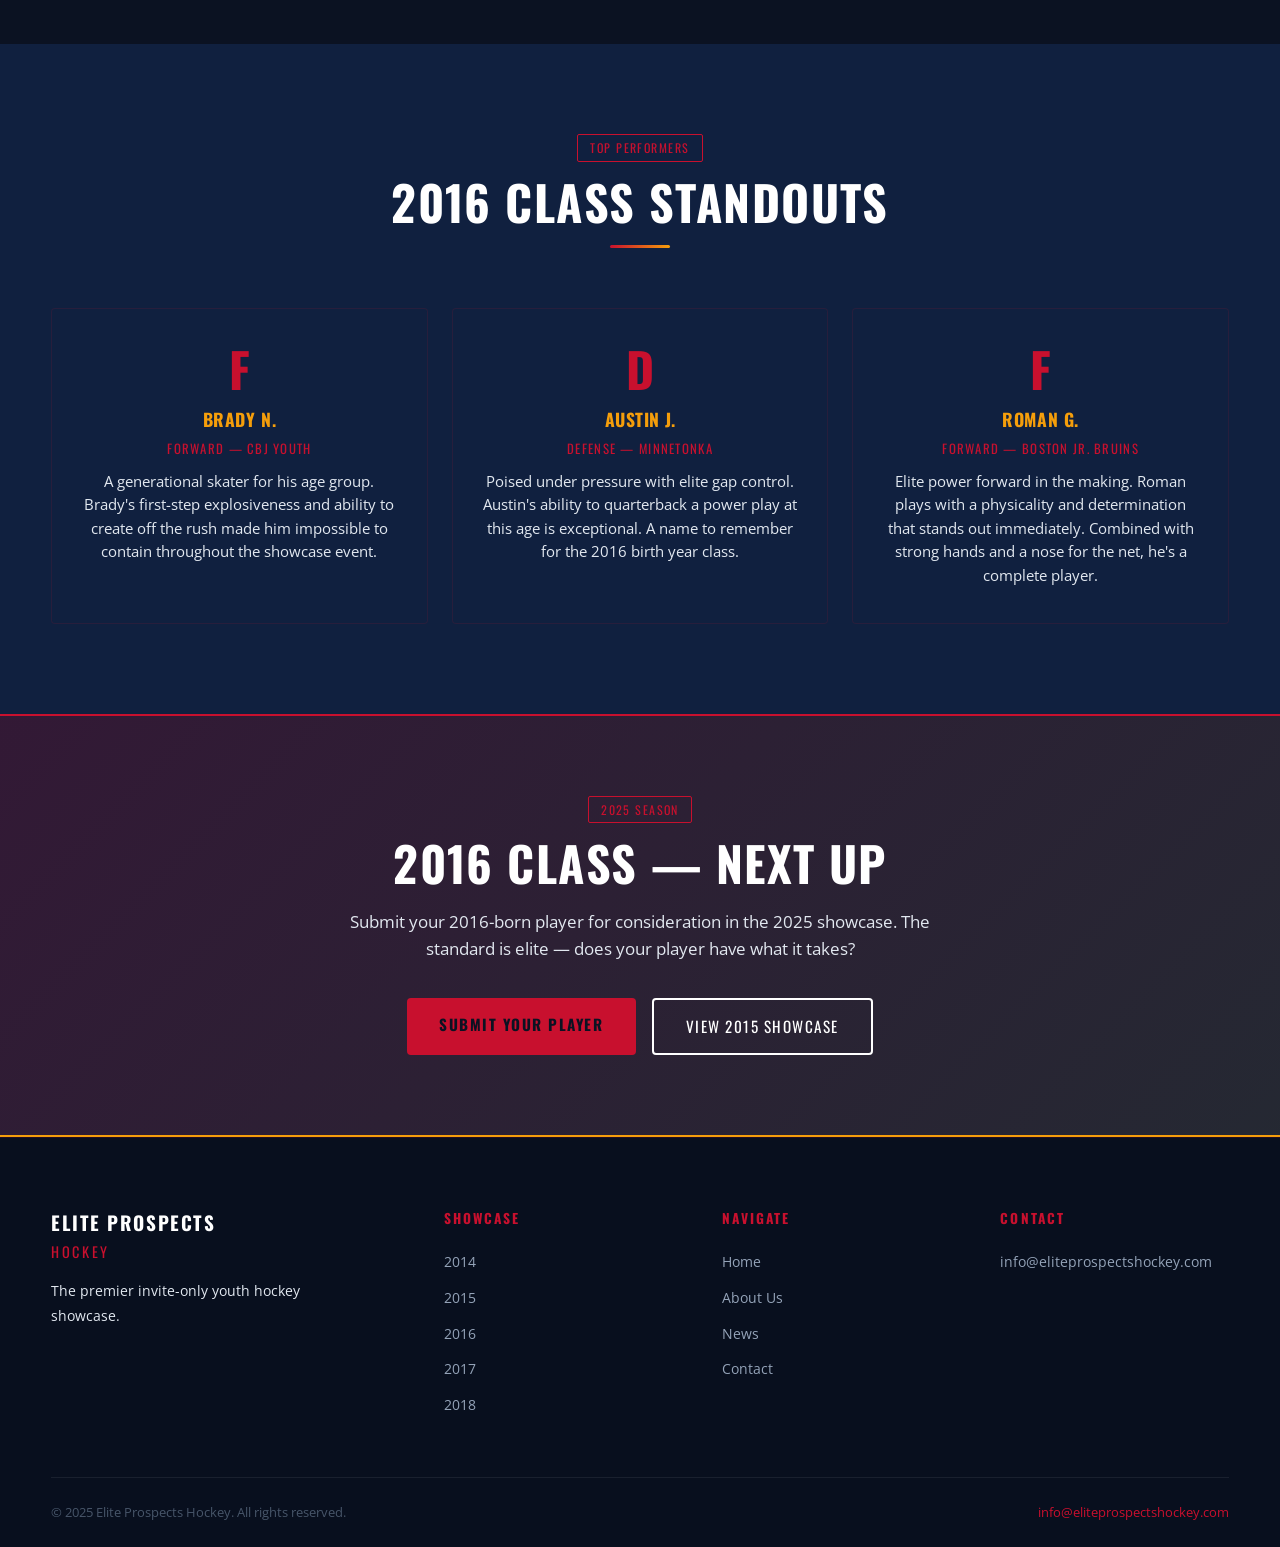
<file: showcase/2016.html>
<!DOCTYPE html>
<html lang="en">
<head>
  <meta charset="UTF-8">
  <meta name="viewport" content="width=device-width, initial-scale=1.0">
  <title>2016 Showcase | Elite Prospects Hockey</title>
  <meta name="description" content="Elite Prospects Hockey 2016 Birth Year Showcase — rosters, standouts, and event highlights.">
  <link rel="stylesheet" href="../css/styles.css">
  <link rel="icon" type="image/svg+xml" href="../images/logo.svg">
</head>
<body>

  <header class="site-header">
    <nav class="nav-inner">
      <a href="../index.html" class="site-logo">
                <div class="logo-wordmark">
          <div class="logo-script">
            <span class="ls-elite">Elite</span>
            <span class="ls-prospects">Prospects</span>
          </div>
          <div class="logo-pill">
            <span class="logo-star">&#9733;</span>
            HOCKEY
          </div>
        </div>
      </a>
      <ul class="nav-links">
        <li><a href="../about.html">About Us</a></li>
        <li><a href="../contact.html">Contact</a></li>
        <li class="nav-dropdown">
          <span class="dropdown-toggle active">Showcase
            <svg viewBox="0 0 24 24" fill="none" stroke="currentColor" stroke-width="2.5" stroke-linecap="round" stroke-linejoin="round"><polyline points="6 9 12 15 18 9"/></svg>
          </span>
          <ul class="dropdown-menu">
            <li><a href="2014.html">2014</a></li>
            <li><a href="2015.html">2015</a></li>
            <li><a href="2016.html" class="active">2016</a></li>
            <li><a href="2017.html">2017</a></li>
            <li><a href="2018.html">2018</a></li>
          </ul>
        </li>
        <li><a href="../news.html">News</a></li>
      </ul>
      <button class="nav-toggle" aria-label="Toggle navigation" aria-expanded="false">
        <span></span><span></span><span></span>
      </button>
    </nav>
  </header>

  <section class="showcase-hero">
    <div class="showcase-hero-bg"></div>
    <div class="showcase-year-badge">2016</div>
    <div class="showcase-hero-content container">
      <div class="breadcrumb">
        <a href="../index.html">Home</a><span>/</span><a href="../index.html#showcase">Showcase</a><span>/</span><span>2016</span>
      </div>
      <span class="tag">Birth Year</span>
      <h1 style="color:var(--white);">2016 <span style="color:var(--ice);">Showcase</span></h1>
      <p style="color:var(--gray-400); font-size:1.05rem; max-width:560px; margin:16px auto 0;">Elite Prospects Hockey — 2016 Birth Year Class. Elite evaluation in a premier invite-only environment.</p>
    </div>
  </section>

  <div class="container" style="margin-top:40px; margin-bottom:60px;">
    <div class="stats-row" style="border-radius:var(--radius);">
      <div class="stat-box"><div class="stat-number">55</div><div class="stat-label">Players Evaluated</div></div>
      <div class="stat-box"><div class="stat-number">11</div><div class="stat-label">Scouts in Attendance</div></div>
      <div class="stat-box"><div class="stat-number">3</div><div class="stat-label">Days of Competition</div></div>
      <div class="stat-box"><div class="stat-number">9</div><div class="stat-label">States Represented</div></div>
    </div>
  </div>

  <section class="section" style="padding-top:0;">
    <div class="container">
      <div style="display:grid; grid-template-columns:1fr 1.6fr; gap:50px; align-items:start;">
        <div>
          <div style="background:var(--navy); border:1px solid rgba(200,16,46,.15); border-radius:var(--radius); padding:32px; margin-bottom:24px;">
            <h3 style="color:var(--white); font-size:1.1rem; margin-bottom:24px;">Event Details</h3>
            <ul style="display:flex; flex-direction:column; gap:16px;">
              <li style="display:flex; gap:14px; align-items:flex-start;">
                <svg width="18" height="18" viewBox="0 0 24 24" fill="none" stroke="var(--ice)" stroke-width="2" stroke-linecap="round" style="flex-shrink:0;margin-top:2px;"><rect x="3" y="4" width="18" height="18" rx="2" ry="2"/><line x1="16" y1="2" x2="16" y2="6"/><line x1="8" y1="2" x2="8" y2="6"/><line x1="3" y1="10" x2="21" y2="10"/></svg>
                <div><div style="font-family:var(--font-heading);font-size:.75rem;letter-spacing:.12em;color:var(--gray-400);text-transform:uppercase;margin-bottom:3px;">Date</div><div style="color:var(--white);font-size:.95rem;">August 2024</div></div>
              </li>
              <li style="display:flex; gap:14px; align-items:flex-start;">
                <svg width="18" height="18" viewBox="0 0 24 24" fill="none" stroke="var(--ice)" stroke-width="2" stroke-linecap="round" style="flex-shrink:0;margin-top:2px;"><path d="M21 10c0 7-9 13-9 13s-9-6-9-13a9 9 0 0 1 18 0z"/><circle cx="12" cy="10" r="3"/></svg>
                <div><div style="font-family:var(--font-heading);font-size:.75rem;letter-spacing:.12em;color:var(--gray-400);text-transform:uppercase;margin-bottom:3px;">Location</div><div style="color:var(--white);font-size:.95rem;">Ohio, United States</div></div>
              </li>
              <li style="display:flex; gap:14px; align-items:flex-start;">
                <svg width="18" height="18" viewBox="0 0 24 24" fill="none" stroke="var(--ice)" stroke-width="2" stroke-linecap="round" style="flex-shrink:0;margin-top:2px;"><path d="M17 21v-2a4 4 0 0 0-4-4H5a4 4 0 0 0-4 4v2"/><circle cx="9" cy="7" r="4"/><path d="M23 21v-2a4 4 0 0 0-3-3.87M16 3.13a4 4 0 0 1 0 7.75"/></svg>
                <div><div style="font-family:var(--font-heading);font-size:.75rem;letter-spacing:.12em;color:var(--gray-400);text-transform:uppercase;margin-bottom:3px;">Format</div><div style="color:var(--white);font-size:.95rem;">Invite Only — Skills + Game Evaluation</div></div>
              </li>
            </ul>
          </div>
          <div style="background:rgba(200,16,46,.08); border:1px solid rgba(200,16,46,.2); border-radius:var(--radius); padding:24px;">
            <h4 style="color:var(--ice); margin-bottom:10px; font-size:1rem;">2025 Showcase Spots Open</h4>
            <p style="font-size:.88rem; color:var(--gray-200); margin-bottom:16px;">The 2025 2016-class showcase is accepting submissions now.</p>
            <a href="../index.html#submission" class="btn btn-primary" style="width:100%; text-align:center; display:block;">Submit Your Player</a>
          </div>
        </div>

        <div>
          <span class="tag">Participants</span>
          <h2 style="margin-bottom:28px;">2016 Showcase Roster</h2>
          <div class="roster-table-wrap">
            <table class="roster-table">
              <thead>
                <tr><th>#</th><th>Player</th><th>Pos</th><th>Hometown</th><th>Organization</th></tr>
              </thead>
              <tbody>
                <tr><td>1</td><td class="standout">Brady N.</td><td><span class="player-pos pos-f">F</span></td><td>Columbus, OH</td><td>CBJ Youth Hockey</td></tr>
                <tr><td>2</td><td>Reid M.</td><td><span class="player-pos pos-d">D</span></td><td>Detroit, MI</td><td>Little Caesars</td></tr>
                <tr><td>3</td><td>Trent L.</td><td><span class="player-pos pos-f">F</span></td><td>Chicago, IL</td><td>Chicago Mission</td></tr>
                <tr><td>4</td><td>Drew K.</td><td><span class="player-pos pos-g">G</span></td><td>Pittsburgh, PA</td><td>Pens Elite</td></tr>
                <tr><td>5</td><td class="standout">Austin J.</td><td><span class="player-pos pos-d">D</span></td><td>Minneapolis, MN</td><td>Minnetonka Skippers</td></tr>
                <tr><td>6</td><td>Jordan I.</td><td><span class="player-pos pos-f">F</span></td><td>Ann Arbor, MI</td><td>Michigan Wolves</td></tr>
                <tr><td>7</td><td>Kyle H.</td><td><span class="player-pos pos-f">F</span></td><td>Cleveland, OH</td><td>Lake Erie Admirals</td></tr>
                <tr><td>8</td><td class="standout">Roman G.</td><td><span class="player-pos pos-f">F</span></td><td>Boston, MA</td><td>Boston Jr. Bruins</td></tr>
                <tr><td>9</td><td>Max F.</td><td><span class="player-pos pos-d">D</span></td><td>Buffalo, NY</td><td>Buffalo Jr. Sabres</td></tr>
                <tr><td>10</td><td>Nolan E.</td><td><span class="player-pos pos-g">G</span></td><td>St. Louis, MO</td><td>St. Louis AAA Blues</td></tr>
                <tr><td>11</td><td>Blake D.</td><td><span class="player-pos pos-f">F</span></td><td>Nashville, TN</td><td>Nashville Jr. Preds</td></tr>
                <tr><td>12</td><td>Zach C.</td><td><span class="player-pos pos-d">D</span></td><td>Toronto, ON</td><td>Marlboros AA</td></tr>
              </tbody>
            </table>
          </div>
          <p style="font-size:.8rem; color:var(--gray-600); margin-top:12px;">* Standout performers highlighted in gold. Partial listing.</p>
        </div>
      </div>
    </div>
  </section>

  <section class="section section--dark">
    <div class="container">
      <div class="section-heading">
        <span class="tag">Top Performers</span>
        <h2>2016 Class Standouts</h2>
        <div class="ice-line"></div>
      </div>
      <div class="features-grid">
        <div class="feature-card">
          <div style="font-family:var(--font-heading);font-size:3rem;font-weight:700;color:var(--ice);line-height:1;margin-bottom:16px;">F</div>
          <h3 style="color:var(--gold);">Brady N.</h3>
          <p style="color:var(--ice);font-size:.8rem;font-family:var(--font-heading);letter-spacing:.1em;margin-bottom:10px;">FORWARD — CBJ YOUTH</p>
          <p>A generational skater for his age group. Brady's first-step explosiveness and ability to create off the rush made him impossible to contain throughout the showcase event.</p>
        </div>
        <div class="feature-card">
          <div style="font-family:var(--font-heading);font-size:3rem;font-weight:700;color:var(--ice);line-height:1;margin-bottom:16px;">D</div>
          <h3 style="color:var(--gold);">Austin J.</h3>
          <p style="color:var(--ice);font-size:.8rem;font-family:var(--font-heading);letter-spacing:.1em;margin-bottom:10px;">DEFENSE — MINNETONKA</p>
          <p>Poised under pressure with elite gap control. Austin's ability to quarterback a power play at this age is exceptional. A name to remember for the 2016 birth year class.</p>
        </div>
        <div class="feature-card">
          <div style="font-family:var(--font-heading);font-size:3rem;font-weight:700;color:var(--ice);line-height:1;margin-bottom:16px;">F</div>
          <h3 style="color:var(--gold);">Roman G.</h3>
          <p style="color:var(--ice);font-size:.8rem;font-family:var(--font-heading);letter-spacing:.1em;margin-bottom:10px;">FORWARD — BOSTON JR. BRUINS</p>
          <p>Elite power forward in the making. Roman plays with a physicality and determination that stands out immediately. Combined with strong hands and a nose for the net, he's a complete player.</p>
        </div>
      </div>
    </div>
  </section>

  <section class="showcase-banner">
    <div class="container">
      <span class="tag">2025 Season</span>
      <h2>2016 Class — Next Up</h2>
      <p>Submit your 2016-born player for consideration in the 2025 showcase. The standard is elite — does your player have what it takes?</p>
      <div style="display:flex; gap:16px; justify-content:center; flex-wrap:wrap;">
        <a href="../index.html#submission" class="btn btn-primary">Submit Your Player</a>
        <a href="2015.html" class="btn btn-outline">View 2015 Showcase</a>
      </div>
    </div>
  </section>

  <footer class="site-footer">
    <div class="container">
      <div class="footer-main">
        <div class="footer-brand">
          <div style="margin-bottom:16px;">
            <div style="font-family:'Oswald',sans-serif;font-size:1.2rem;letter-spacing:.08em;font-weight:700;color:var(--white);">ELITE PROSPECTS</div>
            <div style="font-family:'Oswald',sans-serif;font-size:.9rem;letter-spacing:.18em;color:var(--ice);margin-top:2px;">HOCKEY</div>
          </div>
          <p>The premier invite-only youth hockey showcase.</p>
        </div>
        <div class="footer-col"><h5>Showcase</h5><ul><li><a href="2014.html">2014</a></li><li><a href="2015.html">2015</a></li><li><a href="2016.html">2016</a></li><li><a href="2017.html">2017</a></li><li><a href="2018.html">2018</a></li></ul></div>
        <div class="footer-col"><h5>Navigate</h5><ul><li><a href="../index.html">Home</a></li><li><a href="../about.html">About Us</a></li><li><a href="../news.html">News</a></li><li><a href="../contact.html">Contact</a></li></ul></div>
        <div class="footer-col"><h5>Contact</h5><ul><li><a href="mailto:info@eliteprospectshockey.com">info@eliteprospectshockey.com</a></li></ul></div>
      </div>
      <div class="footer-bottom">
        <p>&copy; 2025 Elite Prospects Hockey. All rights reserved.</p>
        <p><a href="mailto:info@eliteprospectshockey.com">info@eliteprospectshockey.com</a></p>
      </div>
    </div>
  </footer>

  <script src="../js/main.js"></script>
</body>
</html>
</file>
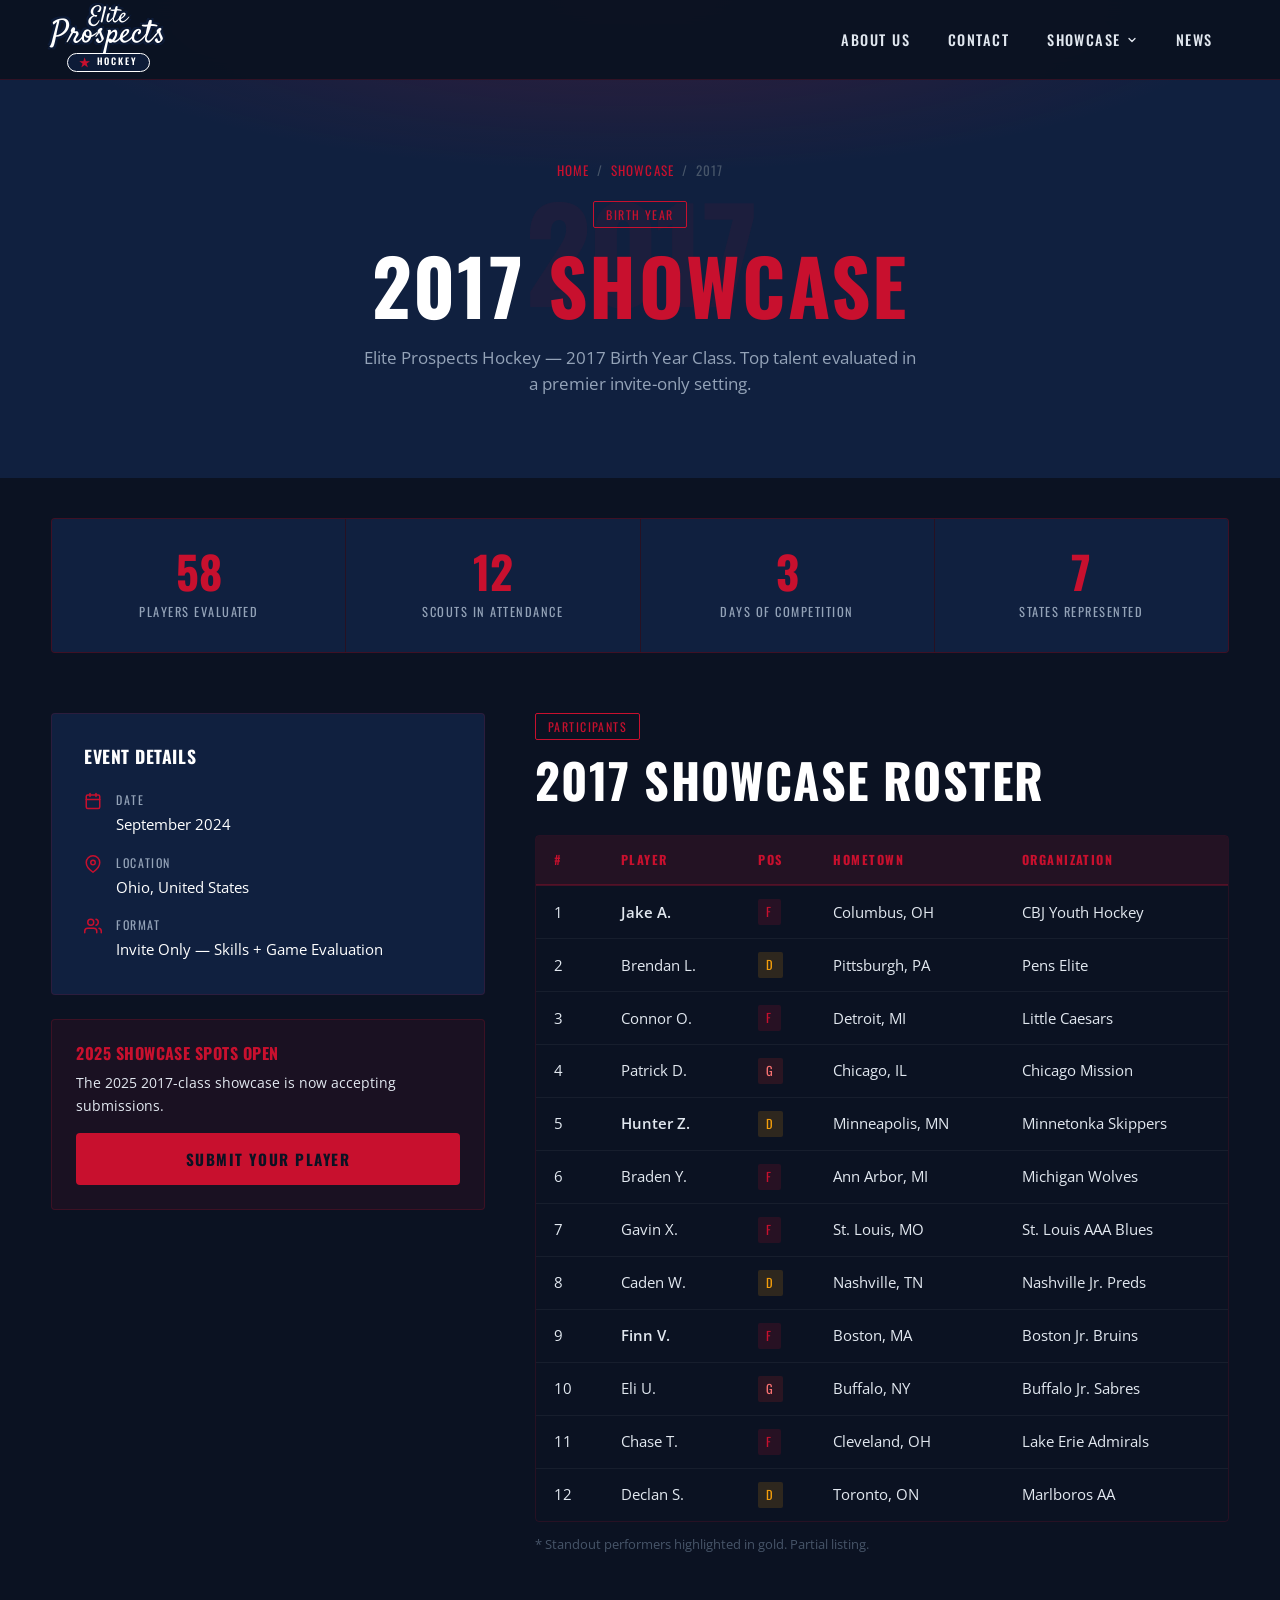
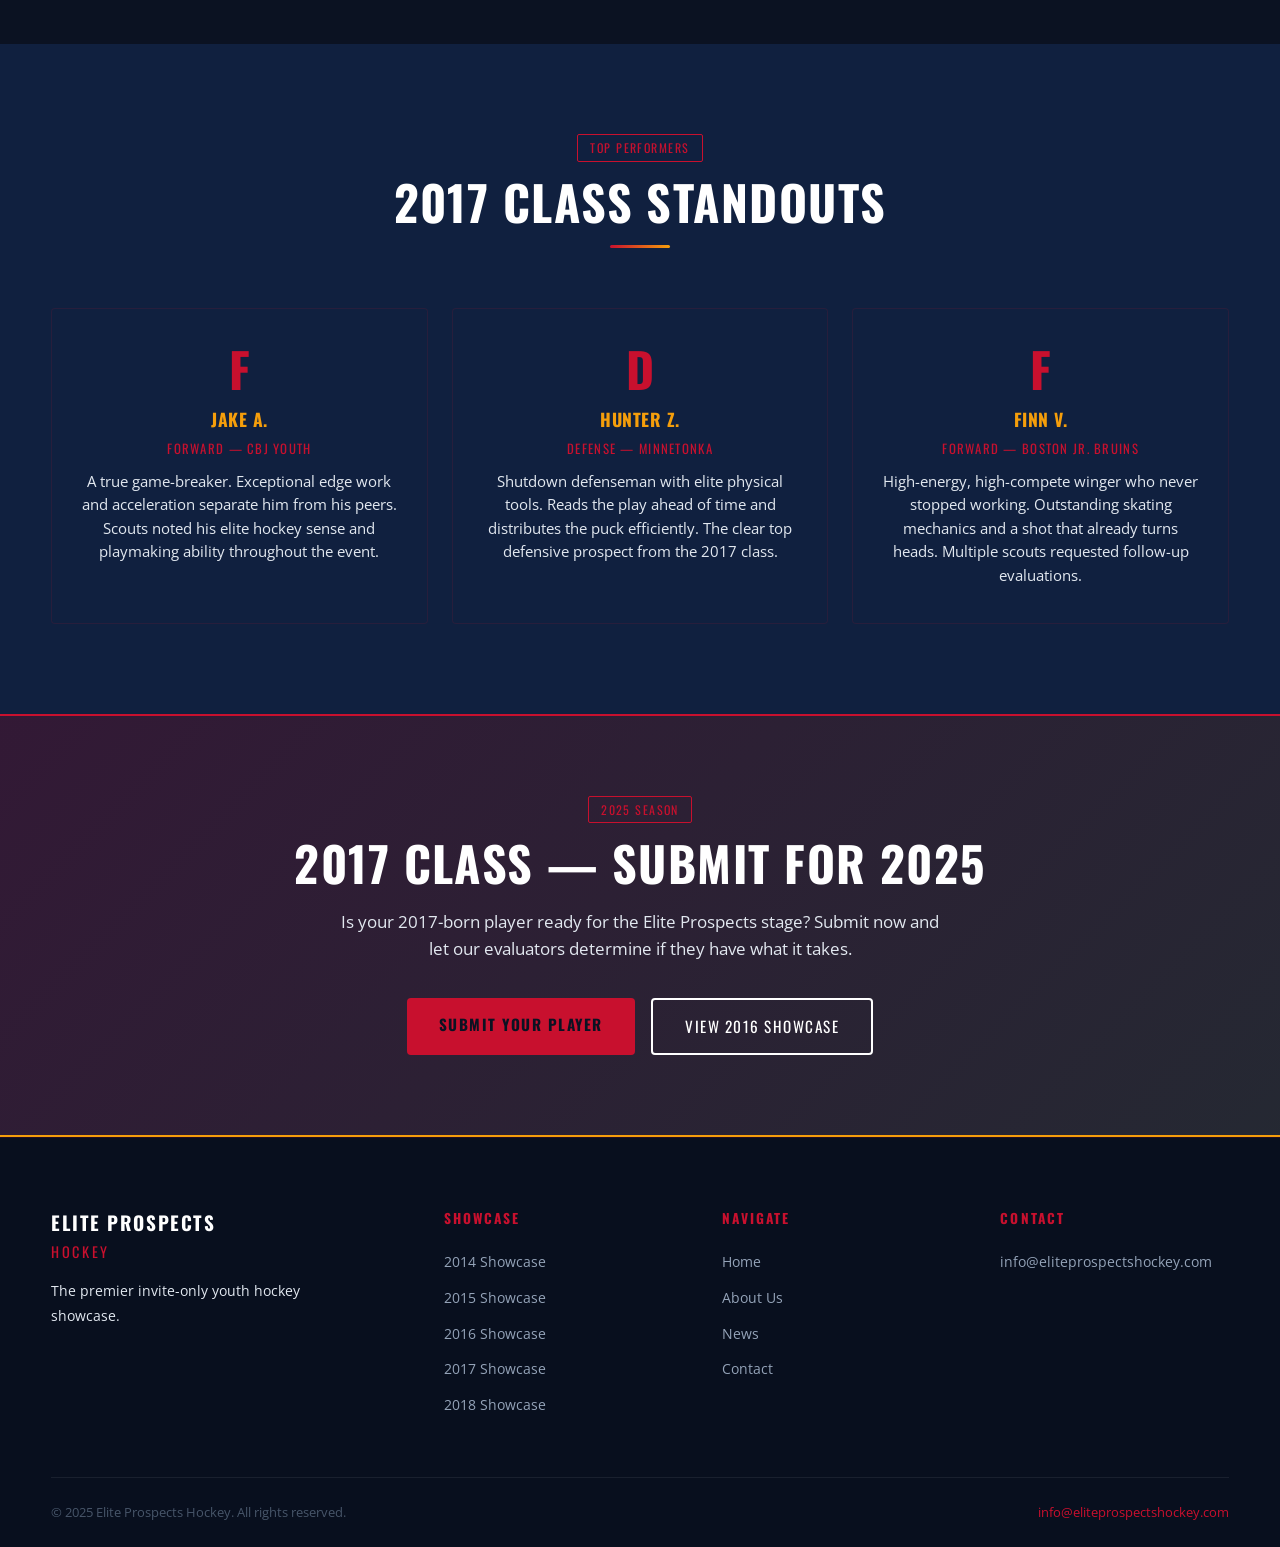
<file: showcase/2017.html>
<!DOCTYPE html>
<html lang="en">
<head>
  <meta charset="UTF-8">
  <meta name="viewport" content="width=device-width, initial-scale=1.0">
  <title>2017 Showcase | Elite Prospects Hockey</title>
  <meta name="description" content="Elite Prospects Hockey 2017 Birth Year Showcase — rosters, standouts, and event highlights.">
  <link rel="stylesheet" href="../css/styles.css">
  <link rel="icon" type="image/svg+xml" href="../images/logo.svg">
</head>
<body>

  <header class="site-header">
    <nav class="nav-inner">
      <a href="../index.html" class="site-logo">
                <div class="logo-wordmark">
          <div class="logo-script">
            <span class="ls-elite">Elite</span>
            <span class="ls-prospects">Prospects</span>
          </div>
          <div class="logo-pill">
            <span class="logo-star">&#9733;</span>
            HOCKEY
          </div>
        </div>
      </a>
      <ul class="nav-links">
        <li><a href="../about.html">About Us</a></li>
        <li><a href="../contact.html">Contact</a></li>
        <li class="nav-dropdown">
          <span class="dropdown-toggle active">Showcase
            <svg viewBox="0 0 24 24" fill="none" stroke="currentColor" stroke-width="2.5" stroke-linecap="round" stroke-linejoin="round"><polyline points="6 9 12 15 18 9"/></svg>
          </span>
          <ul class="dropdown-menu">
            <li><a href="2014.html">2014</a></li>
            <li><a href="2015.html">2015</a></li>
            <li><a href="2016.html">2016</a></li>
            <li><a href="2017.html" class="active">2017</a></li>
            <li><a href="2018.html">2018</a></li>
          </ul>
        </li>
        <li><a href="../news.html">News</a></li>
      </ul>
      <button class="nav-toggle" aria-label="Toggle navigation" aria-expanded="false">
        <span></span><span></span><span></span>
      </button>
    </nav>
  </header>

  <section class="showcase-hero">
    <div class="showcase-hero-bg"></div>
    <div class="showcase-year-badge">2017</div>
    <div class="showcase-hero-content container">
      <div class="breadcrumb">
        <a href="../index.html">Home</a><span>/</span><a href="../index.html#showcase">Showcase</a><span>/</span><span>2017</span>
      </div>
      <span class="tag">Birth Year</span>
      <h1 style="color:var(--white);">2017 <span style="color:var(--ice);">Showcase</span></h1>
      <p style="color:var(--gray-400); font-size:1.05rem; max-width:560px; margin:16px auto 0;">Elite Prospects Hockey — 2017 Birth Year Class. Top talent evaluated in a premier invite-only setting.</p>
    </div>
  </section>

  <div class="container" style="margin-top:40px; margin-bottom:60px;">
    <div class="stats-row" style="border-radius:var(--radius);">
      <div class="stat-box"><div class="stat-number">58</div><div class="stat-label">Players Evaluated</div></div>
      <div class="stat-box"><div class="stat-number">12</div><div class="stat-label">Scouts in Attendance</div></div>
      <div class="stat-box"><div class="stat-number">3</div><div class="stat-label">Days of Competition</div></div>
      <div class="stat-box"><div class="stat-number">7</div><div class="stat-label">States Represented</div></div>
    </div>
  </div>

  <section class="section" style="padding-top:0;">
    <div class="container">
      <div style="display:grid; grid-template-columns:1fr 1.6fr; gap:50px; align-items:start;">
        <div>
          <div style="background:var(--navy); border:1px solid rgba(200,16,46,.15); border-radius:var(--radius); padding:32px; margin-bottom:24px;">
            <h3 style="color:var(--white); font-size:1.1rem; margin-bottom:24px;">Event Details</h3>
            <ul style="display:flex; flex-direction:column; gap:16px;">
              <li style="display:flex; gap:14px; align-items:flex-start;">
                <svg width="18" height="18" viewBox="0 0 24 24" fill="none" stroke="var(--ice)" stroke-width="2" stroke-linecap="round" style="flex-shrink:0;margin-top:2px;"><rect x="3" y="4" width="18" height="18" rx="2" ry="2"/><line x1="16" y1="2" x2="16" y2="6"/><line x1="8" y1="2" x2="8" y2="6"/><line x1="3" y1="10" x2="21" y2="10"/></svg>
                <div><div style="font-family:var(--font-heading);font-size:.75rem;letter-spacing:.12em;color:var(--gray-400);text-transform:uppercase;margin-bottom:3px;">Date</div><div style="color:var(--white);font-size:.95rem;">September 2024</div></div>
              </li>
              <li style="display:flex; gap:14px; align-items:flex-start;">
                <svg width="18" height="18" viewBox="0 0 24 24" fill="none" stroke="var(--ice)" stroke-width="2" stroke-linecap="round" style="flex-shrink:0;margin-top:2px;"><path d="M21 10c0 7-9 13-9 13s-9-6-9-13a9 9 0 0 1 18 0z"/><circle cx="12" cy="10" r="3"/></svg>
                <div><div style="font-family:var(--font-heading);font-size:.75rem;letter-spacing:.12em;color:var(--gray-400);text-transform:uppercase;margin-bottom:3px;">Location</div><div style="color:var(--white);font-size:.95rem;">Ohio, United States</div></div>
              </li>
              <li style="display:flex; gap:14px; align-items:flex-start;">
                <svg width="18" height="18" viewBox="0 0 24 24" fill="none" stroke="var(--ice)" stroke-width="2" stroke-linecap="round" style="flex-shrink:0;margin-top:2px;"><path d="M17 21v-2a4 4 0 0 0-4-4H5a4 4 0 0 0-4 4v2"/><circle cx="9" cy="7" r="4"/><path d="M23 21v-2a4 4 0 0 0-3-3.87M16 3.13a4 4 0 0 1 0 7.75"/></svg>
                <div><div style="font-family:var(--font-heading);font-size:.75rem;letter-spacing:.12em;color:var(--gray-400);text-transform:uppercase;margin-bottom:3px;">Format</div><div style="color:var(--white);font-size:.95rem;">Invite Only — Skills + Game Evaluation</div></div>
              </li>
            </ul>
          </div>
          <div style="background:rgba(200,16,46,.08); border:1px solid rgba(200,16,46,.2); border-radius:var(--radius); padding:24px;">
            <h4 style="color:var(--ice); margin-bottom:10px; font-size:1rem;">2025 Showcase Spots Open</h4>
            <p style="font-size:.88rem; color:var(--gray-200); margin-bottom:16px;">The 2025 2017-class showcase is now accepting submissions.</p>
            <a href="../index.html#submission" class="btn btn-primary" style="width:100%; text-align:center; display:block;">Submit Your Player</a>
          </div>
        </div>

        <div>
          <span class="tag">Participants</span>
          <h2 style="margin-bottom:28px;">2017 Showcase Roster</h2>
          <div class="roster-table-wrap">
            <table class="roster-table">
              <thead>
                <tr><th>#</th><th>Player</th><th>Pos</th><th>Hometown</th><th>Organization</th></tr>
              </thead>
              <tbody>
                <tr><td>1</td><td class="standout">Jake A.</td><td><span class="player-pos pos-f">F</span></td><td>Columbus, OH</td><td>CBJ Youth Hockey</td></tr>
                <tr><td>2</td><td>Brendan L.</td><td><span class="player-pos pos-d">D</span></td><td>Pittsburgh, PA</td><td>Pens Elite</td></tr>
                <tr><td>3</td><td>Connor O.</td><td><span class="player-pos pos-f">F</span></td><td>Detroit, MI</td><td>Little Caesars</td></tr>
                <tr><td>4</td><td>Patrick D.</td><td><span class="player-pos pos-g">G</span></td><td>Chicago, IL</td><td>Chicago Mission</td></tr>
                <tr><td>5</td><td class="standout">Hunter Z.</td><td><span class="player-pos pos-d">D</span></td><td>Minneapolis, MN</td><td>Minnetonka Skippers</td></tr>
                <tr><td>6</td><td>Braden Y.</td><td><span class="player-pos pos-f">F</span></td><td>Ann Arbor, MI</td><td>Michigan Wolves</td></tr>
                <tr><td>7</td><td>Gavin X.</td><td><span class="player-pos pos-f">F</span></td><td>St. Louis, MO</td><td>St. Louis AAA Blues</td></tr>
                <tr><td>8</td><td>Caden W.</td><td><span class="player-pos pos-d">D</span></td><td>Nashville, TN</td><td>Nashville Jr. Preds</td></tr>
                <tr><td>9</td><td class="standout">Finn V.</td><td><span class="player-pos pos-f">F</span></td><td>Boston, MA</td><td>Boston Jr. Bruins</td></tr>
                <tr><td>10</td><td>Eli U.</td><td><span class="player-pos pos-g">G</span></td><td>Buffalo, NY</td><td>Buffalo Jr. Sabres</td></tr>
                <tr><td>11</td><td>Chase T.</td><td><span class="player-pos pos-f">F</span></td><td>Cleveland, OH</td><td>Lake Erie Admirals</td></tr>
                <tr><td>12</td><td>Declan S.</td><td><span class="player-pos pos-d">D</span></td><td>Toronto, ON</td><td>Marlboros AA</td></tr>
              </tbody>
            </table>
          </div>
          <p style="font-size:.8rem; color:var(--gray-600); margin-top:12px;">* Standout performers highlighted in gold. Partial listing.</p>
        </div>
      </div>
    </div>
  </section>

  <section class="section section--dark">
    <div class="container">
      <div class="section-heading">
        <span class="tag">Top Performers</span>
        <h2>2017 Class Standouts</h2>
        <div class="ice-line"></div>
      </div>
      <div class="features-grid">
        <div class="feature-card">
          <div style="font-family:var(--font-heading);font-size:3rem;font-weight:700;color:var(--ice);line-height:1;margin-bottom:16px;">F</div>
          <h3 style="color:var(--gold);">Jake A.</h3>
          <p style="color:var(--ice);font-size:.8rem;font-family:var(--font-heading);letter-spacing:.1em;margin-bottom:10px;">FORWARD — CBJ YOUTH</p>
          <p>A true game-breaker. Exceptional edge work and acceleration separate him from his peers. Scouts noted his elite hockey sense and playmaking ability throughout the event.</p>
        </div>
        <div class="feature-card">
          <div style="font-family:var(--font-heading);font-size:3rem;font-weight:700;color:var(--ice);line-height:1;margin-bottom:16px;">D</div>
          <h3 style="color:var(--gold);">Hunter Z.</h3>
          <p style="color:var(--ice);font-size:.8rem;font-family:var(--font-heading);letter-spacing:.1em;margin-bottom:10px;">DEFENSE — MINNETONKA</p>
          <p>Shutdown defenseman with elite physical tools. Reads the play ahead of time and distributes the puck efficiently. The clear top defensive prospect from the 2017 class.</p>
        </div>
        <div class="feature-card">
          <div style="font-family:var(--font-heading);font-size:3rem;font-weight:700;color:var(--ice);line-height:1;margin-bottom:16px;">F</div>
          <h3 style="color:var(--gold);">Finn V.</h3>
          <p style="color:var(--ice);font-size:.8rem;font-family:var(--font-heading);letter-spacing:.1em;margin-bottom:10px;">FORWARD — BOSTON JR. BRUINS</p>
          <p>High-energy, high-compete winger who never stopped working. Outstanding skating mechanics and a shot that already turns heads. Multiple scouts requested follow-up evaluations.</p>
        </div>
      </div>
    </div>
  </section>

  <section class="showcase-banner">
    <div class="container">
      <span class="tag">2025 Season</span>
      <h2>2017 Class — Submit for 2025</h2>
      <p>Is your 2017-born player ready for the Elite Prospects stage? Submit now and let our evaluators determine if they have what it takes.</p>
      <div style="display:flex; gap:16px; justify-content:center; flex-wrap:wrap;">
        <a href="../index.html#submission" class="btn btn-primary">Submit Your Player</a>
        <a href="2016.html" class="btn btn-outline">View 2016 Showcase</a>
      </div>
    </div>
  </section>

  <footer class="site-footer">
    <div class="container">
      <div class="footer-main">
        <div class="footer-brand">
          <div style="margin-bottom:16px;">
            <div style="font-family:'Oswald',sans-serif;font-size:1.2rem;letter-spacing:.08em;font-weight:700;color:var(--white);">ELITE PROSPECTS</div>
            <div style="font-family:'Oswald',sans-serif;font-size:.9rem;letter-spacing:.18em;color:var(--ice);margin-top:2px;">HOCKEY</div>
          </div>
          <p>The premier invite-only youth hockey showcase.</p>
        </div>
        <div class="footer-col">
          <h5>Showcase</h5>
          <ul>
            <li><a href="2014.html">2014 Showcase</a></li>
            <li><a href="2015.html">2015 Showcase</a></li>
            <li><a href="2016.html">2016 Showcase</a></li>
            <li><a href="2017.html">2017 Showcase</a></li>
            <li><a href="2018.html">2018 Showcase</a></li>
          </ul>
        </div>
        <div class="footer-col">
          <h5>Navigate</h5>
          <ul>
            <li><a href="../index.html">Home</a></li>
            <li><a href="../about.html">About Us</a></li>
            <li><a href="../news.html">News</a></li>
            <li><a href="../contact.html">Contact</a></li>
          </ul>
        </div>
        <div class="footer-col">
          <h5>Contact</h5>
          <ul><li><a href="mailto:info@eliteprospectshockey.com">info@eliteprospectshockey.com</a></li></ul>
        </div>
      </div>
      <div class="footer-bottom">
        <p>&copy; 2025 Elite Prospects Hockey. All rights reserved.</p>
        <p><a href="mailto:info@eliteprospectshockey.com">info@eliteprospectshockey.com</a></p>
      </div>
    </div>
  </footer>

  <script src="../js/main.js"></script>
</body>
</html>
</file>
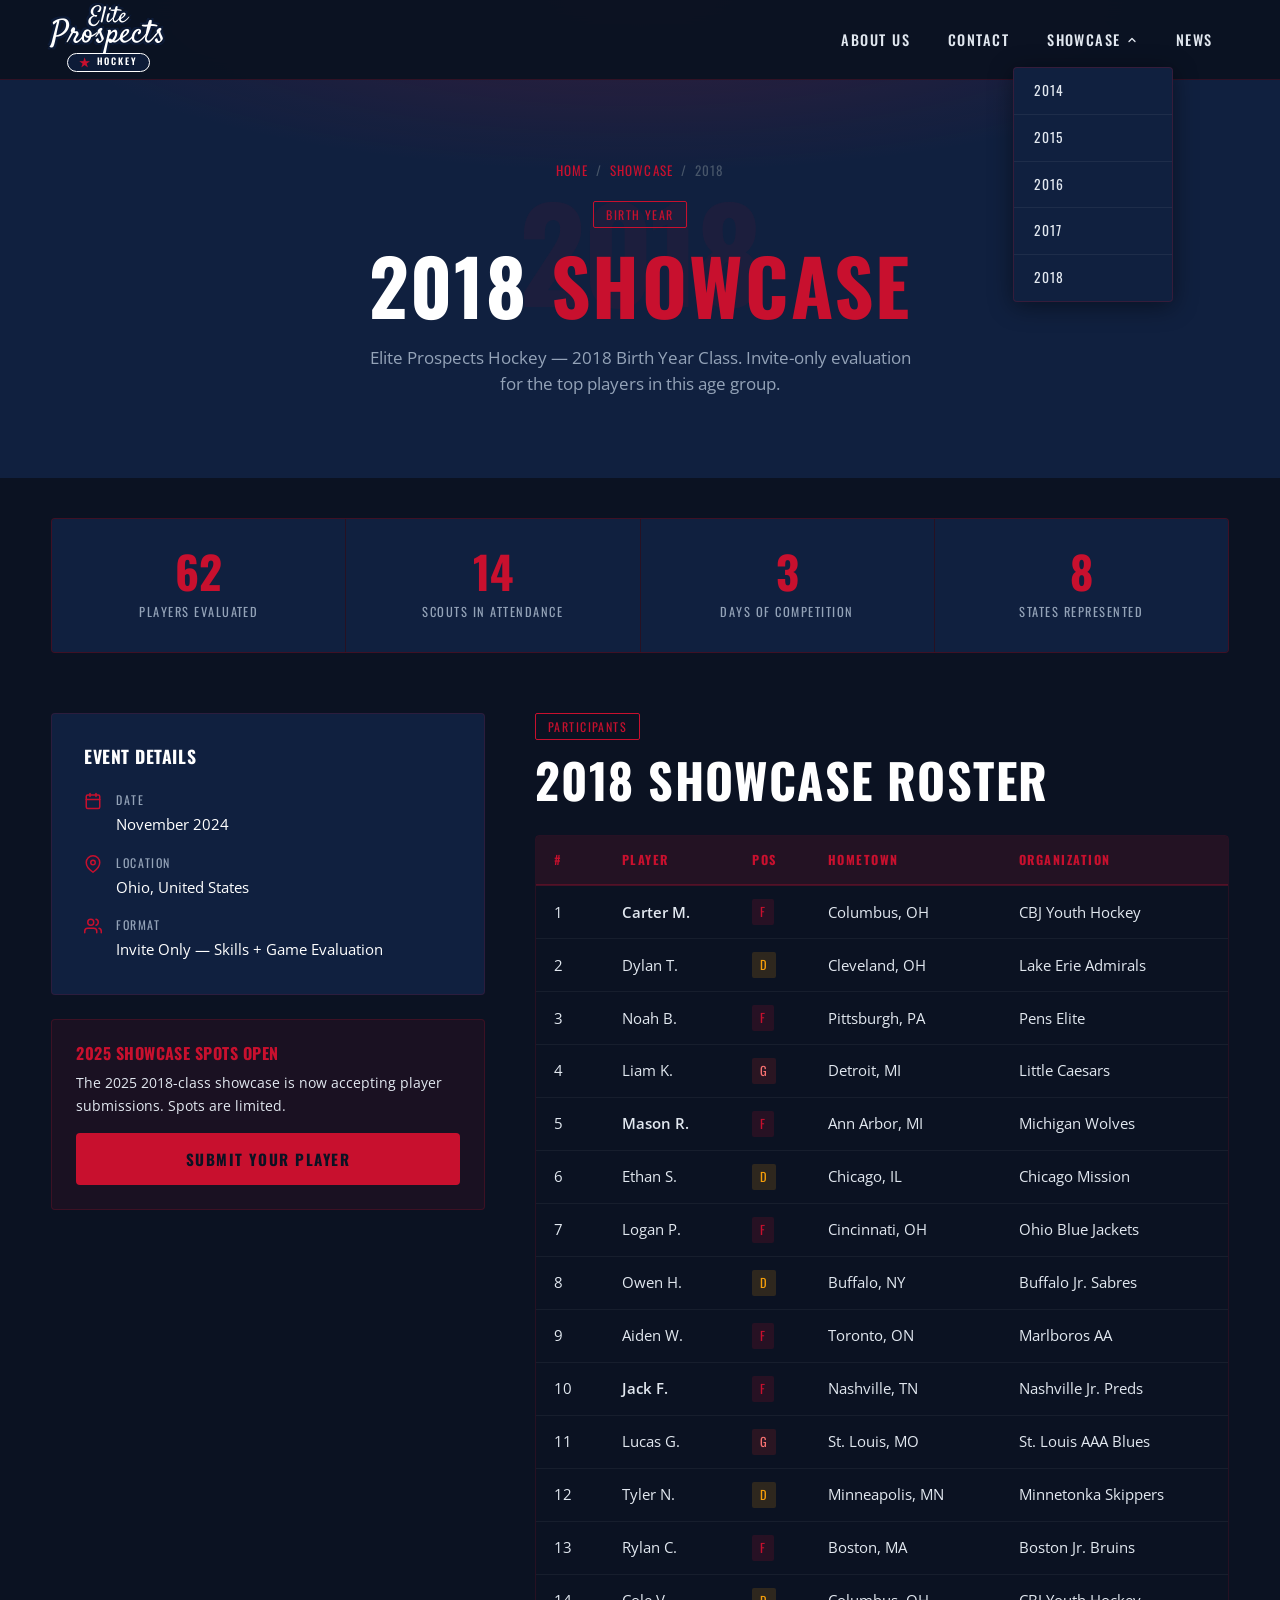
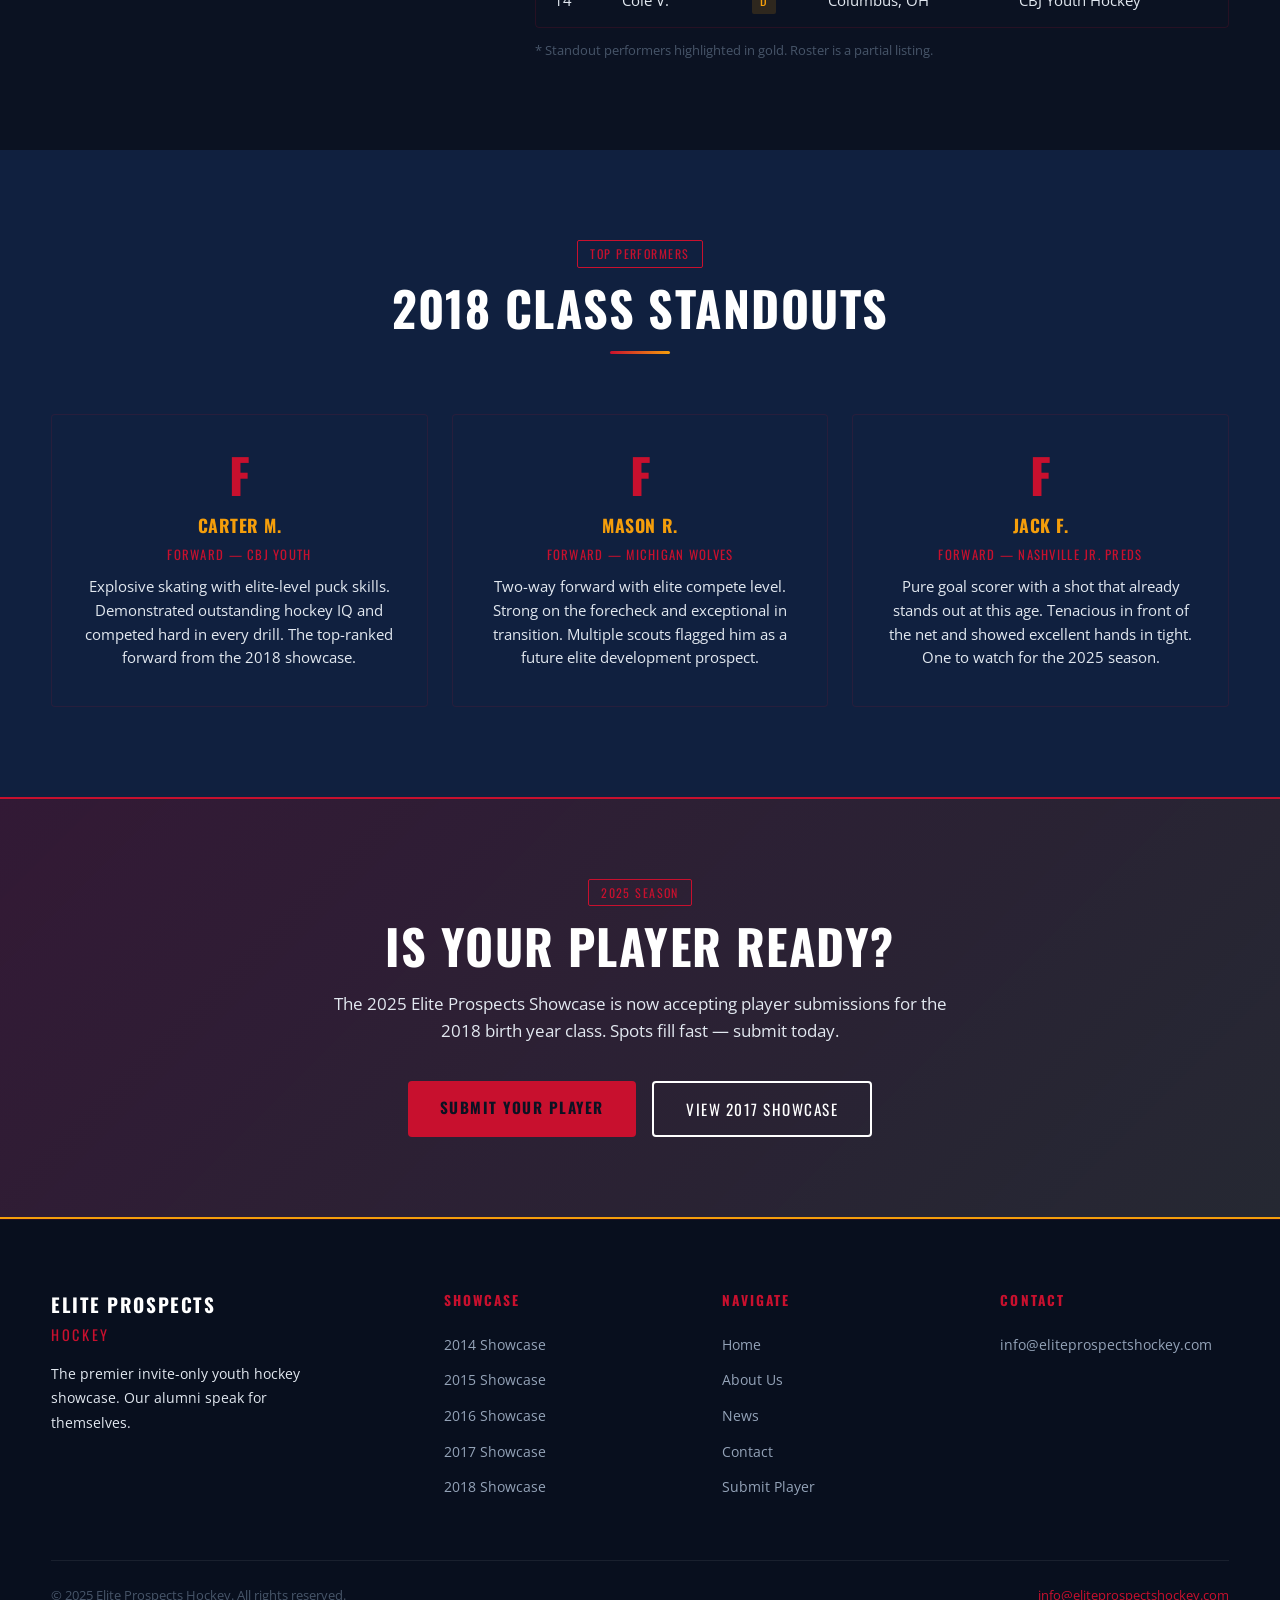
<file: showcase/2018.html>
<!DOCTYPE html>
<html lang="en">
<head>
  <meta charset="UTF-8">
  <meta name="viewport" content="width=device-width, initial-scale=1.0">
  <title>2018 Showcase | Elite Prospects Hockey</title>
  <meta name="description" content="Elite Prospects Hockey 2018 Birth Year Showcase — rosters, standouts, and event highlights.">
  <link rel="stylesheet" href="../css/styles.css">
  <link rel="icon" type="image/svg+xml" href="../images/logo.svg">
</head>
<body>

  <!-- ══ HEADER ══════════════════════════════════════════════ -->
  <header class="site-header">
    <nav class="nav-inner">
      <a href="../index.html" class="site-logo">
                <div class="logo-wordmark">
          <div class="logo-script">
            <span class="ls-elite">Elite</span>
            <span class="ls-prospects">Prospects</span>
          </div>
          <div class="logo-pill">
            <span class="logo-star">&#9733;</span>
            HOCKEY
          </div>
        </div>
      </a>
      <ul class="nav-links">
        <li><a href="../about.html">About Us</a></li>
        <li><a href="../contact.html">Contact</a></li>
        <li class="nav-dropdown open">
          <span class="dropdown-toggle active">Showcase
            <svg viewBox="0 0 24 24" fill="none" stroke="currentColor" stroke-width="2.5" stroke-linecap="round" stroke-linejoin="round">
              <polyline points="6 9 12 15 18 9"/>
            </svg>
          </span>
          <ul class="dropdown-menu">
            <li><a href="2014.html">2014</a></li>
            <li><a href="2015.html">2015</a></li>
            <li><a href="2016.html">2016</a></li>
            <li><a href="2017.html">2017</a></li>
            <li><a href="2018.html" class="active">2018</a></li>
          </ul>
        </li>
        <li><a href="../news.html">News</a></li>
      </ul>
      <button class="nav-toggle" aria-label="Toggle navigation" aria-expanded="false">
        <span></span><span></span><span></span>
      </button>
    </nav>
  </header>

  <!-- ══ SHOWCASE HERO ════════════════════════════════════════ -->
  <section class="showcase-hero">
    <div class="showcase-hero-bg"></div>
    <div class="showcase-year-badge">2018</div>
    <div class="showcase-hero-content container">
      <div class="breadcrumb">
        <a href="../index.html">Home</a><span>/</span>
        <a href="../index.html#showcase">Showcase</a><span>/</span>
        <span>2018</span>
      </div>
      <span class="tag">Birth Year</span>
      <h1 style="color:var(--white);">2018 <span style="color:var(--ice);">Showcase</span></h1>
      <p style="color:var(--gray-400); font-size:1.05rem; max-width:560px; margin:16px auto 0;">Elite Prospects Hockey — 2018 Birth Year Class. Invite-only evaluation for the top players in this age group.</p>
    </div>
  </section>

  <!-- ══ STATS ════════════════════════════════════════════════ -->
  <div class="container" style="margin-top:40px; margin-bottom:60px;">
    <div class="stats-row" style="border-radius:var(--radius);">
      <div class="stat-box">
        <div class="stat-number">62</div>
        <div class="stat-label">Players Evaluated</div>
      </div>
      <div class="stat-box">
        <div class="stat-number">14</div>
        <div class="stat-label">Scouts in Attendance</div>
      </div>
      <div class="stat-box">
        <div class="stat-number">3</div>
        <div class="stat-label">Days of Competition</div>
      </div>
      <div class="stat-box">
        <div class="stat-number">8</div>
        <div class="stat-label">States Represented</div>
      </div>
    </div>
  </div>

  <!-- ══ EVENT DETAILS ════════════════════════════════════════ -->
  <section class="section" style="padding-top:0;">
    <div class="container">
      <div style="display:grid; grid-template-columns:1fr 1.6fr; gap:50px; align-items:start;">

        <!-- Event info sidebar -->
        <div>
          <div style="background:var(--navy); border:1px solid rgba(200,16,46,.15); border-radius:var(--radius); padding:32px; margin-bottom:24px;">
            <h3 style="color:var(--white); font-size:1.1rem; margin-bottom:24px;">Event Details</h3>
            <ul style="display:flex; flex-direction:column; gap:16px;">
              <li style="display:flex; gap:14px; align-items:flex-start;">
                <svg width="18" height="18" viewBox="0 0 24 24" fill="none" stroke="var(--ice)" stroke-width="2" stroke-linecap="round" style="flex-shrink:0;margin-top:2px;">
                  <rect x="3" y="4" width="18" height="18" rx="2" ry="2"/><line x1="16" y1="2" x2="16" y2="6"/><line x1="8" y1="2" x2="8" y2="6"/><line x1="3" y1="10" x2="21" y2="10"/>
                </svg>
                <div>
                  <div style="font-family:var(--font-heading);font-size:.75rem;letter-spacing:.12em;color:var(--gray-400);text-transform:uppercase;margin-bottom:3px;">Date</div>
                  <div style="color:var(--white);font-size:.95rem;">November 2024</div>
                </div>
              </li>
              <li style="display:flex; gap:14px; align-items:flex-start;">
                <svg width="18" height="18" viewBox="0 0 24 24" fill="none" stroke="var(--ice)" stroke-width="2" stroke-linecap="round" style="flex-shrink:0;margin-top:2px;">
                  <path d="M21 10c0 7-9 13-9 13s-9-6-9-13a9 9 0 0 1 18 0z"/><circle cx="12" cy="10" r="3"/>
                </svg>
                <div>
                  <div style="font-family:var(--font-heading);font-size:.75rem;letter-spacing:.12em;color:var(--gray-400);text-transform:uppercase;margin-bottom:3px;">Location</div>
                  <div style="color:var(--white);font-size:.95rem;">Ohio, United States</div>
                </div>
              </li>
              <li style="display:flex; gap:14px; align-items:flex-start;">
                <svg width="18" height="18" viewBox="0 0 24 24" fill="none" stroke="var(--ice)" stroke-width="2" stroke-linecap="round" style="flex-shrink:0;margin-top:2px;">
                  <path d="M17 21v-2a4 4 0 0 0-4-4H5a4 4 0 0 0-4 4v2"/><circle cx="9" cy="7" r="4"/>
                  <path d="M23 21v-2a4 4 0 0 0-3-3.87M16 3.13a4 4 0 0 1 0 7.75"/>
                </svg>
                <div>
                  <div style="font-family:var(--font-heading);font-size:.75rem;letter-spacing:.12em;color:var(--gray-400);text-transform:uppercase;margin-bottom:3px;">Format</div>
                  <div style="color:var(--white);font-size:.95rem;">Invite Only — Skills + Game Evaluation</div>
                </div>
              </li>
            </ul>
          </div>

          <div style="background:rgba(200,16,46,.08); border:1px solid rgba(200,16,46,.2); border-radius:var(--radius); padding:24px;">
            <h4 style="color:var(--ice); margin-bottom:10px; font-size:1rem;">2025 Showcase Spots Open</h4>
            <p style="font-size:.88rem; color:var(--gray-200); margin-bottom:16px;">The 2025 2018-class showcase is now accepting player submissions. Spots are limited.</p>
            <a href="../index.html#submission" class="btn btn-primary" style="width:100%; text-align:center; display:block;">Submit Your Player</a>
          </div>
        </div>

        <!-- Roster table -->
        <div>
          <span class="tag">Participants</span>
          <h2 style="margin-bottom:28px;">2018 Showcase Roster</h2>
          <div class="roster-table-wrap">
            <table class="roster-table">
              <thead>
                <tr>
                  <th>#</th>
                  <th>Player</th>
                  <th>Pos</th>
                  <th>Hometown</th>
                  <th>Organization</th>
                </tr>
              </thead>
              <tbody>
                <tr><td>1</td><td class="standout">Carter M.</td><td><span class="player-pos pos-f">F</span></td><td>Columbus, OH</td><td>CBJ Youth Hockey</td></tr>
                <tr><td>2</td><td>Dylan T.</td><td><span class="player-pos pos-d">D</span></td><td>Cleveland, OH</td><td>Lake Erie Admirals</td></tr>
                <tr><td>3</td><td>Noah B.</td><td><span class="player-pos pos-f">F</span></td><td>Pittsburgh, PA</td><td>Pens Elite</td></tr>
                <tr><td>4</td><td>Liam K.</td><td><span class="player-pos pos-g">G</span></td><td>Detroit, MI</td><td>Little Caesars</td></tr>
                <tr><td>5</td><td class="standout">Mason R.</td><td><span class="player-pos pos-f">F</span></td><td>Ann Arbor, MI</td><td>Michigan Wolves</td></tr>
                <tr><td>6</td><td>Ethan S.</td><td><span class="player-pos pos-d">D</span></td><td>Chicago, IL</td><td>Chicago Mission</td></tr>
                <tr><td>7</td><td>Logan P.</td><td><span class="player-pos pos-f">F</span></td><td>Cincinnati, OH</td><td>Ohio Blue Jackets</td></tr>
                <tr><td>8</td><td>Owen H.</td><td><span class="player-pos pos-d">D</span></td><td>Buffalo, NY</td><td>Buffalo Jr. Sabres</td></tr>
                <tr><td>9</td><td>Aiden W.</td><td><span class="player-pos pos-f">F</span></td><td>Toronto, ON</td><td>Marlboros AA</td></tr>
                <tr><td>10</td><td class="standout">Jack F.</td><td><span class="player-pos pos-f">F</span></td><td>Nashville, TN</td><td>Nashville Jr. Preds</td></tr>
                <tr><td>11</td><td>Lucas G.</td><td><span class="player-pos pos-g">G</span></td><td>St. Louis, MO</td><td>St. Louis AAA Blues</td></tr>
                <tr><td>12</td><td>Tyler N.</td><td><span class="player-pos pos-d">D</span></td><td>Minneapolis, MN</td><td>Minnetonka Skippers</td></tr>
                <tr><td>13</td><td>Rylan C.</td><td><span class="player-pos pos-f">F</span></td><td>Boston, MA</td><td>Boston Jr. Bruins</td></tr>
                <tr><td>14</td><td>Cole V.</td><td><span class="player-pos pos-d">D</span></td><td>Columbus, OH</td><td>CBJ Youth Hockey</td></tr>
              </tbody>
            </table>
          </div>
          <p style="font-size:.8rem; color:var(--gray-600); margin-top:12px;">* Standout performers highlighted in gold. Roster is a partial listing.</p>
        </div>
      </div>
    </div>
  </section>

  <!-- ══ STANDOUTS ════════════════════════════════════════════ -->
  <section class="section section--dark">
    <div class="container">
      <div class="section-heading">
        <span class="tag">Top Performers</span>
        <h2>2018 Class Standouts</h2>
        <div class="ice-line"></div>
      </div>
      <div class="features-grid">
        <div class="feature-card">
          <div style="font-family:var(--font-heading);font-size:3rem;font-weight:700;color:var(--ice);line-height:1;margin-bottom:16px;">F</div>
          <h3 style="color:var(--gold);">Carter M.</h3>
          <p style="color:var(--ice);font-size:.8rem;font-family:var(--font-heading);letter-spacing:.1em;margin-bottom:10px;">FORWARD — CBJ YOUTH</p>
          <p>Explosive skating with elite-level puck skills. Demonstrated outstanding hockey IQ and competed hard in every drill. The top-ranked forward from the 2018 showcase.</p>
        </div>
        <div class="feature-card">
          <div style="font-family:var(--font-heading);font-size:3rem;font-weight:700;color:var(--ice);line-height:1;margin-bottom:16px;">F</div>
          <h3 style="color:var(--gold);">Mason R.</h3>
          <p style="color:var(--ice);font-size:.8rem;font-family:var(--font-heading);letter-spacing:.1em;margin-bottom:10px;">FORWARD — MICHIGAN WOLVES</p>
          <p>Two-way forward with elite compete level. Strong on the forecheck and exceptional in transition. Multiple scouts flagged him as a future elite development prospect.</p>
        </div>
        <div class="feature-card">
          <div style="font-family:var(--font-heading);font-size:3rem;font-weight:700;color:var(--ice);line-height:1;margin-bottom:16px;">F</div>
          <h3 style="color:var(--gold);">Jack F.</h3>
          <p style="color:var(--ice);font-size:.8rem;font-family:var(--font-heading);letter-spacing:.1em;margin-bottom:10px;">FORWARD — NASHVILLE JR. PREDS</p>
          <p>Pure goal scorer with a shot that already stands out at this age. Tenacious in front of the net and showed excellent hands in tight. One to watch for the 2025 season.</p>
        </div>
      </div>
    </div>
  </section>

  <!-- ══ NEXT YEAR CTA ════════════════════════════════════════ -->
  <section class="showcase-banner">
    <div class="container">
      <span class="tag">2025 Season</span>
      <h2>Is Your Player Ready?</h2>
      <p>The 2025 Elite Prospects Showcase is now accepting player submissions for the 2018 birth year class. Spots fill fast — submit today.</p>
      <div style="display:flex; gap:16px; justify-content:center; flex-wrap:wrap;">
        <a href="../index.html#submission" class="btn btn-primary">Submit Your Player</a>
        <a href="2017.html" class="btn btn-outline">View 2017 Showcase</a>
      </div>
    </div>
  </section>

  <!-- ══ FOOTER ═══════════════════════════════════════════════ -->
  <footer class="site-footer">
    <div class="container">
      <div class="footer-main">
        <div class="footer-brand">
          <div style="margin-bottom:16px;">
            <div style="font-family:'Oswald',sans-serif;font-size:1.2rem;letter-spacing:.08em;font-weight:700;color:var(--white);">ELITE PROSPECTS</div>
            <div style="font-family:'Oswald',sans-serif;font-size:.9rem;letter-spacing:.18em;color:var(--ice);margin-top:2px;">HOCKEY</div>
          </div>
          <p>The premier invite-only youth hockey showcase. Our alumni speak for themselves.</p>
        </div>
        <div class="footer-col">
          <h5>Showcase</h5>
          <ul>
            <li><a href="2014.html">2014 Showcase</a></li>
            <li><a href="2015.html">2015 Showcase</a></li>
            <li><a href="2016.html">2016 Showcase</a></li>
            <li><a href="2017.html">2017 Showcase</a></li>
            <li><a href="2018.html">2018 Showcase</a></li>
          </ul>
        </div>
        <div class="footer-col">
          <h5>Navigate</h5>
          <ul>
            <li><a href="../index.html">Home</a></li>
            <li><a href="../about.html">About Us</a></li>
            <li><a href="../news.html">News</a></li>
            <li><a href="../contact.html">Contact</a></li>
            <li><a href="../index.html#submission">Submit Player</a></li>
          </ul>
        </div>
        <div class="footer-col">
          <h5>Contact</h5>
          <ul>
            <li><a href="mailto:info@eliteprospectshockey.com">info@eliteprospectshockey.com</a></li>
          </ul>
        </div>
      </div>
      <div class="footer-bottom">
        <p>&copy; 2025 Elite Prospects Hockey. All rights reserved.</p>
        <p><a href="mailto:info@eliteprospectshockey.com">info@eliteprospectshockey.com</a></p>
      </div>
    </div>
  </footer>

  <script src="../js/main.js"></script>
</body>
</html>
</file>
<file: css/styles.css>
/* ============================================================
   ELITE PROSPECTS HOCKEY — Main Stylesheet
   ============================================================ */

@import url('https://fonts.googleapis.com/css2?family=Satisfy&family=Oswald:wght@400;500;600;700&family=Open+Sans:wght@300;400;600;700&display=swap');

/* ── Custom Properties ─────────────────────────────────────── */
:root {
  --dark:       #0b1222;
  --navy:       #10203f;
  --blue-deep:  #0d1b37;
  --ice:        #c8102e;
  --ice-light:  #e31e38;
  --ice-dim:    #8c0b1f;
  --gold:       #f59e0b;
  --gold-light: #fbbf24;
  --red:        #c8102e;
  --white:      #ffffff;
  --gray-100:   #f1f5f9;
  --gray-200:   #e2e8f0;
  --gray-400:   #94a3b8;
  --gray-600:   #475569;
  --gray-800:   #1e293b;

  --font-heading: 'Oswald', 'Impact', sans-serif;
  --font-body:    'Open Sans', sans-serif;

  --nav-height: 80px;
  --radius:     4px;
  --shadow:     0 4px 24px rgba(0,0,0,.45);
}

/* ── Reset ──────────────────────────────────────────────────── */
*, *::before, *::after { box-sizing: border-box; margin: 0; padding: 0; }

html { scroll-behavior: smooth; }

body {
  font-family: var(--font-body);
  background: var(--dark);
  color: var(--white);
  line-height: 1.6;
  -webkit-font-smoothing: antialiased;
}

img { max-width: 100%; display: block; }
a   { text-decoration: none; color: inherit; }
ul  { list-style: none; }

/* ── Typography ─────────────────────────────────────────────── */
h1, h2, h3, h4 {
  font-family: var(--font-heading);
  line-height: 1.15;
  letter-spacing: .03em;
  text-transform: uppercase;
}

h1 { font-size: clamp(2.4rem, 6vw, 5rem); }
h2 { font-size: clamp(1.8rem, 4vw, 3rem); }
h3 { font-size: clamp(1.3rem, 2.5vw, 1.9rem); }
h4 { font-size: 1.1rem; }

p { font-size: 1rem; color: var(--gray-200); }

/* ── Utility ────────────────────────────────────────────────── */
.container {
  width: min(1200px, 92%);
  margin-inline: auto;
}

.section { padding: 90px 0; }
.section--dark { background: var(--navy); }
.section--deeper { background: var(--blue-deep); }

.tag {
  display: inline-block;
  font-family: var(--font-heading);
  font-size: .75rem;
  letter-spacing: .12em;
  text-transform: uppercase;
  color: var(--ice);
  border: 1px solid var(--ice);
  padding: 3px 12px;
  border-radius: 2px;
  margin-bottom: 12px;
}

.section-heading {
  text-align: center;
  margin-bottom: 60px;
}

.section-heading h2 {
  color: var(--white);
  margin-bottom: 14px;
}

.section-heading p {
  max-width: 600px;
  margin-inline: auto;
  color: var(--gray-400);
}

.ice-line {
  width: 60px;
  height: 3px;
  background: linear-gradient(90deg, var(--ice), var(--gold));
  margin: 16px auto 0;
  border-radius: 2px;
}

/* ── Buttons ────────────────────────────────────────────────── */
.btn {
  display: inline-block;
  font-family: var(--font-heading);
  font-size: .95rem;
  letter-spacing: .1em;
  text-transform: uppercase;
  padding: 14px 32px;
  border-radius: var(--radius);
  border: none;
  cursor: pointer;
  transition: all .25s ease;
}

.btn-primary {
  background: var(--ice);
  color: var(--dark);
  font-weight: 700;
}
.btn-primary:hover { background: var(--ice-light); transform: translateY(-2px); box-shadow: 0 6px 20px rgba(200,16,46,.35); }

.btn-gold {
  background: var(--gold);
  color: var(--dark);
  font-weight: 700;
}
.btn-gold:hover { background: var(--gold-light); transform: translateY(-2px); box-shadow: 0 6px 20px rgba(245,158,11,.35); }

.btn-outline {
  background: transparent;
  color: var(--white);
  border: 2px solid var(--white);
}
.btn-outline:hover { background: var(--white); color: var(--dark); transform: translateY(-2px); }

.btn-outline-ice {
  background: transparent;
  color: var(--ice);
  border: 2px solid var(--ice);
}
.btn-outline-ice:hover { background: var(--ice); color: var(--dark); }

/* ── HEADER / NAV ───────────────────────────────────────────── */
.site-header {
  position: fixed;
  top: 0;
  left: 0;
  width: 100%;
  z-index: 1000;
  background: rgba(11, 18, 34, .96);
  backdrop-filter: blur(12px);
  -webkit-backdrop-filter: blur(12px);
  border-bottom: 1px solid rgba(200,16,46,.2);
  height: var(--nav-height);
  display: flex;
  align-items: center;
  overflow: visible;
}

.nav-inner {
  display: flex;
  align-items: center;
  justify-content: space-between;
  width: min(1200px, 92%);
  margin-inline: auto;
  height: 100%;
}

/* Logo – script wordmark matching original brand */
.site-logo {
  display: flex;
  align-items: center;
  flex-shrink: 0;
  text-decoration: none;
}

.logo-wordmark {
  display: flex;
  flex-direction: column;
  align-items: center;
  line-height: 1;
}

.logo-script {
  display: flex;
  flex-direction: column;
  align-items: center;
  line-height: 0.82;
}

.ls-elite {
  font-family: 'Satisfy', cursive;
  font-size: 1.45rem;
  color: var(--white);
  text-shadow:
    -2px -2px 0 #0d1b37,
     2px -2px 0 #0d1b37,
    -2px  2px 0 #0d1b37,
     2px  2px 0 #0d1b37;
}

.ls-prospects {
  font-family: 'Satisfy', cursive;
  font-size: 2rem;
  color: var(--white);
  text-shadow:
    -2px -2px 0 #0d1b37,
     2px -2px 0 #0d1b37,
    -2px  2px 0 #0d1b37,
     2px  2px 0 #0d1b37;
  margin-top: -4px;
}

.logo-pill {
  background: #0d1b37;
  border: 1.5px solid var(--white);
  border-radius: 20px;
  padding: 2px 11px 3px;
  font-family: var(--font-heading);
  font-size: 0.58rem;
  font-weight: 600;
  letter-spacing: 0.2em;
  text-transform: uppercase;
  color: var(--white);
  display: flex;
  align-items: center;
  gap: 5px;
  margin-top: 5px;
  white-space: nowrap;
}

.logo-star {
  color: var(--ice);
  font-size: 0.72rem;
  line-height: 1;
}

/* Nav Links */
.nav-links {
  display: flex;
  align-items: center;
  gap: 6px;
}

.nav-links > li > a,
.nav-links > li > span {
  display: block;
  font-family: var(--font-heading);
  font-size: .9rem;
  font-weight: 500;
  letter-spacing: .1em;
  text-transform: uppercase;
  color: var(--gray-200);
  padding: 8px 16px;
  border-radius: var(--radius);
  transition: color .2s, background .2s;
  cursor: pointer;
  white-space: nowrap;
}

.nav-links > li > a:hover,
.nav-links > li > span:hover {
  color: var(--ice);
  background: rgba(200,16,46,.08);
}

.nav-links > li > a.active { color: var(--ice); }

/* Dropdown */
.nav-dropdown {
  position: relative;
}

.dropdown-toggle {
  display: flex;
  align-items: center;
  gap: 6px;
}

.dropdown-toggle svg {
  width: 12px;
  height: 12px;
  transition: transform .25s;
}

.nav-dropdown:hover .dropdown-toggle svg,
.nav-dropdown.open .dropdown-toggle svg {
  transform: rotate(180deg);
}

.dropdown-menu {
  position: absolute;
  top: calc(100% + 8px);
  left: 50%;
  transform: translateX(-50%);
  background: var(--navy);
  border: 1px solid rgba(200,16,46,.2);
  border-radius: var(--radius);
  min-width: 160px;
  box-shadow: var(--shadow);
  opacity: 0;
  visibility: hidden;
  transform: translateX(-50%) translateY(-8px);
  transition: opacity .25s, visibility .25s, transform .25s;
}

.nav-dropdown:hover .dropdown-menu,
.nav-dropdown.open .dropdown-menu {
  opacity: 1;
  visibility: visible;
  transform: translateX(-50%) translateY(0);
}

.dropdown-menu li a {
  display: block;
  font-family: var(--font-heading);
  font-size: .85rem;
  letter-spacing: .08em;
  text-transform: uppercase;
  color: var(--gray-200);
  padding: 12px 20px;
  border-bottom: 1px solid rgba(255,255,255,.06);
  transition: color .2s, background .2s, padding-left .2s;
}

.dropdown-menu li:last-child a { border-bottom: none; }
.dropdown-menu li a:hover { color: var(--ice); background: rgba(200,16,46,.08); padding-left: 28px; }

/* Mobile toggle */
.nav-toggle {
  display: none;
  background: none;
  border: none;
  cursor: pointer;
  padding: 8px;
}

.nav-toggle span {
  display: block;
  width: 26px;
  height: 2px;
  background: var(--white);
  margin: 5px 0;
  transition: all .3s;
  border-radius: 2px;
}

.nav-toggle.active span:nth-child(1) { transform: translateY(7px) rotate(45deg); }
.nav-toggle.active span:nth-child(2) { opacity: 0; }
.nav-toggle.active span:nth-child(3) { transform: translateY(-7px) rotate(-45deg); }

/* ── HERO ───────────────────────────────────────────────────── */
.hero {
  position: relative;
  min-height: 100vh;
  display: flex;
  align-items: center;
  justify-content: center;
  text-align: center;
  overflow: hidden;
  padding-top: var(--nav-height);
}

.hero-bg {
  position: absolute;
  inset: 0;
  background:
    radial-gradient(ellipse 80% 60% at 50% 0%, rgba(200,16,46,.18) 0%, transparent 60%),
    radial-gradient(ellipse 60% 40% at 80% 80%, rgba(245,158,11,.1) 0%, transparent 50%),
    linear-gradient(180deg, #0b1222 0%, #0a1525 50%, #0b1222 100%);
}

/* Ice grid pattern overlay */
.hero-bg::before {
  content: '';
  position: absolute;
  inset: 0;
  background-image:
    linear-gradient(rgba(200,16,46,.05) 1px, transparent 1px),
    linear-gradient(90deg, rgba(200,16,46,.05) 1px, transparent 1px);
  background-size: 60px 60px;
  mask-image: radial-gradient(ellipse 80% 80% at 50% 50%, black 30%, transparent 70%);
}

.hero-content {
  position: relative;
  z-index: 1;
  max-width: 860px;
  padding: 60px 20px;
}

.hero-eyebrow {
  font-family: var(--font-heading);
  font-size: .85rem;
  letter-spacing: .25em;
  text-transform: uppercase;
  color: var(--gold);
  margin-bottom: 20px;
  display: flex;
  align-items: center;
  justify-content: center;
  gap: 12px;
}

.hero-eyebrow::before,
.hero-eyebrow::after {
  content: '';
  width: 40px;
  height: 1px;
  background: var(--gold);
  opacity: .6;
}

.hero h1 {
  color: var(--white);
  margin-bottom: 12px;
}

.hero h1 span { color: var(--ice); }

.hero-sub {
  font-family: var(--font-heading);
  font-size: clamp(1rem, 2.5vw, 1.5rem);
  letter-spacing: .2em;
  color: var(--gold);
  text-transform: uppercase;
  margin-bottom: 28px;
}

.hero-text {
  font-size: 1.1rem;
  color: var(--gray-200);
  max-width: 620px;
  margin: 0 auto 40px;
  line-height: 1.75;
}

.hero-actions {
  display: flex;
  gap: 16px;
  justify-content: center;
  flex-wrap: wrap;
}

.hero-scroll {
  position: absolute;
  bottom: 32px;
  left: 50%;
  transform: translateX(-50%);
  display: flex;
  flex-direction: column;
  align-items: center;
  gap: 8px;
  color: var(--gray-400);
  font-size: .75rem;
  letter-spacing: .15em;
  text-transform: uppercase;
  animation: bounce 2s infinite;
}

.hero-scroll svg { width: 20px; height: 20px; }

@keyframes bounce {
  0%, 100% { transform: translateX(-50%) translateY(0); }
  50% { transform: translateX(-50%) translateY(8px); }
}

/* ── PAGE HERO (inner pages) ────────────────────────────────── */
.page-hero {
  padding: calc(var(--nav-height) + 60px) 0 60px;
  background:
    linear-gradient(180deg, rgba(200,16,46,.12) 0%, transparent 100%),
    var(--navy);
  border-bottom: 1px solid rgba(200,16,46,.15);
  text-align: center;
}

.page-hero h1 { color: var(--white); margin-bottom: 14px; }
.page-hero p { color: var(--gray-400); font-size: 1.1rem; }

.breadcrumb {
  display: flex;
  align-items: center;
  justify-content: center;
  gap: 8px;
  font-size: .82rem;
  color: var(--gray-400);
  margin-bottom: 20px;
  font-family: var(--font-heading);
  letter-spacing: .08em;
  text-transform: uppercase;
}

.breadcrumb a { color: var(--ice); }
.breadcrumb a:hover { text-decoration: underline; }
.breadcrumb span { color: var(--gray-600); }

/* ── ABOUT STRIP ────────────────────────────────────────────── */
.about-strip {
  background: var(--navy);
  border-top: 3px solid var(--ice);
  border-bottom: 1px solid rgba(200,16,46,.15);
}

.about-strip .container {
  display: grid;
  grid-template-columns: 1fr 1fr;
  gap: 60px;
  align-items: center;
  padding: 80px 0;
}

.about-strip .visual {
  position: relative;
  border-radius: var(--radius);
  overflow: hidden;
}

.about-puck-art {
  width: 100%;
  aspect-ratio: 4/3;
  background: var(--blue-deep);
  border-radius: var(--radius);
  border: 1px solid rgba(200,16,46,.2);
  display: flex;
  align-items: center;
  justify-content: center;
}

.about-strip .content { }
.about-strip h2 { color: var(--white); margin-bottom: 20px; }
.about-strip p { margin-bottom: 20px; }

/* ── FEATURE CARDS ──────────────────────────────────────────── */
.features-grid {
  display: grid;
  grid-template-columns: repeat(auto-fit, minmax(250px, 1fr));
  gap: 24px;
}

.feature-card {
  background: var(--navy);
  border: 1px solid rgba(200,16,46,.12);
  border-radius: var(--radius);
  padding: 36px 28px;
  text-align: center;
  transition: border-color .3s, transform .3s, box-shadow .3s;
}

.feature-card:hover {
  border-color: var(--ice);
  transform: translateY(-4px);
  box-shadow: 0 12px 40px rgba(200,16,46,.15);
}

.feature-icon {
  width: 64px;
  height: 64px;
  margin: 0 auto 20px;
  background: rgba(200,16,46,.1);
  border-radius: 50%;
  display: flex;
  align-items: center;
  justify-content: center;
}

.feature-icon svg { width: 32px; height: 32px; color: var(--ice); }

.feature-card h3 {
  font-size: 1.1rem;
  color: var(--white);
  margin-bottom: 10px;
}

.feature-card p { font-size: .92rem; }

/* ── NEWS CARDS ─────────────────────────────────────────────── */
.news-grid {
  display: grid;
  grid-template-columns: repeat(auto-fill, minmax(320px, 1fr));
  gap: 28px;
}

.news-card {
  background: var(--navy);
  border: 1px solid rgba(200,16,46,.1);
  border-radius: var(--radius);
  overflow: hidden;
  transition: border-color .3s, transform .3s, box-shadow .3s;
}

.news-card:hover {
  border-color: var(--ice);
  transform: translateY(-4px);
  box-shadow: 0 12px 40px rgba(200,16,46,.15);
}

.news-card-img {
  height: 200px;
  overflow: hidden;
  background: var(--blue-deep);
  display: flex;
  align-items: center;
  justify-content: center;
  position: relative;
}

.news-card-img .news-img-art { width: 100%; height: 100%; }

.news-card-body { padding: 24px; }

.news-meta {
  display: flex;
  align-items: center;
  gap: 12px;
  margin-bottom: 12px;
}

.news-cat {
  font-family: var(--font-heading);
  font-size: .7rem;
  letter-spacing: .12em;
  text-transform: uppercase;
  color: var(--ice);
  background: rgba(200,16,46,.1);
  padding: 3px 10px;
  border-radius: 2px;
}

.news-date {
  font-size: .78rem;
  color: var(--gray-400);
}

.news-card h3 {
  font-size: 1.15rem;
  color: var(--white);
  margin-bottom: 10px;
  line-height: 1.3;
}

.news-card p { font-size: .9rem; color: var(--gray-400); margin-bottom: 18px; }

.news-card .read-more {
  font-family: var(--font-heading);
  font-size: .8rem;
  letter-spacing: .1em;
  text-transform: uppercase;
  color: var(--ice);
  display: flex;
  align-items: center;
  gap: 6px;
  transition: gap .2s;
}

.news-card .read-more:hover { gap: 10px; }

/* ── SHOWCASE BANNER ────────────────────────────────────────── */
.showcase-banner {
  background:
    linear-gradient(135deg, rgba(200,16,46,.2) 0%, rgba(245,158,11,.1) 100%),
    var(--blue-deep);
  border-top: 2px solid var(--ice);
  border-bottom: 2px solid var(--gold);
  text-align: center;
  padding: 80px 0;
}

.showcase-banner h2 { color: var(--white); margin-bottom: 18px; }
.showcase-banner p { color: var(--gray-200); max-width: 620px; margin: 0 auto 36px; font-size: 1.05rem; }

.year-tags {
  display: flex;
  gap: 12px;
  justify-content: center;
  flex-wrap: wrap;
  margin-bottom: 36px;
}

.year-tag {
  font-family: var(--font-heading);
  font-size: 1rem;
  letter-spacing: .1em;
  color: var(--white);
  background: rgba(200,16,46,.15);
  border: 1px solid rgba(200,16,46,.3);
  padding: 8px 24px;
  border-radius: var(--radius);
  transition: all .25s;
  cursor: pointer;
  display: inline-block;
}

.year-tag:hover, .year-tag.active {
  background: var(--ice);
  color: var(--dark);
  border-color: var(--ice);
}

/* ── SUBMISSION FORM SECTION ────────────────────────────────── */
.submission-section {
  background: var(--navy);
}

.form-wrapper {
  max-width: 720px;
  margin-inline: auto;
}

.form-grid {
  display: grid;
  grid-template-columns: 1fr 1fr;
  gap: 20px;
}

.form-group {
  display: flex;
  flex-direction: column;
  gap: 8px;
}

.form-group.full { grid-column: 1 / -1; }

.form-group label {
  font-family: var(--font-heading);
  font-size: .82rem;
  letter-spacing: .1em;
  text-transform: uppercase;
  color: var(--gray-400);
}

.form-group input,
.form-group select,
.form-group textarea {
  background: var(--blue-deep);
  border: 1px solid rgba(200,16,46,.2);
  border-radius: var(--radius);
  color: var(--white);
  font-family: var(--font-body);
  font-size: .95rem;
  padding: 12px 16px;
  outline: none;
  transition: border-color .25s, box-shadow .25s;
  width: 100%;
}

.form-group input::placeholder,
.form-group textarea::placeholder { color: var(--gray-600); }

.form-group input:focus,
.form-group select:focus,
.form-group textarea:focus {
  border-color: var(--ice);
  box-shadow: 0 0 0 3px rgba(200,16,46,.12);
}

.form-group select option { background: var(--navy); }
.form-group textarea { resize: vertical; min-height: 120px; }

.form-note {
  font-size: .82rem;
  color: var(--gray-600);
  margin-top: 6px;
}

/* ── SHOWCASE PAGE ──────────────────────────────────────────── */
.showcase-hero {
  position: relative;
  padding: calc(var(--nav-height) + 80px) 0 80px;
  text-align: center;
  overflow: hidden;
}

.showcase-hero-bg {
  position: absolute;
  inset: 0;
  background:
    radial-gradient(ellipse 80% 60% at 50% 0%, rgba(200,16,46,.2) 0%, transparent 60%),
    var(--navy);
}

.showcase-year-badge {
  display: inline-block;
  font-family: var(--font-heading);
  font-size: 8rem;
  font-weight: 700;
  color: rgba(200,16,46,.07);
  position: absolute;
  top: 50%;
  left: 50%;
  transform: translate(-50%, -45%);
  pointer-events: none;
  white-space: nowrap;
  letter-spacing: -.02em;
}

.showcase-hero-content { position: relative; z-index: 1; }

.roster-table-wrap {
  overflow-x: auto;
  border-radius: var(--radius);
  border: 1px solid rgba(200,16,46,.15);
}

.roster-table {
  width: 100%;
  border-collapse: collapse;
  font-size: .92rem;
}

.roster-table thead {
  background: rgba(200,16,46,.12);
}

.roster-table th {
  font-family: var(--font-heading);
  font-size: .78rem;
  letter-spacing: .12em;
  text-transform: uppercase;
  color: var(--ice);
  padding: 14px 18px;
  text-align: left;
  border-bottom: 2px solid rgba(200,16,46,.3);
}

.roster-table td {
  padding: 13px 18px;
  border-bottom: 1px solid rgba(255,255,255,.05);
  color: var(--gray-200);
}

.roster-table tbody tr:last-child td { border-bottom: none; }

.roster-table tbody tr:hover { background: rgba(200,16,46,.05); }

.player-pos {
  font-family: var(--font-heading);
  font-size: .78rem;
  letter-spacing: .1em;
  padding: 3px 8px;
  border-radius: 2px;
  display: inline-block;
}

.pos-f { background: rgba(200,16,46,.15); color: var(--ice); }
.pos-d { background: rgba(245,158,11,.15); color: var(--gold); }
.pos-g { background: rgba(220,38,38,.15); color: #f87171; }

.standout { color: var(--gold); font-weight: 600; }

/* ── STATS ROW ──────────────────────────────────────────────── */
.stats-row {
  display: grid;
  grid-template-columns: repeat(auto-fit, minmax(160px, 1fr));
  gap: 1px;
  background: rgba(200,16,46,.15);
  border: 1px solid rgba(200,16,46,.15);
  border-radius: var(--radius);
  overflow: hidden;
  margin-bottom: 60px;
}

.stat-box {
  background: var(--navy);
  padding: 30px 20px;
  text-align: center;
}

.stat-number {
  font-family: var(--font-heading);
  font-size: 2.8rem;
  font-weight: 700;
  color: var(--ice);
  line-height: 1;
  margin-bottom: 8px;
}

.stat-label {
  font-size: .78rem;
  letter-spacing: .12em;
  text-transform: uppercase;
  color: var(--gray-400);
  font-family: var(--font-heading);
}

/* ── ABOUT PAGE ─────────────────────────────────────────────── */
.about-grid {
  display: grid;
  grid-template-columns: 1fr 1fr;
  gap: 60px;
  align-items: center;
}

.about-visual {
  aspect-ratio: 4/3;
  border-radius: var(--radius);
  background: var(--blue-deep);
  border: 1px solid rgba(200,16,46,.2);
  display: flex;
  align-items: center;
  justify-content: center;
  overflow: hidden;
}

.mission-list {
  display: flex;
  flex-direction: column;
  gap: 16px;
  margin-top: 24px;
}

.mission-item {
  display: flex;
  gap: 16px;
  align-items: flex-start;
}

.mission-icon {
  flex-shrink: 0;
  width: 40px;
  height: 40px;
  background: rgba(200,16,46,.1);
  border-radius: 50%;
  display: flex;
  align-items: center;
  justify-content: center;
}

.mission-icon svg { width: 20px; height: 20px; color: var(--ice); }

.mission-item h4 { color: var(--white); margin-bottom: 4px; }
.mission-item p { font-size: .9rem; }

.timeline {
  position: relative;
  padding-left: 32px;
}

.timeline::before {
  content: '';
  position: absolute;
  left: 8px;
  top: 0;
  bottom: 0;
  width: 2px;
  background: linear-gradient(180deg, var(--ice), var(--gold));
}

.timeline-item {
  position: relative;
  margin-bottom: 32px;
}

.timeline-item::before {
  content: '';
  position: absolute;
  left: -28px;
  top: 6px;
  width: 10px;
  height: 10px;
  border-radius: 50%;
  background: var(--ice);
  border: 2px solid var(--dark);
}

.timeline-year {
  font-family: var(--font-heading);
  font-size: .78rem;
  letter-spacing: .15em;
  color: var(--gold);
  text-transform: uppercase;
  margin-bottom: 4px;
}

.timeline-item h4 { color: var(--white); margin-bottom: 6px; }
.timeline-item p { font-size: .9rem; }

/* ── CONTACT PAGE ───────────────────────────────────────────── */
.contact-grid {
  display: grid;
  grid-template-columns: 1fr 1.6fr;
  gap: 60px;
}

.contact-info h3 { color: var(--white); margin-bottom: 28px; font-size: 1.3rem; }

.contact-item {
  display: flex;
  gap: 16px;
  align-items: flex-start;
  margin-bottom: 28px;
}

.contact-item-icon {
  flex-shrink: 0;
  width: 44px;
  height: 44px;
  background: rgba(200,16,46,.1);
  border-radius: 50%;
  display: flex;
  align-items: center;
  justify-content: center;
  border: 1px solid rgba(200,16,46,.2);
}

.contact-item-icon svg { width: 20px; height: 20px; color: var(--ice); }

.contact-item-text h4 { color: var(--white); font-size: .95rem; margin-bottom: 4px; }
.contact-item-text p { font-size: .9rem; }

.social-links {
  display: flex;
  gap: 12px;
  margin-top: 32px;
}

.social-link {
  width: 44px;
  height: 44px;
  background: rgba(255,255,255,.05);
  border: 1px solid rgba(255,255,255,.1);
  border-radius: var(--radius);
  display: flex;
  align-items: center;
  justify-content: center;
  transition: all .25s;
}

.social-link:hover {
  background: var(--ice);
  border-color: var(--ice);
}

.social-link svg { width: 20px; height: 20px; }

/* ── NEWS PAGE ──────────────────────────────────────────────── */
.news-filters {
  display: flex;
  gap: 12px;
  flex-wrap: wrap;
  margin-bottom: 40px;
}

.filter-btn {
  font-family: var(--font-heading);
  font-size: .8rem;
  letter-spacing: .1em;
  text-transform: uppercase;
  padding: 8px 20px;
  border: 1px solid rgba(255,255,255,.15);
  border-radius: var(--radius);
  background: transparent;
  color: var(--gray-400);
  cursor: pointer;
  transition: all .25s;
}

.filter-btn:hover, .filter-btn.active {
  border-color: var(--ice);
  color: var(--ice);
  background: rgba(200,16,46,.08);
}

/* ── FOOTER ─────────────────────────────────────────────────── */
.site-footer {
  background: #080f1e;
  border-top: 1px solid rgba(200,16,46,.15);
}

.footer-main {
  padding: 70px 0 50px;
  display: grid;
  grid-template-columns: 1.5fr 1fr 1fr 1fr;
  gap: 50px;
}

.footer-brand .logo-text { margin-bottom: 18px; }
.footer-brand p { font-size: .9rem; max-width: 260px; line-height: 1.7; }

.footer-col h5 {
  font-family: var(--font-heading);
  font-size: .85rem;
  letter-spacing: .15em;
  text-transform: uppercase;
  color: var(--ice);
  margin-bottom: 20px;
}

.footer-col ul li {
  margin-bottom: 10px;
}

.footer-col ul li a {
  font-size: .9rem;
  color: var(--gray-400);
  transition: color .2s;
}

.footer-col ul li a:hover { color: var(--white); }

.footer-bottom {
  border-top: 1px solid rgba(255,255,255,.07);
  padding: 24px 0;
  display: flex;
  align-items: center;
  justify-content: space-between;
  flex-wrap: wrap;
  gap: 12px;
}

.footer-bottom p {
  font-size: .82rem;
  color: var(--gray-600);
}

.footer-bottom a { color: var(--ice); }

/* ── ALERT / SUCCESS BANNER ─────────────────────────────────── */
.alert {
  padding: 14px 20px;
  border-radius: var(--radius);
  margin-bottom: 20px;
  font-size: .92rem;
}

.alert-success {
  background: rgba(34,197,94,.12);
  border: 1px solid rgba(34,197,94,.3);
  color: #86efac;
}

/* ── RESPONSIVE ─────────────────────────────────────────────── */
@media (max-width: 1024px) {
  .footer-main { grid-template-columns: 1fr 1fr; }
}

@media (max-width: 768px) {
  :root { --nav-height: 70px; }

  .nav-links {
    position: fixed;
    top: var(--nav-height);
    left: 0;
    width: 100%;
    flex-direction: column;
    background: var(--dark);
    border-bottom: 1px solid rgba(200,16,46,.2);
    padding: 20px 0 30px;
    gap: 0;
    transform: translateY(-110%);
    transition: transform .35s cubic-bezier(.4,0,.2,1);
    align-items: stretch;
  }

  .nav-links.open { transform: translateY(0); }

  .nav-links > li > a,
  .nav-links > li > span {
    padding: 13px 28px;
    border-radius: 0;
    border-bottom: 1px solid rgba(255,255,255,.04);
    font-size: 1rem;
  }

  .nav-dropdown { position: static; }

  .dropdown-menu {
    position: static;
    transform: none !important;
    opacity: 1 !important;
    visibility: visible !important;
    box-shadow: none;
    border: none;
    border-radius: 0;
    background: rgba(200,16,46,.05);
    display: none;
  }

  .nav-dropdown.open .dropdown-menu { display: block; }

  .dropdown-menu li a { padding: 11px 28px 11px 42px; }

  .nav-toggle { display: flex; flex-direction: column; }

  .about-strip .container { grid-template-columns: 1fr; gap: 40px; }
  .about-strip .visual { order: -1; }

  .about-grid { grid-template-columns: 1fr; gap: 40px; }
  .contact-grid { grid-template-columns: 1fr; gap: 40px; }
  .form-grid { grid-template-columns: 1fr; }

  .footer-main { grid-template-columns: 1fr; gap: 36px; }
  .footer-bottom { flex-direction: column; text-align: center; }

  .hero-actions { flex-direction: column; align-items: center; }
  .stats-row { grid-template-columns: 1fr 1fr; }

  /* Shrink logo so it fits inside the 70px mobile nav */
  .ls-elite      { font-size: 1.05rem; }
  .ls-prospects  { font-size: 1.45rem; margin-top: -3px; }
  .logo-pill     { font-size: 0.5rem; padding: 1px 8px 2px; margin-top: 3px; }
}

@media (max-width: 480px) {
  .news-grid { grid-template-columns: 1fr; }
  .features-grid { grid-template-columns: 1fr; }
  .year-tags { gap: 8px; }
  .stats-row { grid-template-columns: 1fr 1fr; }
}
</file>
